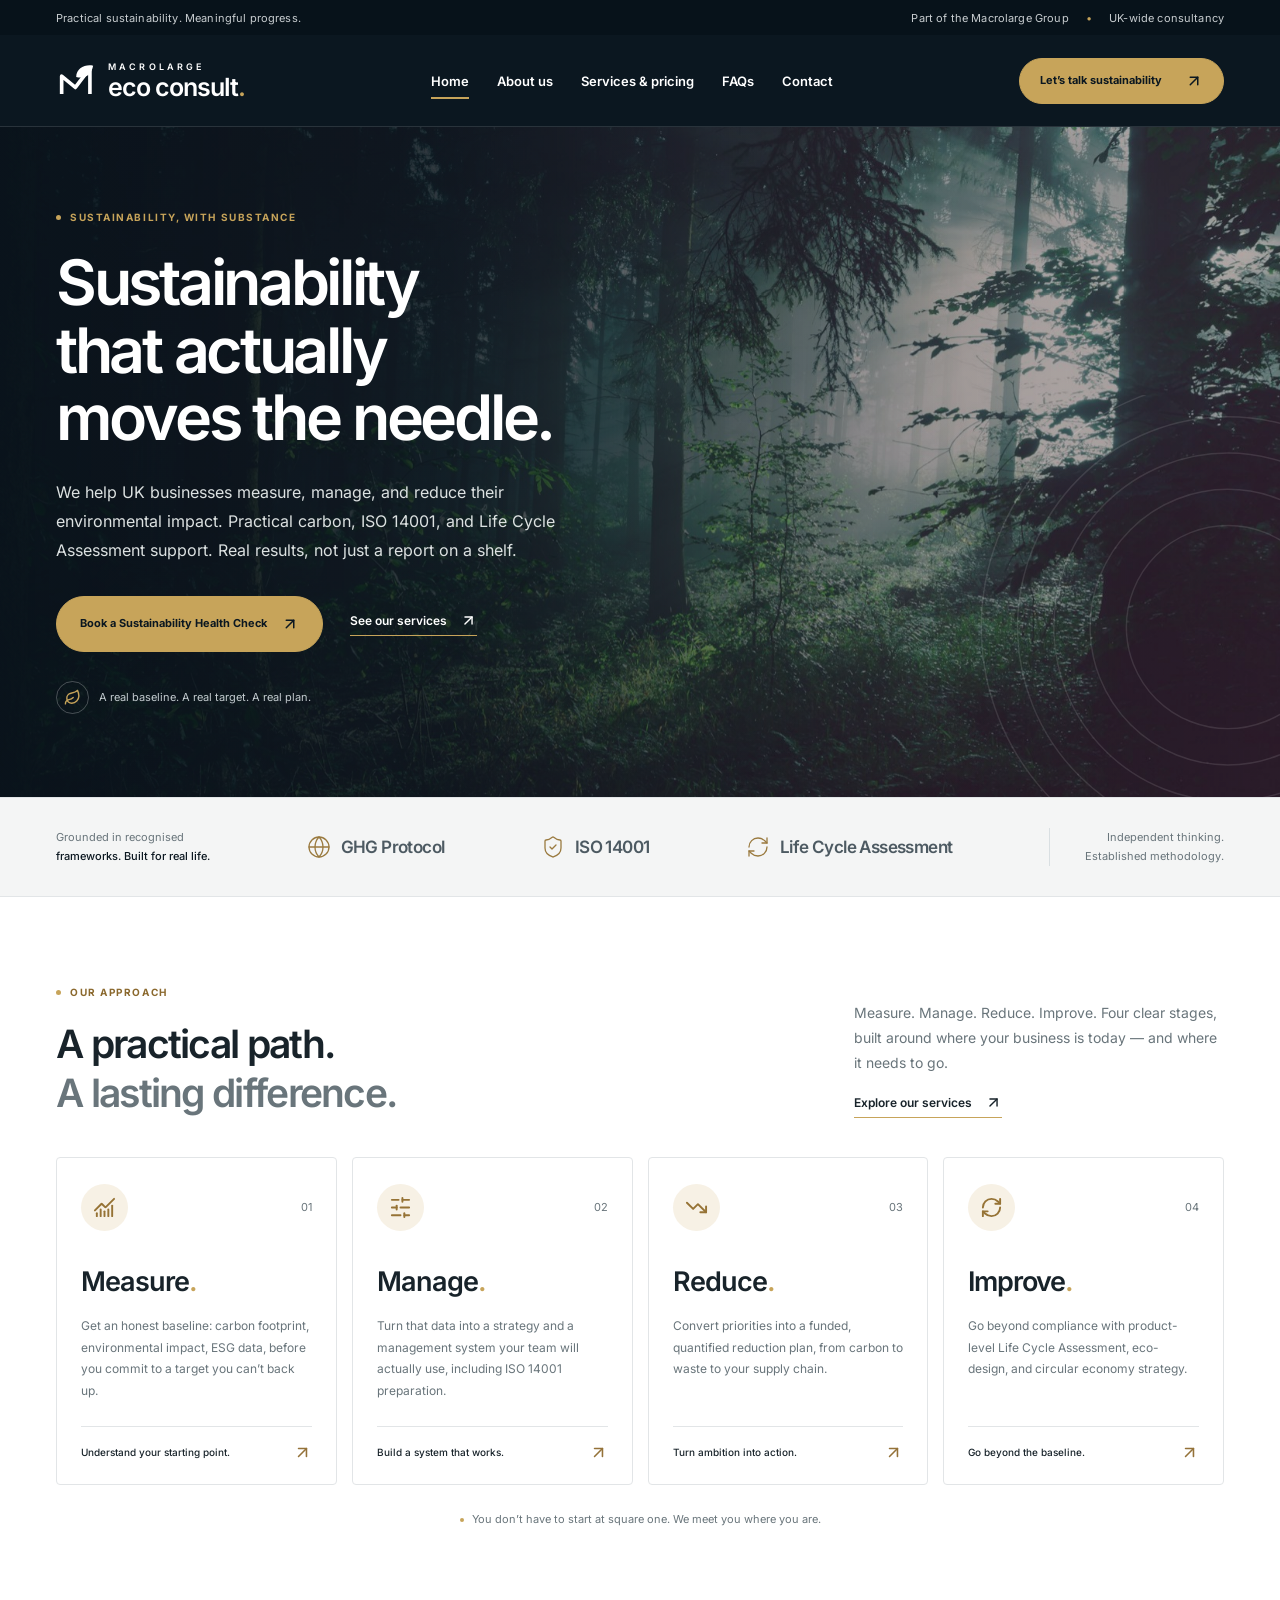
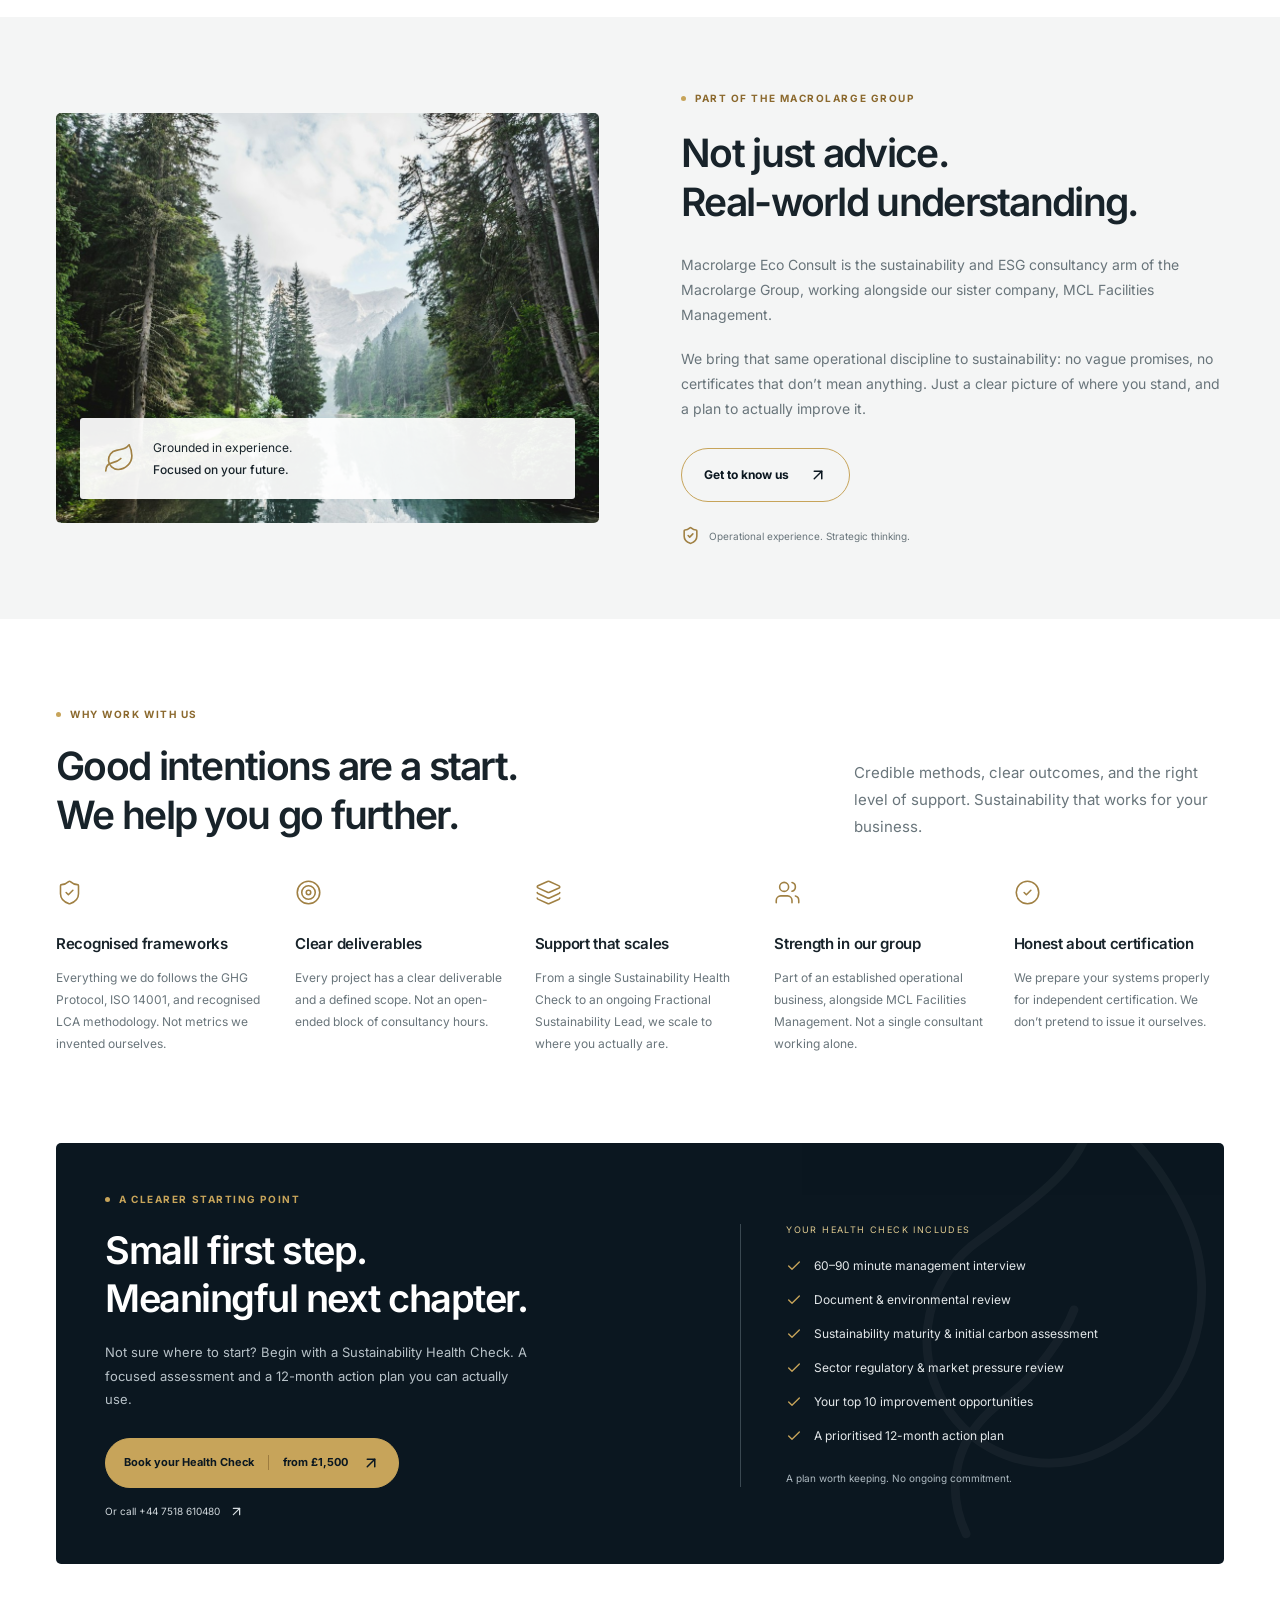
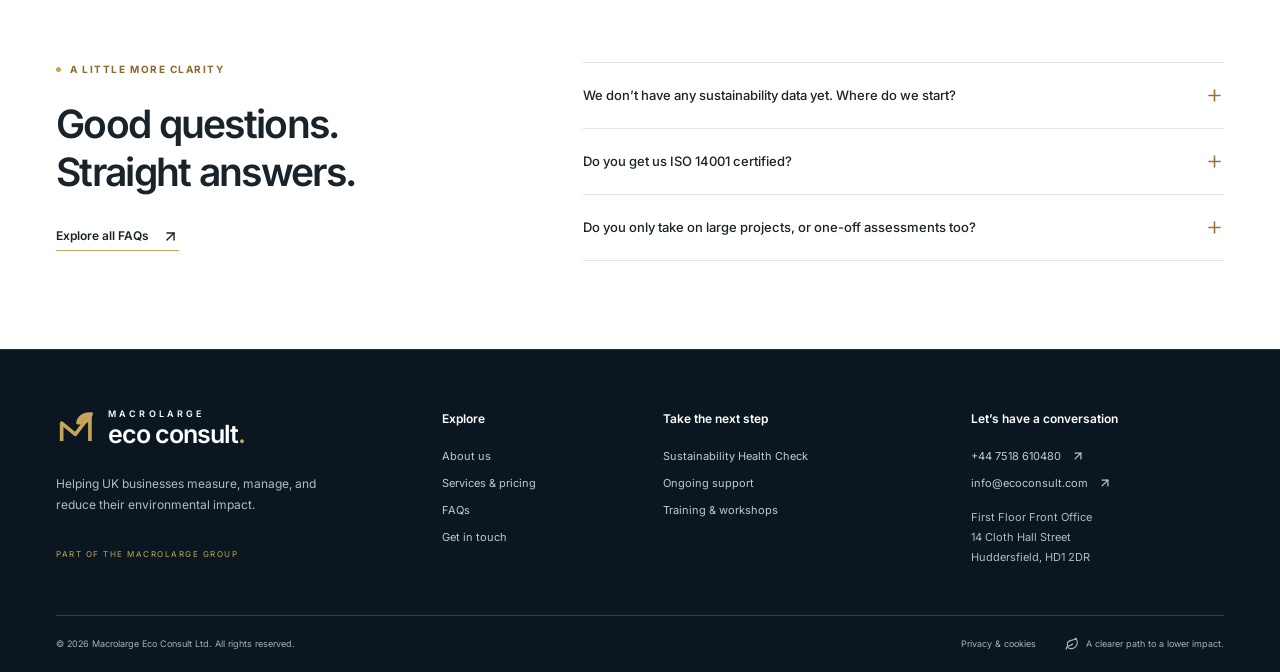
<file: index.html>
<!doctype html>

<html lang="en-GB">
  <head>
    <meta charset="utf-8" />
    <meta content="width=device-width, initial-scale=1" name="viewport" />
    <meta content="#0b1720" name="theme-color" />
    <meta
      content="Practical UK sustainability and ESG consultancy. A real baseline. A real target. A real plan."
      name="description"
    />
    <title>Practical Sustainability | Macrolarge Eco Consult</title>
    <link href="assets/favicon.svg" rel="icon" type="image/svg+xml" />
    <link href="assets/css/style.css" rel="stylesheet" />
    <script defer="" src="assets/js/main.js"></script>
  </head>
  <body>
    <a class="skip-link" href="#main">Skip to content</a>
    <div class="topbar">
      <div class="container topbar-inner">
        <span>Practical sustainability. Meaningful progress.</span
        ><span
          >Part of the Macrolarge Group <span class="top-dot">•</span> UK-wide
          consultancy</span
        >
      </div>
    </div>
    <header>
      <div class="container nav-inner">
        <a
          aria-label="Macrolarge Eco Consult home"
          class="logo"
          data-discover="true"
          href="index.html"
          ><svg aria-hidden="true" viewbox="0 0 52 52">
            <path
              d="M7 42V20l17 14L42 10v32"
              fill="none"
              stroke="currentColor"
              stroke-linejoin="round"
              stroke-width="4.5"
            ></path>
            <path
              d="M25 21C25 10 36 5 46 7c-2 11-10 17-21 14"
              fill="currentColor"
            ></path></svg
          ><span
            ><b>MACROLARGE</b
            ><strong>eco consult<span class="logo-dot">.</span></strong></span
          ></a
        >
        <nav aria-label="Main navigation" class="">
          <a
            aria-current="page"
            class="active"
            data-discover="true"
            href="index.html"
            >Home</a
          ><a class="" data-discover="true" href="about.html">About us</a
          ><a class="" data-discover="true" href="services.html"
            >Services &amp; pricing</a
          ><a class="" data-discover="true" href="faqs.html">FAQs</a
          ><a class="" data-discover="true" href="contact.html">Contact</a>
        </nav>
        <a
          class="btn nav-cta"
          data-discover="true"
          href="contact.html?service=Sustainability%20Health%20Check"
          >Let’s talk sustainability<svg
            aria-hidden="true"
            class="lucide lucide-arrow-up-right"
            fill="none"
            height="18"
            stroke="currentColor"
            stroke-linecap="round"
            stroke-linejoin="round"
            stroke-width="2"
            viewbox="0 0 24 24"
            width="18"
            xmlns="http://www.w3.org/2000/svg"
          >
            <path d="M7 7h10v10"></path>
            <path d="M7 17 17 7"></path></svg></a
        ><button
          aria-expanded="false"
          aria-label="Open menu"
          class="menu-toggle"
        >
          <svg
            aria-hidden="true"
            class="lucide lucide-menu"
            fill="none"
            height="24"
            stroke="currentColor"
            stroke-linecap="round"
            stroke-linejoin="round"
            stroke-width="2"
            viewbox="0 0 24 24"
            width="24"
            xmlns="http://www.w3.org/2000/svg"
          >
            <line x1="4" x2="20" y1="12" y2="12"></line>
            <line x1="4" x2="20" y1="6" y2="6"></line>
            <line x1="4" x2="20" y1="18" y2="18"></line>
          </svg>
        </button>
      </div>
    </header>
    <main id="main">
      <section class="hero container">
        <div class="hero-copy">
          <div class="eyebrow"><span></span>SUSTAINABILITY, WITH SUBSTANCE</div>
          <h1>
            Sustainability<br />that actually<br /><span
              >moves the needle.</span
            >
          </h1>
          <p>
            We help UK businesses measure, manage, and reduce their
            environmental impact. Practical carbon, ISO 14001, and Life Cycle
            Assessment support. Real results, not just a report on a shelf.
          </p>
          <div class="hero-actions">
            <a
              class="btn"
              data-discover="true"
              href="contact.html?service=Sustainability%20Health%20Check"
              >Book a Sustainability Health Check<svg
                aria-hidden="true"
                class="lucide lucide-arrow-up-right"
                fill="none"
                height="18"
                stroke="currentColor"
                stroke-linecap="round"
                stroke-linejoin="round"
                stroke-width="2"
                viewbox="0 0 24 24"
                width="18"
                xmlns="http://www.w3.org/2000/svg"
              >
                <path d="M7 7h10v10"></path>
                <path d="M7 17 17 7"></path></svg></a
            ><a class="text-link" data-discover="true" href="services.html"
              >See our services
              <svg
                aria-hidden="true"
                class="lucide lucide-arrow-up-right"
                fill="none"
                height="17"
                stroke="currentColor"
                stroke-linecap="round"
                stroke-linejoin="round"
                stroke-width="2"
                viewbox="0 0 24 24"
                width="17"
                xmlns="http://www.w3.org/2000/svg"
              >
                <path d="M7 7h10v10"></path>
                <path d="M7 17 17 7"></path></svg
            ></a>
          </div>
          <div class="hero-footnote">
            <span class="tiny-leaf"
              ><svg
                aria-hidden="true"
                class="lucide lucide-leaf"
                fill="none"
                height="17"
                stroke="currentColor"
                stroke-linecap="round"
                stroke-linejoin="round"
                stroke-width="2"
                viewbox="0 0 24 24"
                width="17"
                xmlns="http://www.w3.org/2000/svg"
              >
                <path
                  d="M11 20A7 7 0 0 1 9.8 6.1C15.5 5 17 4.48 19 2c1 2 2 4.18 2 8 0 5.5-4.78 10-10 10Z"
                ></path>
                <path
                  d="M2 21c0-3 1.85-5.36 5.08-6C9.5 14.52 12 13 13 12"
                ></path></svg
            ></span>
            A real baseline. A real target. A real plan.
          </div>
        </div>
        <div class="hero-image">
          <img
            alt="Sunlight filtering through a thriving green forest"
            fetchpriority="high"
            src="assets/images/forest.jpg"
          /><span class="image-label"
            ><span></span> A BETTER BUSINESS. A BETTER IMPACT.</span
          >
          <div class="hero-image-bottom">
            <div>
              <span>PROGRESS STARTS WITH CLARITY</span>
              <p>Less promise.<br />More progress.</p>
            </div>
            <a
              aria-label="Explore our approach"
              class="round-arrow"
              href="#approach"
              ><svg
                aria-hidden="true"
                class="lucide lucide-arrow-down"
                fill="none"
                height="23"
                stroke="currentColor"
                stroke-linecap="round"
                stroke-linejoin="round"
                stroke-width="2"
                viewbox="0 0 24 24"
                width="23"
                xmlns="http://www.w3.org/2000/svg"
              >
                <path d="M12 5v14"></path>
                <path d="m19 12-7 7-7-7"></path></svg
            ></a>
          </div>
          <svg
            aria-hidden="true"
            class="hero-contour"
            fill="none"
            viewbox="0 0 300 300"
          >
            <circle
              cx="255"
              cy="160"
              r="70"
              stroke="white"
              stroke-opacity=".22"
            ></circle>
            <circle
              cx="255"
              cy="160"
              r="95"
              stroke="white"
              stroke-opacity=".22"
            ></circle>
            <circle
              cx="255"
              cy="160"
              r="120"
              stroke="white"
              stroke-opacity=".22"
            ></circle>
            <circle
              cx="255"
              cy="160"
              r="145"
              stroke="white"
              stroke-opacity=".22"
            ></circle>
            <circle
              cx="255"
              cy="160"
              r="170"
              stroke="white"
              stroke-opacity=".22"
            ></circle>
          </svg>
        </div>
      </section>
      <div class="framework-strip">
        <div class="container framework-inner">
          <span
            >Grounded in recognised<br /><b
              >frameworks. Built for real life.</b
            ></span
          >
          <div>
            <svg
              aria-hidden="true"
              class="lucide lucide-globe"
              fill="none"
              height="24"
              stroke="currentColor"
              stroke-linecap="round"
              stroke-linejoin="round"
              stroke-width="2"
              viewbox="0 0 24 24"
              width="24"
              xmlns="http://www.w3.org/2000/svg"
            >
              <circle cx="12" cy="12" r="10"></circle>
              <path d="M12 2a14.5 14.5 0 0 0 0 20 14.5 14.5 0 0 0 0-20"></path>
              <path d="M2 12h20"></path>
            </svg>
            GHG Protocol
          </div>
          <div>
            <svg
              aria-hidden="true"
              class="lucide lucide-shield-check"
              fill="none"
              height="24"
              stroke="currentColor"
              stroke-linecap="round"
              stroke-linejoin="round"
              stroke-width="2"
              viewbox="0 0 24 24"
              width="24"
              xmlns="http://www.w3.org/2000/svg"
            >
              <path
                d="M20 13c0 5-3.5 7.5-7.66 8.95a1 1 0 0 1-.67-.01C7.5 20.5 4 18 4 13V6a1 1 0 0 1 1-1c2 0 4.5-1.2 6.24-2.72a1.17 1.17 0 0 1 1.52 0C14.51 3.81 17 5 19 5a1 1 0 0 1 1 1z"
              ></path>
              <path d="m9 12 2 2 4-4"></path>
            </svg>
            ISO 14001
          </div>
          <div>
            <svg
              aria-hidden="true"
              class="lucide lucide-refresh-cw"
              fill="none"
              height="24"
              stroke="currentColor"
              stroke-linecap="round"
              stroke-linejoin="round"
              stroke-width="2"
              viewbox="0 0 24 24"
              width="24"
              xmlns="http://www.w3.org/2000/svg"
            >
              <path
                d="M3 12a9 9 0 0 1 9-9 9.75 9.75 0 0 1 6.74 2.74L21 8"
              ></path>
              <path d="M21 3v5h-5"></path>
              <path
                d="M21 12a9 9 0 0 1-9 9 9.75 9.75 0 0 1-6.74-2.74L3 16"
              ></path>
              <path d="M8 16H3v5"></path>
            </svg>
            Life Cycle Assessment
          </div>
          <span class="framework-note"
            >Independent thinking.<br />Established methodology.</span
          >
        </div>
      </div>
      <section class="section container" id="approach">
        <div class="section-heading">
          <div>
            <div class="eyebrow"><span></span>OUR APPROACH</div>
            <h2>
              A practical path.<br /><span class="muted-heading"
                >A lasting difference.</span
              >
            </h2>
          </div>
          <div class="section-intro">
            <p>
              Measure. Manage. Reduce. Improve. Four clear stages, built around
              where your business is today — and where it needs to go.
            </p>
            <a class="text-link" data-discover="true" href="services.html"
              >Explore our services
              <svg
                aria-hidden="true"
                class="lucide lucide-arrow-up-right"
                fill="none"
                height="17"
                stroke="currentColor"
                stroke-linecap="round"
                stroke-linejoin="round"
                stroke-width="2"
                viewbox="0 0 24 24"
                width="17"
                xmlns="http://www.w3.org/2000/svg"
              >
                <path d="M7 7h10v10"></path>
                <path d="M7 17 17 7"></path></svg
            ></a>
          </div>
        </div>
        <div class="stage-grid">
          <a
            class="stage-card"
            data-discover="true"
            href="services.html?stage=measure"
            ><div class="stage-top">
              <span class="stage-icon"
                ><svg
                  aria-hidden="true"
                  class="lucide lucide-chart-no-axes-combined"
                  fill="none"
                  height="23"
                  stroke="currentColor"
                  stroke-linecap="round"
                  stroke-linejoin="round"
                  stroke-width="2"
                  viewbox="0 0 24 24"
                  width="23"
                  xmlns="http://www.w3.org/2000/svg"
                >
                  <path d="M12 16v5"></path>
                  <path d="M16 14v7"></path>
                  <path d="M20 10v11"></path>
                  <path
                    d="m22 3-8.646 8.646a.5.5 0 0 1-.708 0L9.354 8.354a.5.5 0 0 0-.707 0L2 15"
                  ></path>
                  <path d="M4 18v3"></path>
                  <path d="M8 14v7"></path></svg></span
              ><span class="step">01</span>
            </div>
            <h3>Measure<span>.</span></h3>
            <p>
              Get an honest baseline: carbon footprint, environmental impact,
              ESG data, before you commit to a target you can’t back up.
            </p>
            <div class="stage-bottom">
              <span>Understand your starting point.</span
              ><svg
                aria-hidden="true"
                class="lucide lucide-arrow-up-right"
                fill="none"
                height="19"
                stroke="currentColor"
                stroke-linecap="round"
                stroke-linejoin="round"
                stroke-width="2"
                viewbox="0 0 24 24"
                width="19"
                xmlns="http://www.w3.org/2000/svg"
              >
                <path d="M7 7h10v10"></path>
                <path d="M7 17 17 7"></path>
              </svg></div></a
          ><a
            class="stage-card"
            data-discover="true"
            href="services.html?stage=manage"
            ><div class="stage-top">
              <span class="stage-icon"
                ><svg
                  aria-hidden="true"
                  class="lucide lucide-sliders-horizontal"
                  fill="none"
                  height="23"
                  stroke="currentColor"
                  stroke-linecap="round"
                  stroke-linejoin="round"
                  stroke-width="2"
                  viewbox="0 0 24 24"
                  width="23"
                  xmlns="http://www.w3.org/2000/svg"
                >
                  <line x1="21" x2="14" y1="4" y2="4"></line>
                  <line x1="10" x2="3" y1="4" y2="4"></line>
                  <line x1="21" x2="12" y1="12" y2="12"></line>
                  <line x1="8" x2="3" y1="12" y2="12"></line>
                  <line x1="21" x2="16" y1="20" y2="20"></line>
                  <line x1="12" x2="3" y1="20" y2="20"></line>
                  <line x1="14" x2="14" y1="2" y2="6"></line>
                  <line x1="8" x2="8" y1="10" y2="14"></line>
                  <line x1="16" x2="16" y1="18" y2="22"></line></svg></span
              ><span class="step">02</span>
            </div>
            <h3>Manage<span>.</span></h3>
            <p>
              Turn that data into a strategy and a management system your team
              will actually use, including ISO 14001 preparation.
            </p>
            <div class="stage-bottom">
              <span>Build a system that works.</span
              ><svg
                aria-hidden="true"
                class="lucide lucide-arrow-up-right"
                fill="none"
                height="19"
                stroke="currentColor"
                stroke-linecap="round"
                stroke-linejoin="round"
                stroke-width="2"
                viewbox="0 0 24 24"
                width="19"
                xmlns="http://www.w3.org/2000/svg"
              >
                <path d="M7 7h10v10"></path>
                <path d="M7 17 17 7"></path>
              </svg></div></a
          ><a
            class="stage-card"
            data-discover="true"
            href="services.html?stage=reduce"
            ><div class="stage-top">
              <span class="stage-icon"
                ><svg
                  aria-hidden="true"
                  class="lucide lucide-trending-down"
                  fill="none"
                  height="23"
                  stroke="currentColor"
                  stroke-linecap="round"
                  stroke-linejoin="round"
                  stroke-width="2"
                  viewbox="0 0 24 24"
                  width="23"
                  xmlns="http://www.w3.org/2000/svg"
                >
                  <polyline points="22 17 13.5 8.5 8.5 13.5 2 7"></polyline>
                  <polyline points="16 17 22 17 22 11"></polyline></svg></span
              ><span class="step">03</span>
            </div>
            <h3>Reduce<span>.</span></h3>
            <p>
              Convert priorities into a funded, quantified reduction plan, from
              carbon to waste to your supply chain.
            </p>
            <div class="stage-bottom">
              <span>Turn ambition into action.</span
              ><svg
                aria-hidden="true"
                class="lucide lucide-arrow-up-right"
                fill="none"
                height="19"
                stroke="currentColor"
                stroke-linecap="round"
                stroke-linejoin="round"
                stroke-width="2"
                viewbox="0 0 24 24"
                width="19"
                xmlns="http://www.w3.org/2000/svg"
              >
                <path d="M7 7h10v10"></path>
                <path d="M7 17 17 7"></path>
              </svg></div></a
          ><a
            class="stage-card"
            data-discover="true"
            href="services.html?stage=improve"
            ><div class="stage-top">
              <span class="stage-icon"
                ><svg
                  aria-hidden="true"
                  class="lucide lucide-refresh-cw"
                  fill="none"
                  height="23"
                  stroke="currentColor"
                  stroke-linecap="round"
                  stroke-linejoin="round"
                  stroke-width="2"
                  viewbox="0 0 24 24"
                  width="23"
                  xmlns="http://www.w3.org/2000/svg"
                >
                  <path
                    d="M3 12a9 9 0 0 1 9-9 9.75 9.75 0 0 1 6.74 2.74L21 8"
                  ></path>
                  <path d="M21 3v5h-5"></path>
                  <path
                    d="M21 12a9 9 0 0 1-9 9 9.75 9.75 0 0 1-6.74-2.74L3 16"
                  ></path>
                  <path d="M8 16H3v5"></path></svg></span
              ><span class="step">04</span>
            </div>
            <h3>Improve<span>.</span></h3>
            <p>
              Go beyond compliance with product-level Life Cycle Assessment,
              eco-design, and circular economy strategy.
            </p>
            <div class="stage-bottom">
              <span>Go beyond the baseline.</span
              ><svg
                aria-hidden="true"
                class="lucide lucide-arrow-up-right"
                fill="none"
                height="19"
                stroke="currentColor"
                stroke-linecap="round"
                stroke-linejoin="round"
                stroke-width="2"
                viewbox="0 0 24 24"
                width="19"
                xmlns="http://www.w3.org/2000/svg"
              >
                <path d="M7 7h10v10"></path>
                <path d="M7 17 17 7"></path>
              </svg></div
          ></a>
        </div>
        <p class="section-note">
          <span></span> You don’t have to start at square one. We meet you where
          you are.
        </p>
      </section>
      <section class="about-teaser">
        <div class="container about-split">
          <div class="about-photo">
            <img
              alt="Lush woodland with sunlight across the forest floor"
              loading="lazy"
              src="assets/images/woodland.jpg"
            />
            <div class="photo-caption">
              <svg
                aria-hidden="true"
                class="lucide lucide-leaf"
                fill="none"
                height="24"
                stroke="currentColor"
                stroke-linecap="round"
                stroke-linejoin="round"
                stroke-width="2"
                viewbox="0 0 24 24"
                width="24"
                xmlns="http://www.w3.org/2000/svg"
              >
                <path
                  d="M11 20A7 7 0 0 1 9.8 6.1C15.5 5 17 4.48 19 2c1 2 2 4.18 2 8 0 5.5-4.78 10-10 10Z"
                ></path>
                <path
                  d="M2 21c0-3 1.85-5.36 5.08-6C9.5 14.52 12 13 13 12"
                ></path></svg
              ><span
                >Grounded in experience.<br /><b
                  >Focused on your future.</b
                ></span
              >
            </div>
          </div>
          <div class="about-copy">
            <div class="eyebrow"><span></span>PART OF THE MACROLARGE GROUP</div>
            <h2>Not just advice.<br />Real-world understanding.</h2>
            <p>
              Macrolarge Eco Consult is the sustainability and ESG consultancy
              arm of the Macrolarge Group, working alongside our sister company,
              MCL Facilities Management.
            </p>
            <p>
              We bring that same operational discipline to sustainability: no
              vague promises, no certificates that don’t mean anything. Just a
              clear picture of where you stand, and a plan to actually improve
              it.
            </p>
            <a class="btn btn-outline" data-discover="true" href="about.html"
              >Get to know us<svg
                aria-hidden="true"
                class="lucide lucide-arrow-up-right"
                fill="none"
                height="18"
                stroke="currentColor"
                stroke-linecap="round"
                stroke-linejoin="round"
                stroke-width="2"
                viewbox="0 0 24 24"
                width="18"
                xmlns="http://www.w3.org/2000/svg"
              >
                <path d="M7 7h10v10"></path>
                <path d="M7 17 17 7"></path></svg
            ></a>
            <div class="about-small">
              <svg
                aria-hidden="true"
                class="lucide lucide-shield-check"
                fill="none"
                height="19"
                stroke="currentColor"
                stroke-linecap="round"
                stroke-linejoin="round"
                stroke-width="2"
                viewbox="0 0 24 24"
                width="19"
                xmlns="http://www.w3.org/2000/svg"
              >
                <path
                  d="M20 13c0 5-3.5 7.5-7.66 8.95a1 1 0 0 1-.67-.01C7.5 20.5 4 18 4 13V6a1 1 0 0 1 1-1c2 0 4.5-1.2 6.24-2.72a1.17 1.17 0 0 1 1.52 0C14.51 3.81 17 5 19 5a1 1 0 0 1 1 1z"
                ></path>
                <path d="m9 12 2 2 4-4"></path>
              </svg>
              Operational experience. Strategic thinking.
            </div>
          </div>
        </div>
      </section>
      <section class="section container">
        <div class="section-heading">
          <div>
            <div class="eyebrow"><span></span>WHY WORK WITH US</div>
            <h2>Good intentions are a start.<br />We help you go further.</h2>
          </div>
          <p class="section-intro">
            Credible methods, clear outcomes, and the right level of support.
            Sustainability that works for your business.
          </p>
        </div>
        <div class="benefit-grid">
          <article>
            <svg
              aria-hidden="true"
              class="lucide lucide-shield-check"
              fill="none"
              height="27"
              stroke="currentColor"
              stroke-linecap="round"
              stroke-linejoin="round"
              stroke-width="2"
              viewbox="0 0 24 24"
              width="27"
              xmlns="http://www.w3.org/2000/svg"
            >
              <path
                d="M20 13c0 5-3.5 7.5-7.66 8.95a1 1 0 0 1-.67-.01C7.5 20.5 4 18 4 13V6a1 1 0 0 1 1-1c2 0 4.5-1.2 6.24-2.72a1.17 1.17 0 0 1 1.52 0C14.51 3.81 17 5 19 5a1 1 0 0 1 1 1z"
              ></path>
              <path d="m9 12 2 2 4-4"></path>
            </svg>
            <h3>Recognised frameworks</h3>
            <p>
              Everything we do follows the GHG Protocol, ISO 14001, and
              recognised LCA methodology. Not metrics we invented ourselves.
            </p>
          </article>
          <article>
            <svg
              aria-hidden="true"
              class="lucide lucide-target"
              fill="none"
              height="27"
              stroke="currentColor"
              stroke-linecap="round"
              stroke-linejoin="round"
              stroke-width="2"
              viewbox="0 0 24 24"
              width="27"
              xmlns="http://www.w3.org/2000/svg"
            >
              <circle cx="12" cy="12" r="10"></circle>
              <circle cx="12" cy="12" r="6"></circle>
              <circle cx="12" cy="12" r="2"></circle>
            </svg>
            <h3>Clear deliverables</h3>
            <p>
              Every project has a clear deliverable and a defined scope. Not an
              open-ended block of consultancy hours.
            </p>
          </article>
          <article>
            <svg
              aria-hidden="true"
              class="lucide lucide-layers"
              fill="none"
              height="27"
              stroke="currentColor"
              stroke-linecap="round"
              stroke-linejoin="round"
              stroke-width="2"
              viewbox="0 0 24 24"
              width="27"
              xmlns="http://www.w3.org/2000/svg"
            >
              <path
                d="M12.83 2.18a2 2 0 0 0-1.66 0L2.6 6.08a1 1 0 0 0 0 1.83l8.58 3.91a2 2 0 0 0 1.66 0l8.58-3.9a1 1 0 0 0 0-1.83z"
              ></path>
              <path
                d="M2 12a1 1 0 0 0 .58.91l8.6 3.91a2 2 0 0 0 1.65 0l8.58-3.9A1 1 0 0 0 22 12"
              ></path>
              <path
                d="M2 17a1 1 0 0 0 .58.91l8.6 3.91a2 2 0 0 0 1.65 0l8.58-3.9A1 1 0 0 0 22 17"
              ></path>
            </svg>
            <h3>Support that scales</h3>
            <p>
              From a single Sustainability Health Check to an ongoing Fractional
              Sustainability Lead, we scale to where you actually are.
            </p>
          </article>
          <article>
            <svg
              aria-hidden="true"
              class="lucide lucide-users"
              fill="none"
              height="27"
              stroke="currentColor"
              stroke-linecap="round"
              stroke-linejoin="round"
              stroke-width="2"
              viewbox="0 0 24 24"
              width="27"
              xmlns="http://www.w3.org/2000/svg"
            >
              <path d="M16 21v-2a4 4 0 0 0-4-4H6a4 4 0 0 0-4 4v2"></path>
              <circle cx="9" cy="7" r="4"></circle>
              <path d="M22 21v-2a4 4 0 0 0-3-3.87"></path>
              <path d="M16 3.13a4 4 0 0 1 0 7.75"></path>
            </svg>
            <h3>Strength in our group</h3>
            <p>
              Part of an established operational business, alongside MCL
              Facilities Management. Not a single consultant working alone.
            </p>
          </article>
          <article>
            <svg
              aria-hidden="true"
              class="lucide lucide-circle-check"
              fill="none"
              height="27"
              stroke="currentColor"
              stroke-linecap="round"
              stroke-linejoin="round"
              stroke-width="2"
              viewbox="0 0 24 24"
              width="27"
              xmlns="http://www.w3.org/2000/svg"
            >
              <circle cx="12" cy="12" r="10"></circle>
              <path d="m9 12 2 2 4-4"></path>
            </svg>
            <h3>Honest about certification</h3>
            <p>
              We prepare your systems properly for independent certification. We
              don’t pretend to issue it ourselves.
            </p>
          </article>
        </div>
      </section>
      <section class="health-section container">
        <div class="health-banner">
          <div aria-hidden="true" class="health-art">
            <svg
              aria-hidden="true"
              class="lucide lucide-leaf"
              fill="none"
              height="24"
              stroke="currentColor"
              stroke-linecap="round"
              stroke-linejoin="round"
              stroke-width="2"
              viewbox="0 0 24 24"
              width="24"
              xmlns="http://www.w3.org/2000/svg"
            >
              <path
                d="M11 20A7 7 0 0 1 9.8 6.1C15.5 5 17 4.48 19 2c1 2 2 4.18 2 8 0 5.5-4.78 10-10 10Z"
              ></path>
              <path d="M2 21c0-3 1.85-5.36 5.08-6C9.5 14.52 12 13 13 12"></path>
            </svg>
          </div>
          <div>
            <div class="eyebrow"><span></span>A CLEARER STARTING POINT</div>
            <h2>Small first step.<br />Meaningful next chapter.</h2>
            <p>
              Not sure where to start? Begin with a Sustainability Health Check.
              A focused assessment and a 12-month action plan you can actually
              use.
            </p>
            <div class="health-actions">
              <a
                class="btn btn-light"
                data-discover="true"
                href="contact.html?service=Sustainability%20Health%20Check"
                >Book your Health Check
                <span class="button-divider"></span> from £1,500<svg
                  aria-hidden="true"
                  class="lucide lucide-arrow-up-right"
                  fill="none"
                  height="18"
                  stroke="currentColor"
                  stroke-linecap="round"
                  stroke-linejoin="round"
                  stroke-width="2"
                  viewbox="0 0 24 24"
                  width="18"
                  xmlns="http://www.w3.org/2000/svg"
                >
                  <path d="M7 7h10v10"></path>
                  <path d="M7 17 17 7"></path></svg></a
              ><a href="tel:+447518610480"
                >Or call +44 7518 610480
                <svg
                  aria-hidden="true"
                  class="lucide lucide-arrow-up-right"
                  fill="none"
                  height="15"
                  stroke="currentColor"
                  stroke-linecap="round"
                  stroke-linejoin="round"
                  stroke-width="2"
                  viewbox="0 0 24 24"
                  width="15"
                  xmlns="http://www.w3.org/2000/svg"
                >
                  <path d="M7 7h10v10"></path>
                  <path d="M7 17 17 7"></path></svg
              ></a>
            </div>
          </div>
          <div class="health-includes">
            <span>YOUR HEALTH CHECK INCLUDES</span>
            <div>
              <svg
                aria-hidden="true"
                class="lucide lucide-check"
                fill="none"
                height="16"
                stroke="currentColor"
                stroke-linecap="round"
                stroke-linejoin="round"
                stroke-width="2"
                viewbox="0 0 24 24"
                width="16"
                xmlns="http://www.w3.org/2000/svg"
              >
                <path d="M20 6 9 17l-5-5"></path></svg
              >60–90 minute management interview
            </div>
            <div>
              <svg
                aria-hidden="true"
                class="lucide lucide-check"
                fill="none"
                height="16"
                stroke="currentColor"
                stroke-linecap="round"
                stroke-linejoin="round"
                stroke-width="2"
                viewbox="0 0 24 24"
                width="16"
                xmlns="http://www.w3.org/2000/svg"
              >
                <path d="M20 6 9 17l-5-5"></path></svg
              >Document &amp; environmental review
            </div>
            <div>
              <svg
                aria-hidden="true"
                class="lucide lucide-check"
                fill="none"
                height="16"
                stroke="currentColor"
                stroke-linecap="round"
                stroke-linejoin="round"
                stroke-width="2"
                viewbox="0 0 24 24"
                width="16"
                xmlns="http://www.w3.org/2000/svg"
              >
                <path d="M20 6 9 17l-5-5"></path></svg
              >Sustainability maturity &amp; initial carbon assessment
            </div>
            <div>
              <svg
                aria-hidden="true"
                class="lucide lucide-check"
                fill="none"
                height="16"
                stroke="currentColor"
                stroke-linecap="round"
                stroke-linejoin="round"
                stroke-width="2"
                viewbox="0 0 24 24"
                width="16"
                xmlns="http://www.w3.org/2000/svg"
              >
                <path d="M20 6 9 17l-5-5"></path></svg
              >Sector regulatory &amp; market pressure review
            </div>
            <div>
              <svg
                aria-hidden="true"
                class="lucide lucide-check"
                fill="none"
                height="16"
                stroke="currentColor"
                stroke-linecap="round"
                stroke-linejoin="round"
                stroke-width="2"
                viewbox="0 0 24 24"
                width="16"
                xmlns="http://www.w3.org/2000/svg"
              >
                <path d="M20 6 9 17l-5-5"></path></svg
              >Your top 10 improvement opportunities
            </div>
            <div>
              <svg
                aria-hidden="true"
                class="lucide lucide-check"
                fill="none"
                height="16"
                stroke="currentColor"
                stroke-linecap="round"
                stroke-linejoin="round"
                stroke-width="2"
                viewbox="0 0 24 24"
                width="16"
                xmlns="http://www.w3.org/2000/svg"
              >
                <path d="M20 6 9 17l-5-5"></path></svg
              >A prioritised 12-month action plan
            </div>
            <p>A plan worth keeping. No ongoing commitment.</p>
          </div>
        </div>
      </section>
      <section class="container home-faq section">
        <div>
          <div class="eyebrow"><span></span>A LITTLE MORE CLARITY</div>
          <h2>Good questions.<br />Straight answers.</h2>
          <a class="text-link" data-discover="true" href="faqs.html"
            >Explore all FAQs
            <svg
              aria-hidden="true"
              class="lucide lucide-arrow-up-right"
              fill="none"
              height="17"
              stroke="currentColor"
              stroke-linecap="round"
              stroke-linejoin="round"
              stroke-width="2"
              viewbox="0 0 24 24"
              width="17"
              xmlns="http://www.w3.org/2000/svg"
            >
              <path d="M7 7h10v10"></path>
              <path d="M7 17 17 7"></path></svg
          ></a>
        </div>
        <div class="faq-list">
          <details>
            <summary>
              We don’t have any sustainability data yet. Where do we start?<span
                class="faq-plus"
                ><svg
                  aria-hidden="true"
                  class="lucide lucide-plus"
                  fill="none"
                  height="19"
                  stroke="currentColor"
                  stroke-linecap="round"
                  stroke-linejoin="round"
                  stroke-width="2"
                  viewbox="0 0 24 24"
                  width="19"
                  xmlns="http://www.w3.org/2000/svg"
                >
                  <path d="M5 12h14"></path>
                  <path d="M12 5v14"></path></svg></span
              ><span class="faq-minus"
                ><svg
                  aria-hidden="true"
                  class="lucide lucide-minus"
                  fill="none"
                  height="19"
                  stroke="currentColor"
                  stroke-linecap="round"
                  stroke-linejoin="round"
                  stroke-width="2"
                  viewbox="0 0 24 24"
                  width="19"
                  xmlns="http://www.w3.org/2000/svg"
                >
                  <path d="M5 12h14"></path></svg
              ></span>
            </summary>
            <p>
              Start with a Sustainability Health Check. It’s a short, structured
              assessment that gives you a maturity score, an initial carbon
              estimate, and a prioritised 12-month action plan, so you know
              exactly where to focus before committing to anything larger.
            </p>
          </details>
          <details>
            <summary>
              Do you get us ISO 14001 certified?<span class="faq-plus"
                ><svg
                  aria-hidden="true"
                  class="lucide lucide-plus"
                  fill="none"
                  height="19"
                  stroke="currentColor"
                  stroke-linecap="round"
                  stroke-linejoin="round"
                  stroke-width="2"
                  viewbox="0 0 24 24"
                  width="19"
                  xmlns="http://www.w3.org/2000/svg"
                >
                  <path d="M5 12h14"></path>
                  <path d="M12 5v14"></path></svg></span
              ><span class="faq-minus"
                ><svg
                  aria-hidden="true"
                  class="lucide lucide-minus"
                  fill="none"
                  height="19"
                  stroke="currentColor"
                  stroke-linecap="round"
                  stroke-linejoin="round"
                  stroke-width="2"
                  viewbox="0 0 24 24"
                  width="19"
                  xmlns="http://www.w3.org/2000/svg"
                >
                  <path d="M5 12h14"></path></svg
              ></span>
            </summary>
            <p>
              No. Certification is issued independently by an accredited
              certification body, not by us. What we do is help you design,
              implement, and prepare your environmental management system so
              it’s genuinely ready for that independent certification process.
            </p>
          </details>
          <details>
            <summary>
              Do you only take on large projects, or one-off assessments
              too?<span class="faq-plus"
                ><svg
                  aria-hidden="true"
                  class="lucide lucide-plus"
                  fill="none"
                  height="19"
                  stroke="currentColor"
                  stroke-linecap="round"
                  stroke-linejoin="round"
                  stroke-width="2"
                  viewbox="0 0 24 24"
                  width="19"
                  xmlns="http://www.w3.org/2000/svg"
                >
                  <path d="M5 12h14"></path>
                  <path d="M12 5v14"></path></svg></span
              ><span class="faq-minus"
                ><svg
                  aria-hidden="true"
                  class="lucide lucide-minus"
                  fill="none"
                  height="19"
                  stroke="currentColor"
                  stroke-linecap="round"
                  stroke-linejoin="round"
                  stroke-width="2"
                  viewbox="0 0 24 24"
                  width="19"
                  xmlns="http://www.w3.org/2000/svg"
                >
                  <path d="M5 12h14"></path></svg
              ></span>
            </summary>
            <p>
              Both. Many clients start with a single assessment, like a carbon
              footprint or an ISO 14001 gap analysis, and move into ongoing
              retainer support once priorities are clear. There’s no minimum
              commitment to get started.
            </p>
          </details>
        </div>
      </section>
    </main>
    <footer>
      <div class="container">
        <div class="footer-main">
          <div class="footer-brand">
            <a
              aria-label="Macrolarge Eco Consult home"
              class="logo"
              data-discover="true"
              href="index.html"
              ><svg aria-hidden="true" viewbox="0 0 52 52">
                <path
                  d="M7 42V20l17 14L42 10v32"
                  fill="none"
                  stroke="currentColor"
                  stroke-linejoin="round"
                  stroke-width="4.5"
                ></path>
                <path
                  d="M25 21C25 10 36 5 46 7c-2 11-10 17-21 14"
                  fill="currentColor"
                ></path></svg
              ><span
                ><b>MACROLARGE</b
                ><strong
                  >eco consult<span class="logo-dot">.</span></strong
                ></span
              ></a
            >
            <p>
              Helping UK businesses measure, manage, and reduce their
              environmental impact.
            </p>
            <span class="group-label">PART OF THE MACROLARGE GROUP</span>
          </div>
          <div>
            <h3>Explore</h3>
            <a data-discover="true" href="about.html">About us</a
            ><a data-discover="true" href="services.html"
              >Services &amp; pricing</a
            ><a data-discover="true" href="faqs.html">FAQs</a
            ><a data-discover="true" href="contact.html">Get in touch</a>
          </div>
          <div>
            <h3>Take the next step</h3>
            <a
              data-discover="true"
              href="contact.html?service=Sustainability%20Health%20Check"
              >Sustainability Health Check</a
            ><a data-discover="true" href="services.html#retainers"
              >Ongoing support</a
            ><a data-discover="true" href="services.html#training"
              >Training &amp; workshops</a
            >
          </div>
          <div class="footer-contact">
            <h3>Let’s have a conversation</h3>
            <a href="tel:+447518610480"
              >+44 7518 610480
              <svg
                aria-hidden="true"
                class="lucide lucide-arrow-up-right"
                fill="none"
                height="14"
                stroke="currentColor"
                stroke-linecap="round"
                stroke-linejoin="round"
                stroke-width="2"
                viewbox="0 0 24 24"
                width="14"
                xmlns="http://www.w3.org/2000/svg"
              >
                <path d="M7 7h10v10"></path>
                <path d="M7 17 17 7"></path></svg></a
            ><a href="mailto:info@ecoconsult.com"
              >info@ecoconsult.com
              <svg
                aria-hidden="true"
                class="lucide lucide-arrow-up-right"
                fill="none"
                height="14"
                stroke="currentColor"
                stroke-linecap="round"
                stroke-linejoin="round"
                stroke-width="2"
                viewbox="0 0 24 24"
                width="14"
                xmlns="http://www.w3.org/2000/svg"
              >
                <path d="M7 7h10v10"></path>
                <path d="M7 17 17 7"></path></svg
            ></a>
            <p>
              First Floor Front Office<br />14 Cloth Hall Street<br />Huddersfield,
              HD1 2DR
            </p>
          </div>
        </div>
        <div class="footer-bottom">
          <span>© 2026 Macrolarge Eco Consult Ltd. All rights reserved.</span
          ><span
            ><a data-discover="true" href="privacy.html"
              >Privacy &amp; cookies</a
            ><span class="made-for"
              ><svg
                aria-hidden="true"
                class="lucide lucide-leaf"
                fill="none"
                height="14"
                stroke="currentColor"
                stroke-linecap="round"
                stroke-linejoin="round"
                stroke-width="2"
                viewbox="0 0 24 24"
                width="14"
                xmlns="http://www.w3.org/2000/svg"
              >
                <path
                  d="M11 20A7 7 0 0 1 9.8 6.1C15.5 5 17 4.48 19 2c1 2 2 4.18 2 8 0 5.5-4.78 10-10 10Z"
                ></path>
                <path
                  d="M2 21c0-3 1.85-5.36 5.08-6C9.5 14.52 12 13 13 12"
                ></path>
              </svg>
              A clearer path to a lower impact.</span
            ></span
          >
        </div>
      </div>
    </footer>
  </body>
</html>
</file>
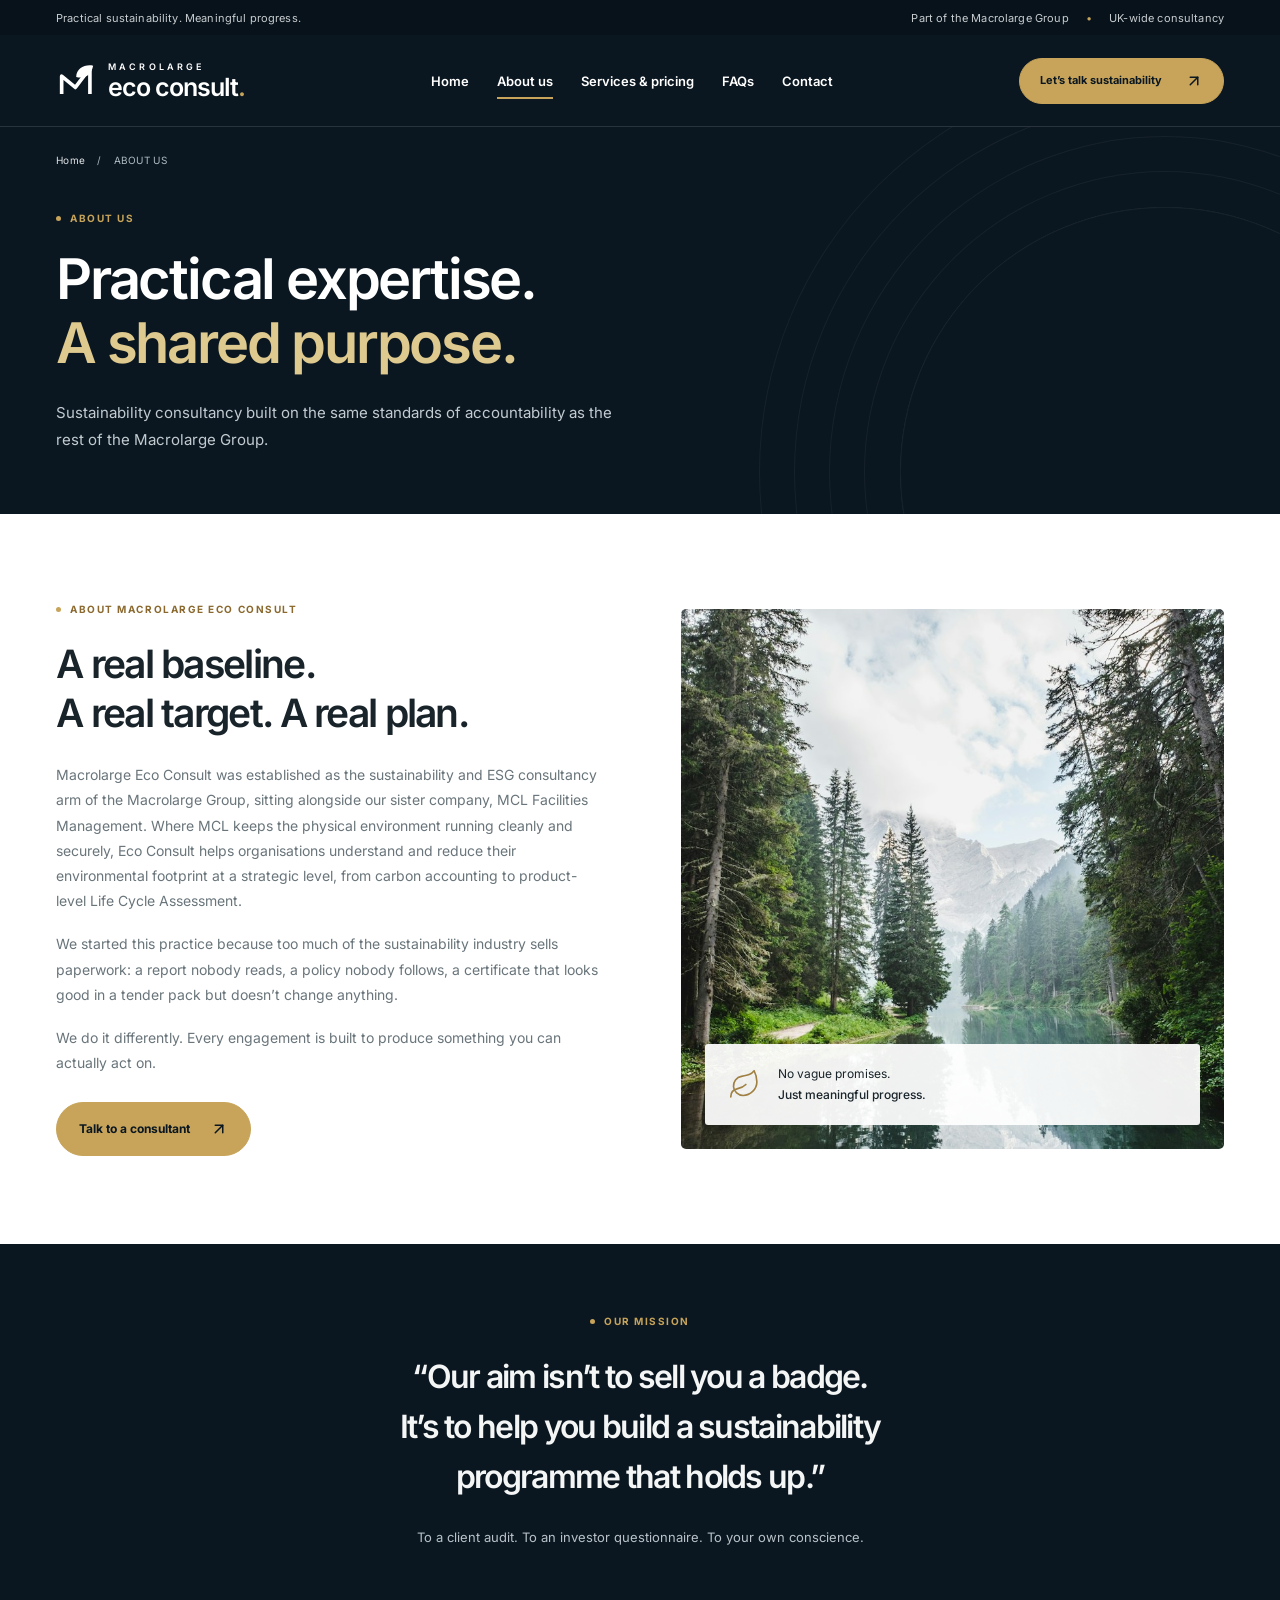
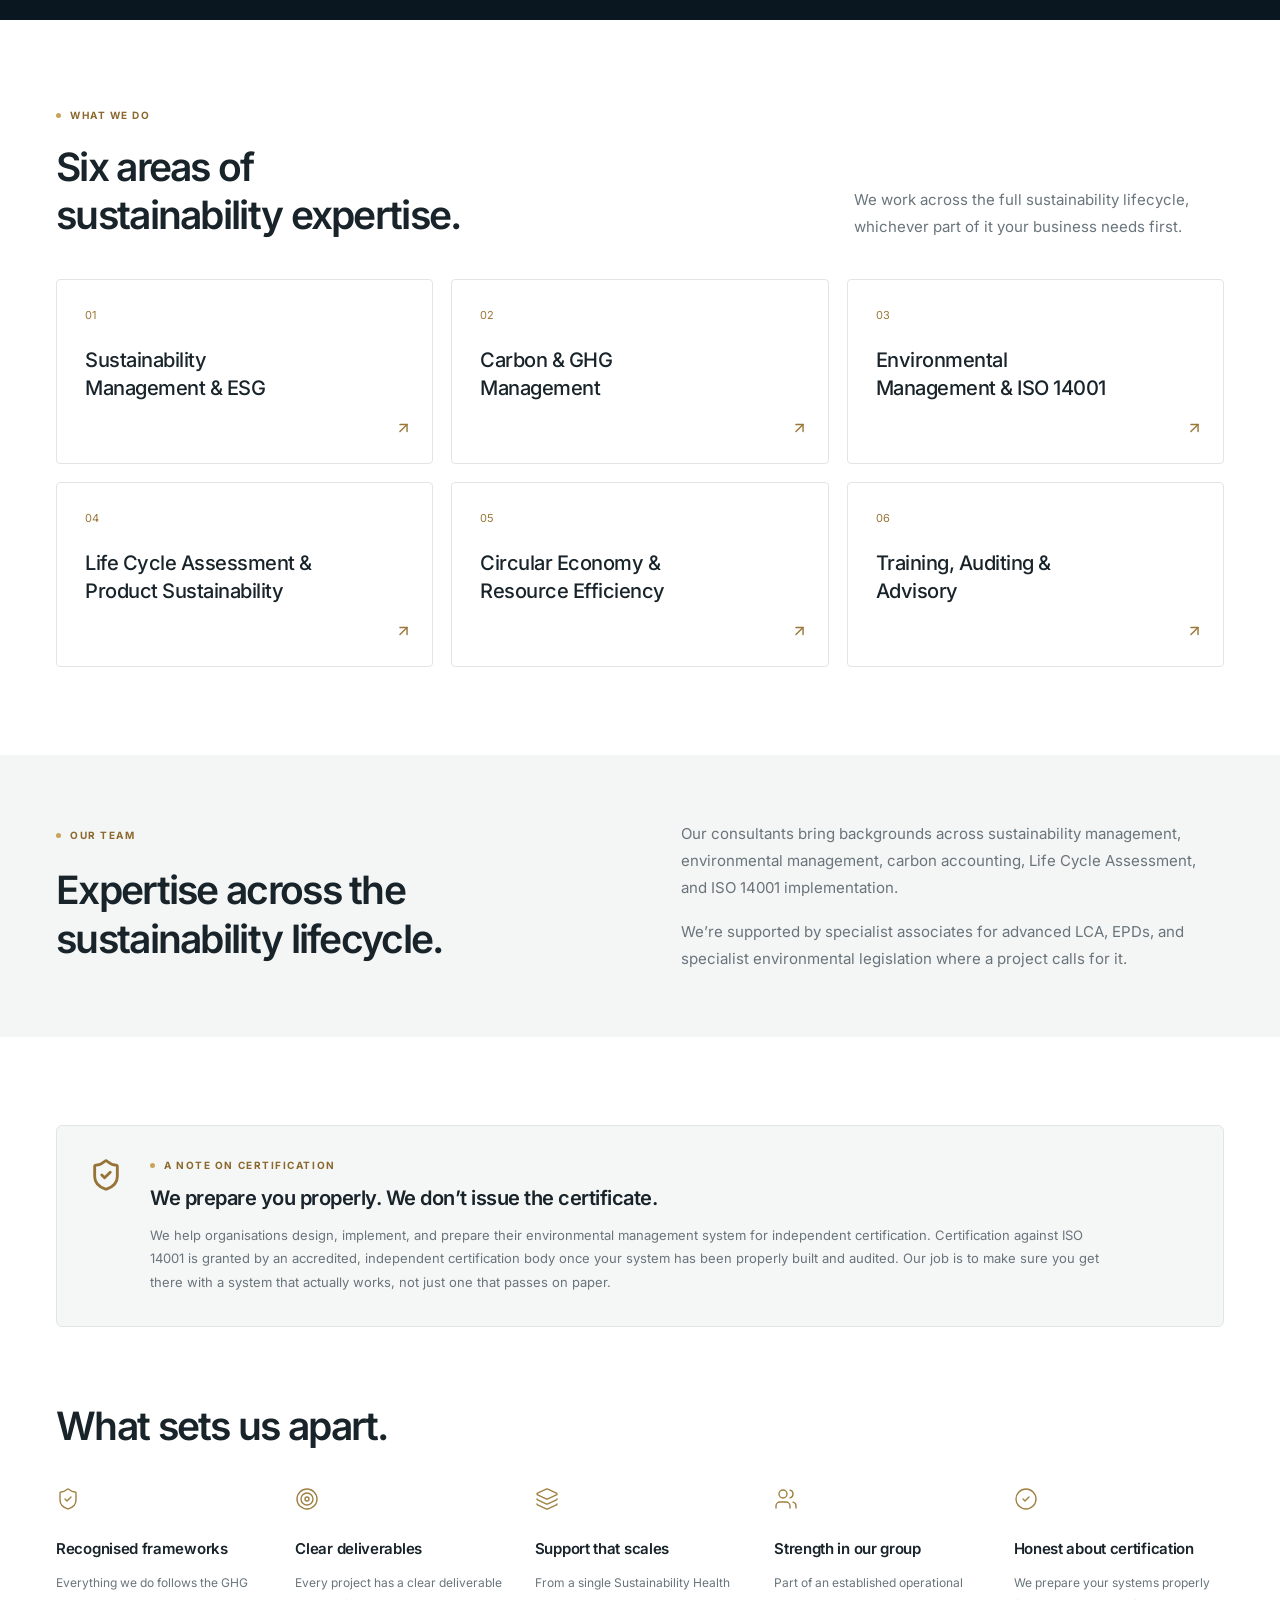
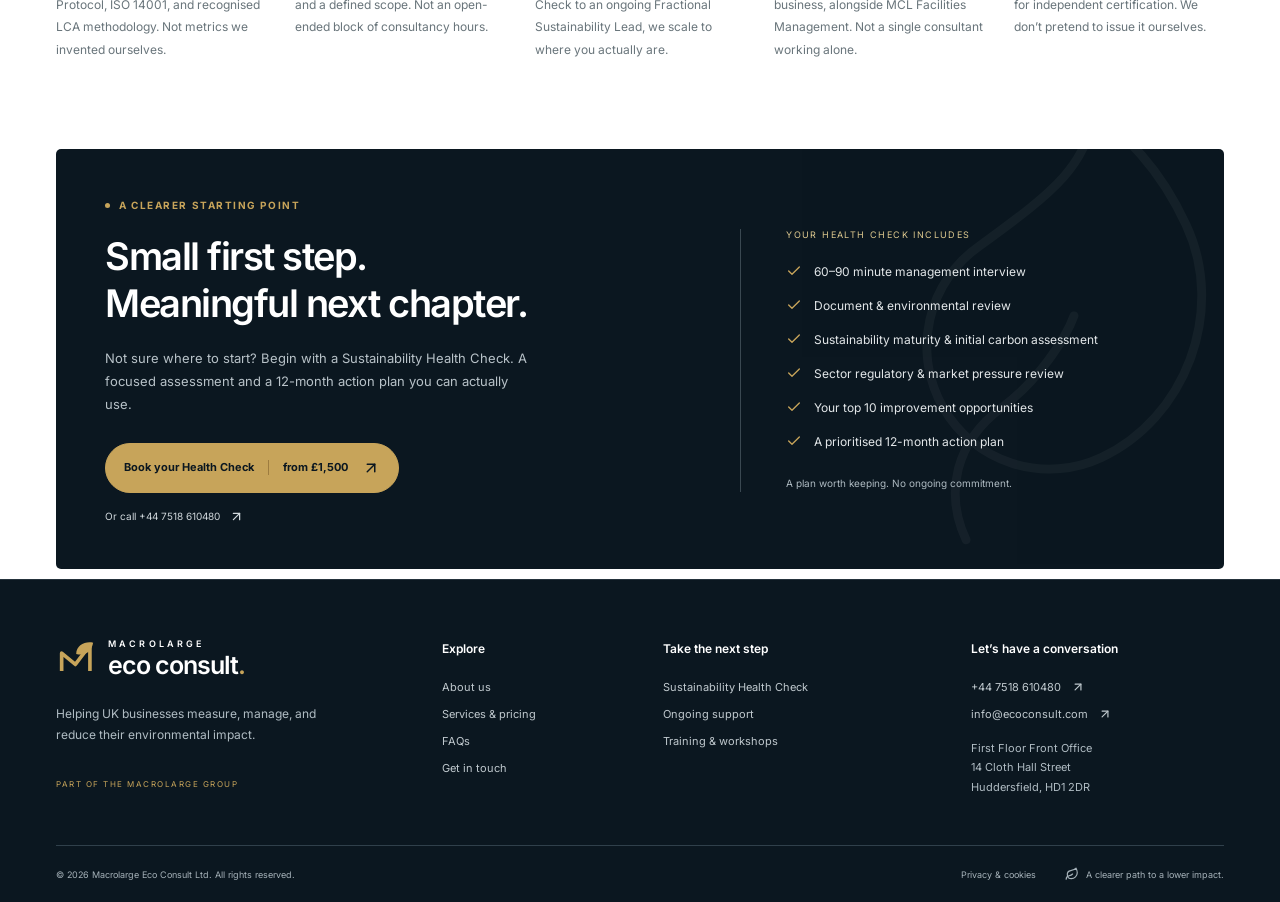
<file: about.html>
<!doctype html>

<html lang="en-GB">
  <head>
    <meta charset="utf-8" />
    <meta content="width=device-width, initial-scale=1" name="viewport" />
    <meta content="#0b1720" name="theme-color" />
    <meta
      content="Meet Macrolarge Eco Consult, the sustainability and ESG consultancy arm of the Macrolarge Group."
      name="description"
    />
    <title>About Us | Macrolarge Eco Consult</title>
    <link href="assets/favicon.svg" rel="icon" type="image/svg+xml" />
    <link href="assets/css/style.css" rel="stylesheet" />
    <script defer="" src="assets/js/main.js"></script>
  </head>
  <body>
    <a class="skip-link" href="#main">Skip to content</a>
    <div class="topbar">
      <div class="container topbar-inner">
        <span>Practical sustainability. Meaningful progress.</span
        ><span
          >Part of the Macrolarge Group <span class="top-dot">•</span> UK-wide
          consultancy</span
        >
      </div>
    </div>
    <header>
      <div class="container nav-inner">
        <a
          aria-label="Macrolarge Eco Consult home"
          class="logo"
          data-discover="true"
          href="index.html"
          ><svg aria-hidden="true" viewbox="0 0 52 52">
            <path
              d="M7 42V20l17 14L42 10v32"
              fill="none"
              stroke="currentColor"
              stroke-linejoin="round"
              stroke-width="4.5"
            ></path>
            <path
              d="M25 21C25 10 36 5 46 7c-2 11-10 17-21 14"
              fill="currentColor"
            ></path></svg
          ><span
            ><b>MACROLARGE</b
            ><strong>eco consult<span class="logo-dot">.</span></strong></span
          ></a
        >
        <nav aria-label="Main navigation" class="">
          <a class="" data-discover="true" href="index.html">Home</a
          ><a
            aria-current="page"
            class="active"
            data-discover="true"
            href="about.html"
            >About us</a
          ><a class="" data-discover="true" href="services.html"
            >Services &amp; pricing</a
          ><a class="" data-discover="true" href="faqs.html">FAQs</a
          ><a class="" data-discover="true" href="contact.html">Contact</a>
        </nav>
        <a
          class="btn nav-cta"
          data-discover="true"
          href="contact.html?service=Sustainability%20Health%20Check"
          >Let’s talk sustainability<svg
            aria-hidden="true"
            class="lucide lucide-arrow-up-right"
            fill="none"
            height="18"
            stroke="currentColor"
            stroke-linecap="round"
            stroke-linejoin="round"
            stroke-width="2"
            viewbox="0 0 24 24"
            width="18"
            xmlns="http://www.w3.org/2000/svg"
          >
            <path d="M7 7h10v10"></path>
            <path d="M7 17 17 7"></path></svg></a
        ><button
          aria-expanded="false"
          aria-label="Open menu"
          class="menu-toggle"
        >
          <svg
            aria-hidden="true"
            class="lucide lucide-menu"
            fill="none"
            height="24"
            stroke="currentColor"
            stroke-linecap="round"
            stroke-linejoin="round"
            stroke-width="2"
            viewbox="0 0 24 24"
            width="24"
            xmlns="http://www.w3.org/2000/svg"
          >
            <line x1="4" x2="20" y1="12" y2="12"></line>
            <line x1="4" x2="20" y1="6" y2="6"></line>
            <line x1="4" x2="20" y1="18" y2="18"></line>
          </svg>
        </button>
      </div>
    </header>
    <main id="main">
      <section class="page-hero">
        <div class="container">
          <div class="breadcrumb">
            <a data-discover="true" href="index.html">Home</a
            ><span>/</span>ABOUT US
          </div>
          <div class="eyebrow"><span></span>ABOUT US</div>
          <h1>Practical expertise.<br /><span>A shared purpose.</span></h1>
          <p>
            Sustainability consultancy built on the same standards of
            accountability as the rest of the Macrolarge Group.
          </p>
        </div>
        <div aria-hidden="true" class="page-hero-lines"></div>
      </section>
      <section class="section container about-split">
        <div class="about-copy">
          <div class="eyebrow"><span></span>ABOUT MACROLARGE ECO CONSULT</div>
          <h2>A real baseline.<br />A real target. A real plan.</h2>
          <p>
            Macrolarge Eco Consult was established as the sustainability and ESG
            consultancy arm of the Macrolarge Group, sitting alongside our
            sister company, MCL Facilities Management. Where MCL keeps the
            physical environment running cleanly and securely, Eco Consult helps
            organisations understand and reduce their environmental footprint at
            a strategic level, from carbon accounting to product-level Life
            Cycle Assessment.
          </p>
          <p>
            We started this practice because too much of the sustainability
            industry sells paperwork: a report nobody reads, a policy nobody
            follows, a certificate that looks good in a tender pack but doesn’t
            change anything.
          </p>
          <p>
            We do it differently. Every engagement is built to produce something
            you can actually act on.
          </p>
          <a class="btn" data-discover="true" href="contact.html"
            >Talk to a consultant<svg
              aria-hidden="true"
              class="lucide lucide-arrow-up-right"
              fill="none"
              height="18"
              stroke="currentColor"
              stroke-linecap="round"
              stroke-linejoin="round"
              stroke-width="2"
              viewbox="0 0 24 24"
              width="18"
              xmlns="http://www.w3.org/2000/svg"
            >
              <path d="M7 7h10v10"></path>
              <path d="M7 17 17 7"></path></svg
          ></a>
        </div>
        <div class="about-photo tall">
          <img
            alt="A path of sunlight through green woodland"
            src="assets/images/woodland.jpg"
          />
          <div class="photo-caption">
            <svg
              aria-hidden="true"
              class="lucide lucide-leaf"
              fill="none"
              height="24"
              stroke="currentColor"
              stroke-linecap="round"
              stroke-linejoin="round"
              stroke-width="2"
              viewbox="0 0 24 24"
              width="24"
              xmlns="http://www.w3.org/2000/svg"
            >
              <path
                d="M11 20A7 7 0 0 1 9.8 6.1C15.5 5 17 4.48 19 2c1 2 2 4.18 2 8 0 5.5-4.78 10-10 10Z"
              ></path>
              <path
                d="M2 21c0-3 1.85-5.36 5.08-6C9.5 14.52 12 13 13 12"
              ></path></svg
            ><span
              >No vague promises.<br /><b>Just meaningful progress.</b></span
            >
          </div>
        </div>
      </section>
      <section class="mission">
        <div class="container">
          <div class="eyebrow"><span></span>OUR MISSION</div>
          <h2>
            “Our aim isn’t to sell you a badge.<br />It’s to help you build a
            sustainability<br class="desktop-break" />
            programme that holds up.”
          </h2>
          <p>
            To a client audit. To an investor questionnaire. To your own
            conscience.
          </p>
        </div>
      </section>
      <section class="section container">
        <div class="section-heading">
          <div>
            <div class="eyebrow"><span></span>WHAT WE DO</div>
            <h2>Six areas of<br />sustainability expertise.</h2>
          </div>
          <p class="section-intro">
            We work across the full sustainability lifecycle, whichever part of
            it your business needs first.
          </p>
        </div>
        <div class="expertise-grid">
          <a data-discover="true" href="services.html"
            ><span>01</span>
            <h3>Sustainability Management &amp; ESG</h3>
            <svg
              aria-hidden="true"
              class="lucide lucide-arrow-up-right"
              fill="none"
              height="24"
              stroke="currentColor"
              stroke-linecap="round"
              stroke-linejoin="round"
              stroke-width="2"
              viewbox="0 0 24 24"
              width="24"
              xmlns="http://www.w3.org/2000/svg"
            >
              <path d="M7 7h10v10"></path>
              <path d="M7 17 17 7"></path></svg></a
          ><a data-discover="true" href="services.html"
            ><span>02</span>
            <h3>Carbon &amp; GHG Management</h3>
            <svg
              aria-hidden="true"
              class="lucide lucide-arrow-up-right"
              fill="none"
              height="24"
              stroke="currentColor"
              stroke-linecap="round"
              stroke-linejoin="round"
              stroke-width="2"
              viewbox="0 0 24 24"
              width="24"
              xmlns="http://www.w3.org/2000/svg"
            >
              <path d="M7 7h10v10"></path>
              <path d="M7 17 17 7"></path></svg></a
          ><a data-discover="true" href="services.html"
            ><span>03</span>
            <h3>Environmental Management &amp; ISO 14001</h3>
            <svg
              aria-hidden="true"
              class="lucide lucide-arrow-up-right"
              fill="none"
              height="24"
              stroke="currentColor"
              stroke-linecap="round"
              stroke-linejoin="round"
              stroke-width="2"
              viewbox="0 0 24 24"
              width="24"
              xmlns="http://www.w3.org/2000/svg"
            >
              <path d="M7 7h10v10"></path>
              <path d="M7 17 17 7"></path></svg></a
          ><a data-discover="true" href="services.html"
            ><span>04</span>
            <h3>Life Cycle Assessment &amp; Product Sustainability</h3>
            <svg
              aria-hidden="true"
              class="lucide lucide-arrow-up-right"
              fill="none"
              height="24"
              stroke="currentColor"
              stroke-linecap="round"
              stroke-linejoin="round"
              stroke-width="2"
              viewbox="0 0 24 24"
              width="24"
              xmlns="http://www.w3.org/2000/svg"
            >
              <path d="M7 7h10v10"></path>
              <path d="M7 17 17 7"></path></svg></a
          ><a data-discover="true" href="services.html"
            ><span>05</span>
            <h3>Circular Economy &amp; Resource Efficiency</h3>
            <svg
              aria-hidden="true"
              class="lucide lucide-arrow-up-right"
              fill="none"
              height="24"
              stroke="currentColor"
              stroke-linecap="round"
              stroke-linejoin="round"
              stroke-width="2"
              viewbox="0 0 24 24"
              width="24"
              xmlns="http://www.w3.org/2000/svg"
            >
              <path d="M7 7h10v10"></path>
              <path d="M7 17 17 7"></path></svg></a
          ><a data-discover="true" href="services.html"
            ><span>06</span>
            <h3>Training, Auditing &amp; Advisory</h3>
            <svg
              aria-hidden="true"
              class="lucide lucide-arrow-up-right"
              fill="none"
              height="24"
              stroke="currentColor"
              stroke-linecap="round"
              stroke-linejoin="round"
              stroke-width="2"
              viewbox="0 0 24 24"
              width="24"
              xmlns="http://www.w3.org/2000/svg"
            >
              <path d="M7 7h10v10"></path>
              <path d="M7 17 17 7"></path></svg
          ></a>
        </div>
      </section>
      <section class="team-section">
        <div class="container about-split">
          <div>
            <div class="eyebrow"><span></span>OUR TEAM</div>
            <h2>Expertise across the<br />sustainability lifecycle.</h2>
          </div>
          <div>
            <p>
              Our consultants bring backgrounds across sustainability
              management, environmental management, carbon accounting, Life
              Cycle Assessment, and ISO 14001 implementation.
            </p>
            <p>
              We’re supported by specialist associates for advanced LCA, EPDs,
              and specialist environmental legislation where a project calls for
              it.
            </p>
          </div>
        </div>
      </section>
      <section class="section container">
        <div class="certification-note">
          <svg
            aria-hidden="true"
            class="lucide lucide-shield-check"
            fill="none"
            height="34"
            stroke="currentColor"
            stroke-linecap="round"
            stroke-linejoin="round"
            stroke-width="2"
            viewbox="0 0 24 24"
            width="34"
            xmlns="http://www.w3.org/2000/svg"
          >
            <path
              d="M20 13c0 5-3.5 7.5-7.66 8.95a1 1 0 0 1-.67-.01C7.5 20.5 4 18 4 13V6a1 1 0 0 1 1-1c2 0 4.5-1.2 6.24-2.72a1.17 1.17 0 0 1 1.52 0C14.51 3.81 17 5 19 5a1 1 0 0 1 1 1z"
            ></path>
            <path d="m9 12 2 2 4-4"></path>
          </svg>
          <div>
            <div class="eyebrow"><span></span>A NOTE ON CERTIFICATION</div>
            <h3>We prepare you properly. We don’t issue the certificate.</h3>
            <p>
              We help organisations design, implement, and prepare their
              environmental management system for independent certification.
              Certification against ISO 14001 is granted by an accredited,
              independent certification body once your system has been properly
              built and audited. Our job is to make sure you get there with a
              system that actually works, not just one that passes on paper.
            </p>
          </div>
        </div>
        <div class="section-heading compact"><h2>What sets us apart.</h2></div>
        <div class="benefit-grid">
          <article>
            <svg
              aria-hidden="true"
              class="lucide lucide-shield-check"
              fill="none"
              height="24"
              stroke="currentColor"
              stroke-linecap="round"
              stroke-linejoin="round"
              stroke-width="2"
              viewbox="0 0 24 24"
              width="24"
              xmlns="http://www.w3.org/2000/svg"
            >
              <path
                d="M20 13c0 5-3.5 7.5-7.66 8.95a1 1 0 0 1-.67-.01C7.5 20.5 4 18 4 13V6a1 1 0 0 1 1-1c2 0 4.5-1.2 6.24-2.72a1.17 1.17 0 0 1 1.52 0C14.51 3.81 17 5 19 5a1 1 0 0 1 1 1z"
              ></path>
              <path d="m9 12 2 2 4-4"></path>
            </svg>
            <h3>Recognised frameworks</h3>
            <p>
              Everything we do follows the GHG Protocol, ISO 14001, and
              recognised LCA methodology. Not metrics we invented ourselves.
            </p>
          </article>
          <article>
            <svg
              aria-hidden="true"
              class="lucide lucide-target"
              fill="none"
              height="24"
              stroke="currentColor"
              stroke-linecap="round"
              stroke-linejoin="round"
              stroke-width="2"
              viewbox="0 0 24 24"
              width="24"
              xmlns="http://www.w3.org/2000/svg"
            >
              <circle cx="12" cy="12" r="10"></circle>
              <circle cx="12" cy="12" r="6"></circle>
              <circle cx="12" cy="12" r="2"></circle>
            </svg>
            <h3>Clear deliverables</h3>
            <p>
              Every project has a clear deliverable and a defined scope. Not an
              open-ended block of consultancy hours.
            </p>
          </article>
          <article>
            <svg
              aria-hidden="true"
              class="lucide lucide-layers"
              fill="none"
              height="24"
              stroke="currentColor"
              stroke-linecap="round"
              stroke-linejoin="round"
              stroke-width="2"
              viewbox="0 0 24 24"
              width="24"
              xmlns="http://www.w3.org/2000/svg"
            >
              <path
                d="M12.83 2.18a2 2 0 0 0-1.66 0L2.6 6.08a1 1 0 0 0 0 1.83l8.58 3.91a2 2 0 0 0 1.66 0l8.58-3.9a1 1 0 0 0 0-1.83z"
              ></path>
              <path
                d="M2 12a1 1 0 0 0 .58.91l8.6 3.91a2 2 0 0 0 1.65 0l8.58-3.9A1 1 0 0 0 22 12"
              ></path>
              <path
                d="M2 17a1 1 0 0 0 .58.91l8.6 3.91a2 2 0 0 0 1.65 0l8.58-3.9A1 1 0 0 0 22 17"
              ></path>
            </svg>
            <h3>Support that scales</h3>
            <p>
              From a single Sustainability Health Check to an ongoing Fractional
              Sustainability Lead, we scale to where you actually are.
            </p>
          </article>
          <article>
            <svg
              aria-hidden="true"
              class="lucide lucide-users"
              fill="none"
              height="24"
              stroke="currentColor"
              stroke-linecap="round"
              stroke-linejoin="round"
              stroke-width="2"
              viewbox="0 0 24 24"
              width="24"
              xmlns="http://www.w3.org/2000/svg"
            >
              <path d="M16 21v-2a4 4 0 0 0-4-4H6a4 4 0 0 0-4 4v2"></path>
              <circle cx="9" cy="7" r="4"></circle>
              <path d="M22 21v-2a4 4 0 0 0-3-3.87"></path>
              <path d="M16 3.13a4 4 0 0 1 0 7.75"></path>
            </svg>
            <h3>Strength in our group</h3>
            <p>
              Part of an established operational business, alongside MCL
              Facilities Management. Not a single consultant working alone.
            </p>
          </article>
          <article>
            <svg
              aria-hidden="true"
              class="lucide lucide-circle-check"
              fill="none"
              height="24"
              stroke="currentColor"
              stroke-linecap="round"
              stroke-linejoin="round"
              stroke-width="2"
              viewbox="0 0 24 24"
              width="24"
              xmlns="http://www.w3.org/2000/svg"
            >
              <circle cx="12" cy="12" r="10"></circle>
              <path d="m9 12 2 2 4-4"></path>
            </svg>
            <h3>Honest about certification</h3>
            <p>
              We prepare your systems properly for independent certification. We
              don’t pretend to issue it ourselves.
            </p>
          </article>
        </div>
      </section>
      <section class="health-section container">
        <div class="health-banner">
          <div aria-hidden="true" class="health-art">
            <svg
              aria-hidden="true"
              class="lucide lucide-leaf"
              fill="none"
              height="24"
              stroke="currentColor"
              stroke-linecap="round"
              stroke-linejoin="round"
              stroke-width="2"
              viewbox="0 0 24 24"
              width="24"
              xmlns="http://www.w3.org/2000/svg"
            >
              <path
                d="M11 20A7 7 0 0 1 9.8 6.1C15.5 5 17 4.48 19 2c1 2 2 4.18 2 8 0 5.5-4.78 10-10 10Z"
              ></path>
              <path d="M2 21c0-3 1.85-5.36 5.08-6C9.5 14.52 12 13 13 12"></path>
            </svg>
          </div>
          <div>
            <div class="eyebrow"><span></span>A CLEARER STARTING POINT</div>
            <h2>Small first step.<br />Meaningful next chapter.</h2>
            <p>
              Not sure where to start? Begin with a Sustainability Health Check.
              A focused assessment and a 12-month action plan you can actually
              use.
            </p>
            <div class="health-actions">
              <a
                class="btn btn-light"
                data-discover="true"
                href="contact.html?service=Sustainability%20Health%20Check"
                >Book your Health Check
                <span class="button-divider"></span> from £1,500<svg
                  aria-hidden="true"
                  class="lucide lucide-arrow-up-right"
                  fill="none"
                  height="18"
                  stroke="currentColor"
                  stroke-linecap="round"
                  stroke-linejoin="round"
                  stroke-width="2"
                  viewbox="0 0 24 24"
                  width="18"
                  xmlns="http://www.w3.org/2000/svg"
                >
                  <path d="M7 7h10v10"></path>
                  <path d="M7 17 17 7"></path></svg></a
              ><a href="tel:+447518610480"
                >Or call +44 7518 610480
                <svg
                  aria-hidden="true"
                  class="lucide lucide-arrow-up-right"
                  fill="none"
                  height="15"
                  stroke="currentColor"
                  stroke-linecap="round"
                  stroke-linejoin="round"
                  stroke-width="2"
                  viewbox="0 0 24 24"
                  width="15"
                  xmlns="http://www.w3.org/2000/svg"
                >
                  <path d="M7 7h10v10"></path>
                  <path d="M7 17 17 7"></path></svg
              ></a>
            </div>
          </div>
          <div class="health-includes">
            <span>YOUR HEALTH CHECK INCLUDES</span>
            <div>
              <svg
                aria-hidden="true"
                class="lucide lucide-check"
                fill="none"
                height="16"
                stroke="currentColor"
                stroke-linecap="round"
                stroke-linejoin="round"
                stroke-width="2"
                viewbox="0 0 24 24"
                width="16"
                xmlns="http://www.w3.org/2000/svg"
              >
                <path d="M20 6 9 17l-5-5"></path></svg
              >60–90 minute management interview
            </div>
            <div>
              <svg
                aria-hidden="true"
                class="lucide lucide-check"
                fill="none"
                height="16"
                stroke="currentColor"
                stroke-linecap="round"
                stroke-linejoin="round"
                stroke-width="2"
                viewbox="0 0 24 24"
                width="16"
                xmlns="http://www.w3.org/2000/svg"
              >
                <path d="M20 6 9 17l-5-5"></path></svg
              >Document &amp; environmental review
            </div>
            <div>
              <svg
                aria-hidden="true"
                class="lucide lucide-check"
                fill="none"
                height="16"
                stroke="currentColor"
                stroke-linecap="round"
                stroke-linejoin="round"
                stroke-width="2"
                viewbox="0 0 24 24"
                width="16"
                xmlns="http://www.w3.org/2000/svg"
              >
                <path d="M20 6 9 17l-5-5"></path></svg
              >Sustainability maturity &amp; initial carbon assessment
            </div>
            <div>
              <svg
                aria-hidden="true"
                class="lucide lucide-check"
                fill="none"
                height="16"
                stroke="currentColor"
                stroke-linecap="round"
                stroke-linejoin="round"
                stroke-width="2"
                viewbox="0 0 24 24"
                width="16"
                xmlns="http://www.w3.org/2000/svg"
              >
                <path d="M20 6 9 17l-5-5"></path></svg
              >Sector regulatory &amp; market pressure review
            </div>
            <div>
              <svg
                aria-hidden="true"
                class="lucide lucide-check"
                fill="none"
                height="16"
                stroke="currentColor"
                stroke-linecap="round"
                stroke-linejoin="round"
                stroke-width="2"
                viewbox="0 0 24 24"
                width="16"
                xmlns="http://www.w3.org/2000/svg"
              >
                <path d="M20 6 9 17l-5-5"></path></svg
              >Your top 10 improvement opportunities
            </div>
            <div>
              <svg
                aria-hidden="true"
                class="lucide lucide-check"
                fill="none"
                height="16"
                stroke="currentColor"
                stroke-linecap="round"
                stroke-linejoin="round"
                stroke-width="2"
                viewbox="0 0 24 24"
                width="16"
                xmlns="http://www.w3.org/2000/svg"
              >
                <path d="M20 6 9 17l-5-5"></path></svg
              >A prioritised 12-month action plan
            </div>
            <p>A plan worth keeping. No ongoing commitment.</p>
          </div>
        </div>
      </section>
    </main>
    <footer>
      <div class="container">
        <div class="footer-main">
          <div class="footer-brand">
            <a
              aria-label="Macrolarge Eco Consult home"
              class="logo"
              data-discover="true"
              href="index.html"
              ><svg aria-hidden="true" viewbox="0 0 52 52">
                <path
                  d="M7 42V20l17 14L42 10v32"
                  fill="none"
                  stroke="currentColor"
                  stroke-linejoin="round"
                  stroke-width="4.5"
                ></path>
                <path
                  d="M25 21C25 10 36 5 46 7c-2 11-10 17-21 14"
                  fill="currentColor"
                ></path></svg
              ><span
                ><b>MACROLARGE</b
                ><strong
                  >eco consult<span class="logo-dot">.</span></strong
                ></span
              ></a
            >
            <p>
              Helping UK businesses measure, manage, and reduce their
              environmental impact.
            </p>
            <span class="group-label">PART OF THE MACROLARGE GROUP</span>
          </div>
          <div>
            <h3>Explore</h3>
            <a data-discover="true" href="about.html">About us</a
            ><a data-discover="true" href="services.html"
              >Services &amp; pricing</a
            ><a data-discover="true" href="faqs.html">FAQs</a
            ><a data-discover="true" href="contact.html">Get in touch</a>
          </div>
          <div>
            <h3>Take the next step</h3>
            <a
              data-discover="true"
              href="contact.html?service=Sustainability%20Health%20Check"
              >Sustainability Health Check</a
            ><a data-discover="true" href="services.html#retainers"
              >Ongoing support</a
            ><a data-discover="true" href="services.html#training"
              >Training &amp; workshops</a
            >
          </div>
          <div class="footer-contact">
            <h3>Let’s have a conversation</h3>
            <a href="tel:+447518610480"
              >+44 7518 610480
              <svg
                aria-hidden="true"
                class="lucide lucide-arrow-up-right"
                fill="none"
                height="14"
                stroke="currentColor"
                stroke-linecap="round"
                stroke-linejoin="round"
                stroke-width="2"
                viewbox="0 0 24 24"
                width="14"
                xmlns="http://www.w3.org/2000/svg"
              >
                <path d="M7 7h10v10"></path>
                <path d="M7 17 17 7"></path></svg></a
            ><a href="mailto:info@ecoconsult.com"
              >info@ecoconsult.com
              <svg
                aria-hidden="true"
                class="lucide lucide-arrow-up-right"
                fill="none"
                height="14"
                stroke="currentColor"
                stroke-linecap="round"
                stroke-linejoin="round"
                stroke-width="2"
                viewbox="0 0 24 24"
                width="14"
                xmlns="http://www.w3.org/2000/svg"
              >
                <path d="M7 7h10v10"></path>
                <path d="M7 17 17 7"></path></svg
            ></a>
            <p>
              First Floor Front Office<br />14 Cloth Hall Street<br />Huddersfield,
              HD1 2DR
            </p>
          </div>
        </div>
        <div class="footer-bottom">
          <span>© 2026 Macrolarge Eco Consult Ltd. All rights reserved.</span
          ><span
            ><a data-discover="true" href="privacy.html"
              >Privacy &amp; cookies</a
            ><span class="made-for"
              ><svg
                aria-hidden="true"
                class="lucide lucide-leaf"
                fill="none"
                height="14"
                stroke="currentColor"
                stroke-linecap="round"
                stroke-linejoin="round"
                stroke-width="2"
                viewbox="0 0 24 24"
                width="14"
                xmlns="http://www.w3.org/2000/svg"
              >
                <path
                  d="M11 20A7 7 0 0 1 9.8 6.1C15.5 5 17 4.48 19 2c1 2 2 4.18 2 8 0 5.5-4.78 10-10 10Z"
                ></path>
                <path
                  d="M2 21c0-3 1.85-5.36 5.08-6C9.5 14.52 12 13 13 12"
                ></path>
              </svg>
              A clearer path to a lower impact.</span
            ></span
          >
        </div>
      </div>
    </footer>
  </body>
</html>
</file>
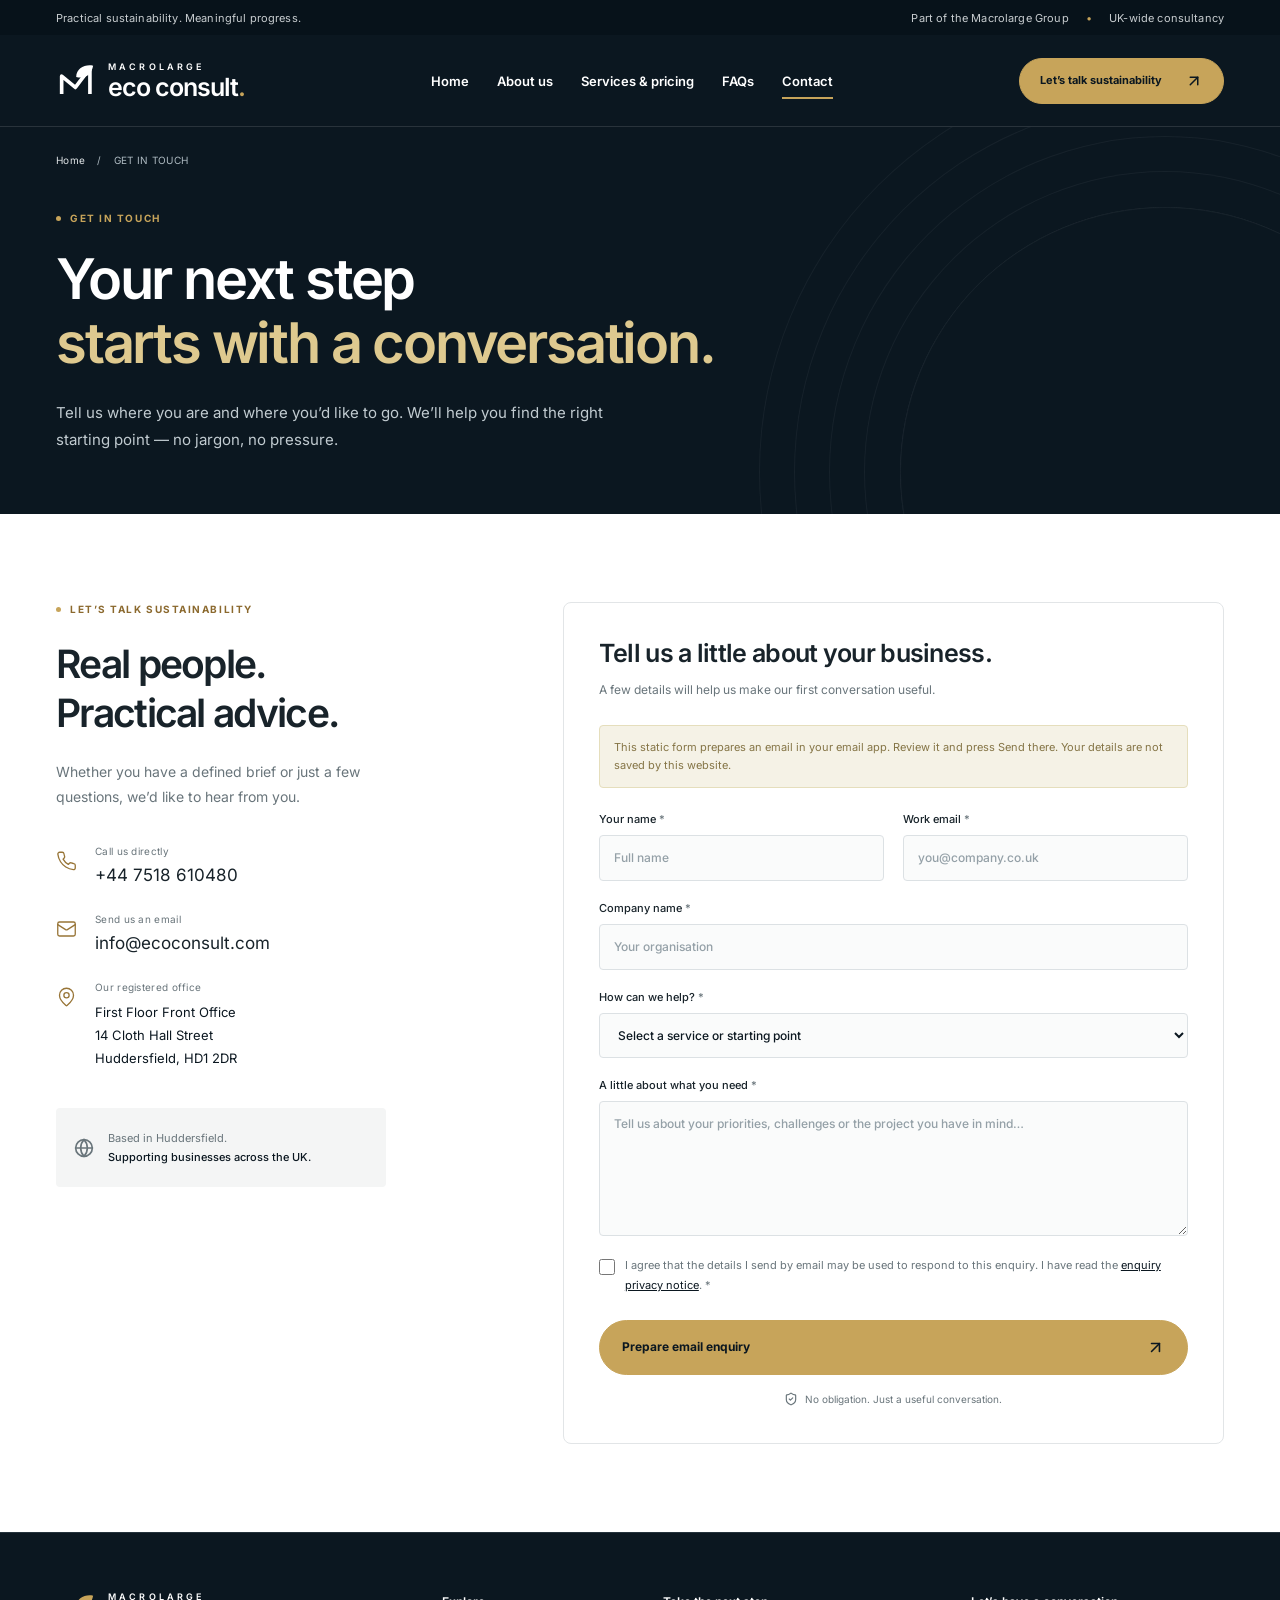
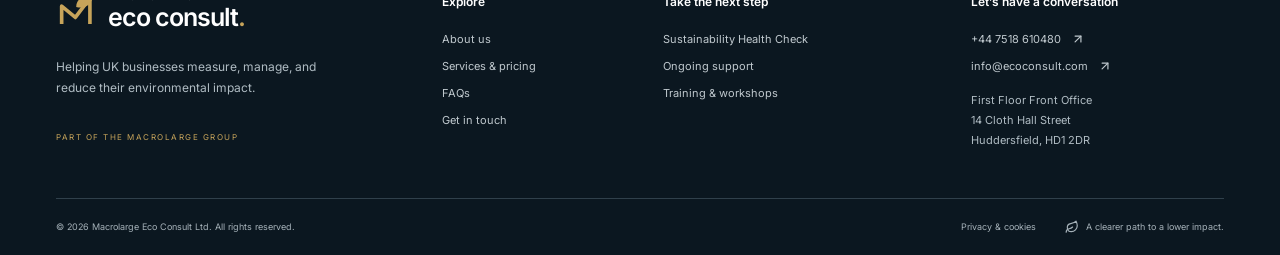
<file: contact.html>
<!doctype html>

<html lang="en-GB">
  <head>
    <meta charset="utf-8" />
    <meta content="width=device-width, initial-scale=1" name="viewport" />
    <meta content="#0b1720" name="theme-color" />
    <meta
      content="Talk to Macrolarge Eco Consult about your sustainability priorities. Book a Sustainability Health Check or request a tailored quote."
      name="description"
    />
    <title>Get in Touch | Macrolarge Eco Consult</title>
    <link href="assets/favicon.svg" rel="icon" type="image/svg+xml" />
    <link href="assets/css/style.css" rel="stylesheet" />
    <script defer="" src="assets/js/main.js"></script>
  </head>
  <body>
    <a class="skip-link" href="#main">Skip to content</a>
    <div class="topbar">
      <div class="container topbar-inner">
        <span>Practical sustainability. Meaningful progress.</span
        ><span
          >Part of the Macrolarge Group <span class="top-dot">•</span> UK-wide
          consultancy</span
        >
      </div>
    </div>
    <header>
      <div class="container nav-inner">
        <a
          aria-label="Macrolarge Eco Consult home"
          class="logo"
          data-discover="true"
          href="index.html"
          ><svg aria-hidden="true" viewbox="0 0 52 52">
            <path
              d="M7 42V20l17 14L42 10v32"
              fill="none"
              stroke="currentColor"
              stroke-linejoin="round"
              stroke-width="4.5"
            ></path>
            <path
              d="M25 21C25 10 36 5 46 7c-2 11-10 17-21 14"
              fill="currentColor"
            ></path></svg
          ><span
            ><b>MACROLARGE</b
            ><strong>eco consult<span class="logo-dot">.</span></strong></span
          ></a
        >
        <nav aria-label="Main navigation" class="">
          <a class="" data-discover="true" href="index.html">Home</a
          ><a class="" data-discover="true" href="about.html">About us</a
          ><a class="" data-discover="true" href="services.html"
            >Services &amp; pricing</a
          ><a class="" data-discover="true" href="faqs.html">FAQs</a
          ><a
            aria-current="page"
            class="active"
            data-discover="true"
            href="contact.html"
            >Contact</a
          >
        </nav>
        <a
          class="btn nav-cta"
          data-discover="true"
          href="contact.html?service=Sustainability%20Health%20Check"
          >Let’s talk sustainability<svg
            aria-hidden="true"
            class="lucide lucide-arrow-up-right"
            fill="none"
            height="18"
            stroke="currentColor"
            stroke-linecap="round"
            stroke-linejoin="round"
            stroke-width="2"
            viewbox="0 0 24 24"
            width="18"
            xmlns="http://www.w3.org/2000/svg"
          >
            <path d="M7 7h10v10"></path>
            <path d="M7 17 17 7"></path></svg></a
        ><button
          aria-expanded="false"
          aria-label="Open menu"
          class="menu-toggle"
        >
          <svg
            aria-hidden="true"
            class="lucide lucide-menu"
            fill="none"
            height="24"
            stroke="currentColor"
            stroke-linecap="round"
            stroke-linejoin="round"
            stroke-width="2"
            viewbox="0 0 24 24"
            width="24"
            xmlns="http://www.w3.org/2000/svg"
          >
            <line x1="4" x2="20" y1="12" y2="12"></line>
            <line x1="4" x2="20" y1="6" y2="6"></line>
            <line x1="4" x2="20" y1="18" y2="18"></line>
          </svg>
        </button>
      </div>
    </header>
    <main id="main">
      <section class="page-hero">
        <div class="container">
          <div class="breadcrumb">
            <a data-discover="true" href="index.html">Home</a><span>/</span>GET
            IN TOUCH
          </div>
          <div class="eyebrow"><span></span>GET IN TOUCH</div>
          <h1>Your next step<br /><span>starts with a conversation.</span></h1>
          <p>
            Tell us where you are and where you’d like to go. We’ll help you
            find the right starting point — no jargon, no pressure.
          </p>
        </div>
        <div aria-hidden="true" class="page-hero-lines"></div>
      </section>
      <section class="section container contact-layout">
        <aside>
          <div class="eyebrow"><span></span>LET’S TALK SUSTAINABILITY</div>
          <h2>Real people.<br />Practical advice.</h2>
          <p>
            Whether you have a defined brief or just a few questions, we’d like
            to hear from you.
          </p>
          <div class="contact-method">
            <svg
              aria-hidden="true"
              class="lucide lucide-phone"
              fill="none"
              height="24"
              stroke="currentColor"
              stroke-linecap="round"
              stroke-linejoin="round"
              stroke-width="2"
              viewbox="0 0 24 24"
              width="24"
              xmlns="http://www.w3.org/2000/svg"
            >
              <path
                d="M22 16.92v3a2 2 0 0 1-2.18 2 19.79 19.79 0 0 1-8.63-3.07 19.5 19.5 0 0 1-6-6 19.79 19.79 0 0 1-3.07-8.67A2 2 0 0 1 4.11 2h3a2 2 0 0 1 2 1.72 12.84 12.84 0 0 0 .7 2.81 2 2 0 0 1-.45 2.11L8.09 9.91a16 16 0 0 0 6 6l1.27-1.27a2 2 0 0 1 2.11-.45 12.84 12.84 0 0 0 2.81.7A2 2 0 0 1 22 16.92z"
              ></path>
            </svg>
            <div>
              <span>Call us directly</span
              ><a href="tel:+447518610480">+44 7518 610480</a>
            </div>
          </div>
          <div class="contact-method">
            <svg
              aria-hidden="true"
              class="lucide lucide-mail"
              fill="none"
              height="24"
              stroke="currentColor"
              stroke-linecap="round"
              stroke-linejoin="round"
              stroke-width="2"
              viewbox="0 0 24 24"
              width="24"
              xmlns="http://www.w3.org/2000/svg"
            >
              <rect height="16" rx="2" width="20" x="2" y="4"></rect>
              <path d="m22 7-8.97 5.7a1.94 1.94 0 0 1-2.06 0L2 7"></path>
            </svg>
            <div>
              <span>Send us an email</span
              ><a href="mailto:info@ecoconsult.com">info@ecoconsult.com</a>
            </div>
          </div>
          <div class="contact-method">
            <svg
              aria-hidden="true"
              class="lucide lucide-map-pin"
              fill="none"
              height="24"
              stroke="currentColor"
              stroke-linecap="round"
              stroke-linejoin="round"
              stroke-width="2"
              viewbox="0 0 24 24"
              width="24"
              xmlns="http://www.w3.org/2000/svg"
            >
              <path
                d="M20 10c0 4.993-5.539 10.193-7.399 11.799a1 1 0 0 1-1.202 0C9.539 20.193 4 14.993 4 10a8 8 0 0 1 16 0"
              ></path>
              <circle cx="12" cy="10" r="3"></circle>
            </svg>
            <div>
              <span>Our registered office</span>
              <p>
                First Floor Front Office<br />14 Cloth Hall Street<br />Huddersfield,
                HD1 2DR
              </p>
            </div>
          </div>
          <div class="contact-note">
            <svg
              aria-hidden="true"
              class="lucide lucide-globe"
              fill="none"
              height="20"
              stroke="currentColor"
              stroke-linecap="round"
              stroke-linejoin="round"
              stroke-width="2"
              viewbox="0 0 24 24"
              width="20"
              xmlns="http://www.w3.org/2000/svg"
            >
              <circle cx="12" cy="12" r="10"></circle>
              <path d="M12 2a14.5 14.5 0 0 0 0 20 14.5 14.5 0 0 0 0-20"></path>
              <path d="M2 12h20"></path></svg
            ><span
              >Based in Huddersfield.<br /><b
                >Supporting businesses across the UK.</b
              ></span
            >
          </div>
        </aside>
        <div class="contact-form-wrap">
          <form action="mailto:info@ecoconsult.com" method="post" enctype="text/plain">
            <noscript
              >JavaScript is required to prepare an email from this form.
              Alternatively, email info@ecoconsult.com or call +44 7518
              610480.</noscript
            >
            <h2>Tell us a little about your business.</h2>
            <p class="form-intro">
              A few details will help us make our first conversation useful.
            </p>
            <div class="preview-note">
              This static form prepares an email in your email app. Review it
              and press Send there. Your details are not saved by this website.
            </div>
            <div class="form-grid">
              <label
                >Your name <span>*</span
                ><input
                  autocomplete="name"
                  maxlength="150"
                  name="name"
                  placeholder="Full name"
                  required="" /></label
              ><label
                >Work email <span>*</span
                ><input
                  autocomplete="email"
                  maxlength="254"
                  name="email"
                  placeholder="you@company.co.uk"
                  required=""
                  type="email"
              /></label>
            </div>
            <label
              >Company name <span>*</span
              ><input
                autocomplete="organization"
                maxlength="200"
                name="company"
                placeholder="Your organisation"
                required="" /></label
            ><label
              >How can we help? <span>*</span
              ><select name="service" required="">
                <option disabled="" selected="" value="">
                  Select a service or starting point
                </option>
                <option>Sustainability Health Check</option>
                <option>Measure services</option>
                <option>Manage services</option>
                <option>Reduce services</option>
                <option>Improve services</option>
                <option>Sustainability Gap Assessment</option>
                <option>Sustainability Baseline</option>
                <option>Corporate Carbon Footprint (Scope 1 &amp; 2)</option>
                <option>Scope 1–3 Screening</option>
                <option>Full Scope 1–3 Inventory</option>
                <option>Scope 3 Assessment</option>
                <option>Materiality Assessment</option>
                <option>ESG KPI Framework</option>
                <option>LCA Screening</option>
                <option>Sustainability Strategy &amp; Roadmap</option>
                <option>Sustainability Policy</option>
                <option>Environmental Management Plan</option>
                <option>Environmental Aspects &amp; Impacts Register</option>
                <option>Environmental Legal Compliance Review</option>
                <option>ISO 14001 Gap Assessment</option>
                <option>EMS Documentation</option>
                <option>EMS Implementation Support</option>
                <option>Carbon Data System</option>
                <option>Carbon Reduction Plan</option>
                <option>Net Zero Roadmap</option>
                <option>Waste Assessment</option>
                <option>Waste Reduction Assessment</option>
                <option>Resource Efficiency Review</option>
                <option>Sustainable Procurement Assessment</option>
                <option>Supplier Sustainability Programme</option>
                <option>Cradle-to-Gate / Cradle-to-Grave LCA</option>
                <option>Comparative LCA</option>
                <option>Product Carbon Footprint</option>
                <option>Multi-impact LCA</option>
                <option>Circularity Assessment</option>
                <option>Circular Economy Strategy</option>
                <option>Eco-design Assessment / Programme</option>
                <option>Sustainability Advisor</option>
                <option>Sustainability Manager-as-a-Service</option>
                <option>Fractional Sustainability Lead</option>
                <option>Sustainability Fundamentals training</option>
                <option>Environmental Awareness training</option>
                <option>ISO 14001 Awareness training</option>
                <option>Environmental Aspects &amp; Impacts training</option>
                <option>Carbon Accounting Fundamentals training</option>
                <option>GHG Protocol Training training</option>
                <option>Scope 3 Fundamentals training</option>
                <option>LCA Fundamentals training</option>
                <option>Sustainable Procurement training</option>
                <option>Circular Economy training</option>
                <option>Bespoke Corporate Programme training</option>
                <option>Something else / I’m not sure</option>
              </select></label
            ><label
              >A little about what you need <span>*</span
              ><textarea
                maxlength="5000"
                name="message"
                placeholder="Tell us about your priorities, challenges or the project you have in mind…"
                required=""
                rows="5"
              ></textarea>
            </label>
            <div aria-hidden="true" class="honeypot">
              <label
                >Leave blank<input
                  autocomplete="off"
                  name="website"
                  tabindex="-1"
              /></label>
            </div>
            <label class="checkbox-label"
              ><input name="consent" required="" type="checkbox" /><span
                >I agree that the details I send by email may be used to respond
                to this enquiry. I have read the
                <a href="privacy.html">enquiry privacy notice</a>. *</span
              ></label
            ><button class="btn submit-btn" type="submit">
              Prepare email enquiry
              <svg
                aria-hidden="true"
                class="lucide lucide-arrow-up-right"
                fill="none"
                height="19"
                stroke="currentColor"
                stroke-linecap="round"
                stroke-linejoin="round"
                stroke-width="2"
                viewbox="0 0 24 24"
                width="19"
                xmlns="http://www.w3.org/2000/svg"
              >
                <path d="M7 7h10v10"></path>
                <path d="M7 17 17 7"></path>
              </svg>
            </button>
            <p class="form-footnote">
              <svg
                aria-hidden="true"
                class="lucide lucide-shield-check"
                fill="none"
                height="14"
                stroke="currentColor"
                stroke-linecap="round"
                stroke-linejoin="round"
                stroke-width="2"
                viewbox="0 0 24 24"
                width="14"
                xmlns="http://www.w3.org/2000/svg"
              >
                <path
                  d="M20 13c0 5-3.5 7.5-7.66 8.95a1 1 0 0 1-.67-.01C7.5 20.5 4 18 4 13V6a1 1 0 0 1 1-1c2 0 4.5-1.2 6.24-2.72a1.17 1.17 0 0 1 1.52 0C14.51 3.81 17 5 19 5a1 1 0 0 1 1 1z"
                ></path>
                <path d="m9 12 2 2 4-4"></path>
              </svg>
              No obligation. Just a useful conversation.
            </p>
          </form>
        </div>
      </section>
    </main>
    <footer>
      <div class="container">
        <div class="footer-main">
          <div class="footer-brand">
            <a
              aria-label="Macrolarge Eco Consult home"
              class="logo"
              data-discover="true"
              href="index.html"
              ><svg aria-hidden="true" viewbox="0 0 52 52">
                <path
                  d="M7 42V20l17 14L42 10v32"
                  fill="none"
                  stroke="currentColor"
                  stroke-linejoin="round"
                  stroke-width="4.5"
                ></path>
                <path
                  d="M25 21C25 10 36 5 46 7c-2 11-10 17-21 14"
                  fill="currentColor"
                ></path></svg
              ><span
                ><b>MACROLARGE</b
                ><strong
                  >eco consult<span class="logo-dot">.</span></strong
                ></span
              ></a
            >
            <p>
              Helping UK businesses measure, manage, and reduce their
              environmental impact.
            </p>
            <span class="group-label">PART OF THE MACROLARGE GROUP</span>
          </div>
          <div>
            <h3>Explore</h3>
            <a data-discover="true" href="about.html">About us</a
            ><a data-discover="true" href="services.html"
              >Services &amp; pricing</a
            ><a data-discover="true" href="faqs.html">FAQs</a
            ><a data-discover="true" href="contact.html">Get in touch</a>
          </div>
          <div>
            <h3>Take the next step</h3>
            <a
              data-discover="true"
              href="contact.html?service=Sustainability%20Health%20Check"
              >Sustainability Health Check</a
            ><a data-discover="true" href="services.html#retainers"
              >Ongoing support</a
            ><a data-discover="true" href="services.html#training"
              >Training &amp; workshops</a
            >
          </div>
          <div class="footer-contact">
            <h3>Let’s have a conversation</h3>
            <a href="tel:+447518610480"
              >+44 7518 610480
              <svg
                aria-hidden="true"
                class="lucide lucide-arrow-up-right"
                fill="none"
                height="14"
                stroke="currentColor"
                stroke-linecap="round"
                stroke-linejoin="round"
                stroke-width="2"
                viewbox="0 0 24 24"
                width="14"
                xmlns="http://www.w3.org/2000/svg"
              >
                <path d="M7 7h10v10"></path>
                <path d="M7 17 17 7"></path></svg></a
            ><a href="mailto:info@ecoconsult.com"
              >info@ecoconsult.com
              <svg
                aria-hidden="true"
                class="lucide lucide-arrow-up-right"
                fill="none"
                height="14"
                stroke="currentColor"
                stroke-linecap="round"
                stroke-linejoin="round"
                stroke-width="2"
                viewbox="0 0 24 24"
                width="14"
                xmlns="http://www.w3.org/2000/svg"
              >
                <path d="M7 7h10v10"></path>
                <path d="M7 17 17 7"></path></svg
            ></a>
            <p>
              First Floor Front Office<br />14 Cloth Hall Street<br />Huddersfield,
              HD1 2DR
            </p>
          </div>
        </div>
        <div class="footer-bottom">
          <span>© 2026 Macrolarge Eco Consult Ltd. All rights reserved.</span
          ><span
            ><a data-discover="true" href="privacy.html"
              >Privacy &amp; cookies</a
            ><span class="made-for"
              ><svg
                aria-hidden="true"
                class="lucide lucide-leaf"
                fill="none"
                height="14"
                stroke="currentColor"
                stroke-linecap="round"
                stroke-linejoin="round"
                stroke-width="2"
                viewbox="0 0 24 24"
                width="14"
                xmlns="http://www.w3.org/2000/svg"
              >
                <path
                  d="M11 20A7 7 0 0 1 9.8 6.1C15.5 5 17 4.48 19 2c1 2 2 4.18 2 8 0 5.5-4.78 10-10 10Z"
                ></path>
                <path
                  d="M2 21c0-3 1.85-5.36 5.08-6C9.5 14.52 12 13 13 12"
                ></path>
              </svg>
              A clearer path to a lower impact.</span
            ></span
          >
        </div>
      </div>
    </footer>
  </body>
</html>
</file>
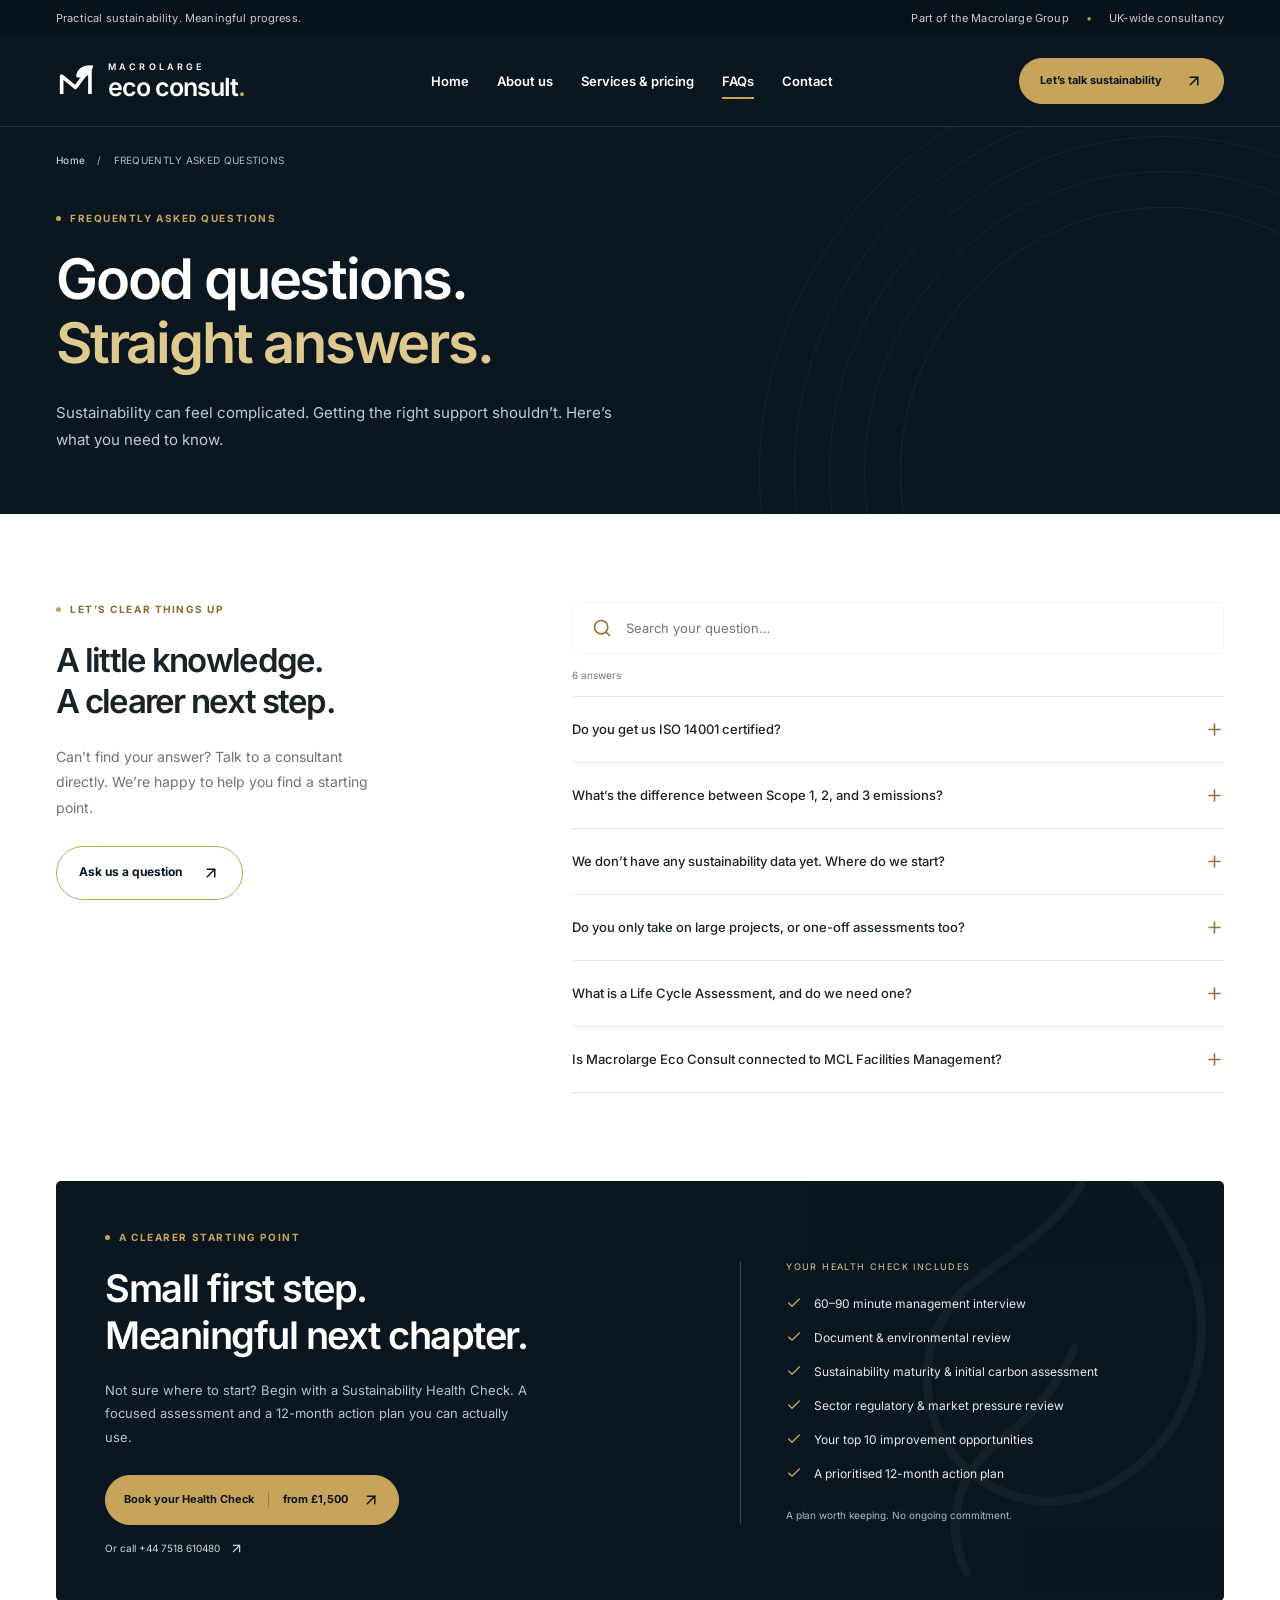
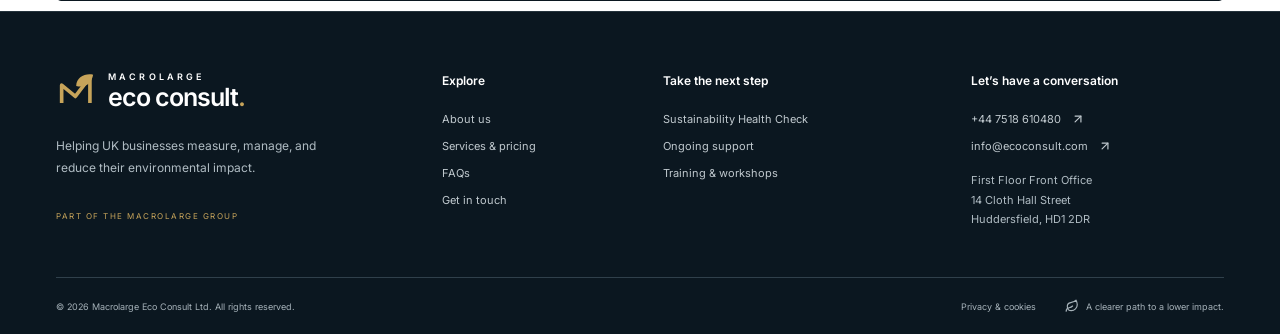
<file: faqs.html>
<!doctype html>

<html lang="en-GB">
  <head>
    <meta charset="utf-8" />
    <meta content="width=device-width, initial-scale=1" name="viewport" />
    <meta content="#0b1720" name="theme-color" />
    <meta
      content="Straight answers to your sustainability, carbon accounting, ISO 14001 and Life Cycle Assessment questions."
      name="description"
    />
    <title>Frequently Asked Questions | Macrolarge Eco Consult</title>
    <link href="assets/favicon.svg" rel="icon" type="image/svg+xml" />
    <link href="assets/css/style.css" rel="stylesheet" />
    <script defer="" src="assets/js/main.js"></script>
  </head>
  <body>
    <a class="skip-link" href="#main">Skip to content</a>
    <div class="topbar">
      <div class="container topbar-inner">
        <span>Practical sustainability. Meaningful progress.</span
        ><span
          >Part of the Macrolarge Group <span class="top-dot">•</span> UK-wide
          consultancy</span
        >
      </div>
    </div>
    <header>
      <div class="container nav-inner">
        <a
          aria-label="Macrolarge Eco Consult home"
          class="logo"
          data-discover="true"
          href="index.html"
          ><svg aria-hidden="true" viewbox="0 0 52 52">
            <path
              d="M7 42V20l17 14L42 10v32"
              fill="none"
              stroke="currentColor"
              stroke-linejoin="round"
              stroke-width="4.5"
            ></path>
            <path
              d="M25 21C25 10 36 5 46 7c-2 11-10 17-21 14"
              fill="currentColor"
            ></path></svg
          ><span
            ><b>MACROLARGE</b
            ><strong>eco consult<span class="logo-dot">.</span></strong></span
          ></a
        >
        <nav aria-label="Main navigation" class="">
          <a class="" data-discover="true" href="index.html">Home</a
          ><a class="" data-discover="true" href="about.html">About us</a
          ><a class="" data-discover="true" href="services.html"
            >Services &amp; pricing</a
          ><a
            aria-current="page"
            class="active"
            data-discover="true"
            href="faqs.html"
            >FAQs</a
          ><a class="" data-discover="true" href="contact.html">Contact</a>
        </nav>
        <a
          class="btn nav-cta"
          data-discover="true"
          href="contact.html?service=Sustainability%20Health%20Check"
          >Let’s talk sustainability<svg
            aria-hidden="true"
            class="lucide lucide-arrow-up-right"
            fill="none"
            height="18"
            stroke="currentColor"
            stroke-linecap="round"
            stroke-linejoin="round"
            stroke-width="2"
            viewbox="0 0 24 24"
            width="18"
            xmlns="http://www.w3.org/2000/svg"
          >
            <path d="M7 7h10v10"></path>
            <path d="M7 17 17 7"></path></svg></a
        ><button
          aria-expanded="false"
          aria-label="Open menu"
          class="menu-toggle"
        >
          <svg
            aria-hidden="true"
            class="lucide lucide-menu"
            fill="none"
            height="24"
            stroke="currentColor"
            stroke-linecap="round"
            stroke-linejoin="round"
            stroke-width="2"
            viewbox="0 0 24 24"
            width="24"
            xmlns="http://www.w3.org/2000/svg"
          >
            <line x1="4" x2="20" y1="12" y2="12"></line>
            <line x1="4" x2="20" y1="6" y2="6"></line>
            <line x1="4" x2="20" y1="18" y2="18"></line>
          </svg>
        </button>
      </div>
    </header>
    <main id="main">
      <section class="page-hero">
        <div class="container">
          <div class="breadcrumb">
            <a data-discover="true" href="index.html">Home</a
            ><span>/</span>FREQUENTLY ASKED QUESTIONS
          </div>
          <div class="eyebrow"><span></span>FREQUENTLY ASKED QUESTIONS</div>
          <h1>Good questions.<br /><span>Straight answers.</span></h1>
          <p>
            Sustainability can feel complicated. Getting the right support
            shouldn’t. Here’s what you need to know.
          </p>
        </div>
        <div aria-hidden="true" class="page-hero-lines"></div>
      </section>
      <section class="section container faq-page">
        <aside>
          <div class="eyebrow"><span></span>LET’S CLEAR THINGS UP</div>
          <h2>A little knowledge.<br />A clearer next step.</h2>
          <p>
            Can’t find your answer? Talk to a consultant directly. We’re happy
            to help you find a starting point.
          </p>
          <a class="btn btn-outline" data-discover="true" href="contact.html"
            >Ask us a question<svg
              aria-hidden="true"
              class="lucide lucide-arrow-up-right"
              fill="none"
              height="18"
              stroke="currentColor"
              stroke-linecap="round"
              stroke-linejoin="round"
              stroke-width="2"
              viewbox="0 0 24 24"
              width="18"
              xmlns="http://www.w3.org/2000/svg"
            >
              <path d="M7 7h10v10"></path>
              <path d="M7 17 17 7"></path></svg
          ></a>
        </aside>
        <div>
          <label class="search-field"
            ><svg
              aria-hidden="true"
              class="lucide lucide-search"
              fill="none"
              height="20"
              stroke="currentColor"
              stroke-linecap="round"
              stroke-linejoin="round"
              stroke-width="2"
              viewbox="0 0 24 24"
              width="20"
              xmlns="http://www.w3.org/2000/svg"
            >
              <circle cx="11" cy="11" r="8"></circle>
              <path d="m21 21-4.3-4.3"></path></svg
            ><input
              aria-label="Search frequently asked questions"
              placeholder="Search your question…" /></label
          ><span aria-live="polite" class="search-count">6 answers</span>
          <div class="faq-list">
            <details>
              <summary>
                Do you get us ISO 14001 certified?<span class="faq-plus"
                  ><svg
                    aria-hidden="true"
                    class="lucide lucide-plus"
                    fill="none"
                    height="19"
                    stroke="currentColor"
                    stroke-linecap="round"
                    stroke-linejoin="round"
                    stroke-width="2"
                    viewbox="0 0 24 24"
                    width="19"
                    xmlns="http://www.w3.org/2000/svg"
                  >
                    <path d="M5 12h14"></path>
                    <path d="M12 5v14"></path></svg></span
                ><span class="faq-minus"
                  ><svg
                    aria-hidden="true"
                    class="lucide lucide-minus"
                    fill="none"
                    height="19"
                    stroke="currentColor"
                    stroke-linecap="round"
                    stroke-linejoin="round"
                    stroke-width="2"
                    viewbox="0 0 24 24"
                    width="19"
                    xmlns="http://www.w3.org/2000/svg"
                  >
                    <path d="M5 12h14"></path></svg
                ></span>
              </summary>
              <p>
                No. Certification is issued independently by an accredited
                certification body, not by us. What we do is help you design,
                implement, and prepare your environmental management system so
                it’s genuinely ready for that independent certification process.
              </p>
            </details>
            <details>
              <summary>
                What’s the difference between Scope 1, 2, and 3 emissions?<span
                  class="faq-plus"
                  ><svg
                    aria-hidden="true"
                    class="lucide lucide-plus"
                    fill="none"
                    height="19"
                    stroke="currentColor"
                    stroke-linecap="round"
                    stroke-linejoin="round"
                    stroke-width="2"
                    viewbox="0 0 24 24"
                    width="19"
                    xmlns="http://www.w3.org/2000/svg"
                  >
                    <path d="M5 12h14"></path>
                    <path d="M12 5v14"></path></svg></span
                ><span class="faq-minus"
                  ><svg
                    aria-hidden="true"
                    class="lucide lucide-minus"
                    fill="none"
                    height="19"
                    stroke="currentColor"
                    stroke-linecap="round"
                    stroke-linejoin="round"
                    stroke-width="2"
                    viewbox="0 0 24 24"
                    width="19"
                    xmlns="http://www.w3.org/2000/svg"
                  >
                    <path d="M5 12h14"></path></svg
                ></span>
              </summary>
              <p>
                Scope 1 covers direct emissions from sources your business owns
                or controls. Scope 2 covers emissions from the energy you
                purchase, like electricity. Scope 3 covers everything else in
                your value chain, from suppliers through to how customers use
                and dispose of your product.
              </p>
            </details>
            <details>
              <summary>
                We don’t have any sustainability data yet. Where do we
                start?<span class="faq-plus"
                  ><svg
                    aria-hidden="true"
                    class="lucide lucide-plus"
                    fill="none"
                    height="19"
                    stroke="currentColor"
                    stroke-linecap="round"
                    stroke-linejoin="round"
                    stroke-width="2"
                    viewbox="0 0 24 24"
                    width="19"
                    xmlns="http://www.w3.org/2000/svg"
                  >
                    <path d="M5 12h14"></path>
                    <path d="M12 5v14"></path></svg></span
                ><span class="faq-minus"
                  ><svg
                    aria-hidden="true"
                    class="lucide lucide-minus"
                    fill="none"
                    height="19"
                    stroke="currentColor"
                    stroke-linecap="round"
                    stroke-linejoin="round"
                    stroke-width="2"
                    viewbox="0 0 24 24"
                    width="19"
                    xmlns="http://www.w3.org/2000/svg"
                  >
                    <path d="M5 12h14"></path></svg
                ></span>
              </summary>
              <p>
                Start with a Sustainability Health Check. It’s a short,
                structured assessment that gives you a maturity score, an
                initial carbon estimate, and a prioritised 12-month action plan,
                so you know exactly where to focus before committing to anything
                larger.
              </p>
            </details>
            <details>
              <summary>
                Do you only take on large projects, or one-off assessments
                too?<span class="faq-plus"
                  ><svg
                    aria-hidden="true"
                    class="lucide lucide-plus"
                    fill="none"
                    height="19"
                    stroke="currentColor"
                    stroke-linecap="round"
                    stroke-linejoin="round"
                    stroke-width="2"
                    viewbox="0 0 24 24"
                    width="19"
                    xmlns="http://www.w3.org/2000/svg"
                  >
                    <path d="M5 12h14"></path>
                    <path d="M12 5v14"></path></svg></span
                ><span class="faq-minus"
                  ><svg
                    aria-hidden="true"
                    class="lucide lucide-minus"
                    fill="none"
                    height="19"
                    stroke="currentColor"
                    stroke-linecap="round"
                    stroke-linejoin="round"
                    stroke-width="2"
                    viewbox="0 0 24 24"
                    width="19"
                    xmlns="http://www.w3.org/2000/svg"
                  >
                    <path d="M5 12h14"></path></svg
                ></span>
              </summary>
              <p>
                Both. Many clients start with a single assessment, like a carbon
                footprint or an ISO 14001 gap analysis, and move into ongoing
                retainer support once priorities are clear. There’s no minimum
                commitment to get started.
              </p>
            </details>
            <details>
              <summary>
                What is a Life Cycle Assessment, and do we need one?<span
                  class="faq-plus"
                  ><svg
                    aria-hidden="true"
                    class="lucide lucide-plus"
                    fill="none"
                    height="19"
                    stroke="currentColor"
                    stroke-linecap="round"
                    stroke-linejoin="round"
                    stroke-width="2"
                    viewbox="0 0 24 24"
                    width="19"
                    xmlns="http://www.w3.org/2000/svg"
                  >
                    <path d="M5 12h14"></path>
                    <path d="M12 5v14"></path></svg></span
                ><span class="faq-minus"
                  ><svg
                    aria-hidden="true"
                    class="lucide lucide-minus"
                    fill="none"
                    height="19"
                    stroke="currentColor"
                    stroke-linecap="round"
                    stroke-linejoin="round"
                    stroke-width="2"
                    viewbox="0 0 24 24"
                    width="19"
                    xmlns="http://www.w3.org/2000/svg"
                  >
                    <path d="M5 12h14"></path></svg
                ></span>
              </summary>
              <p>
                A Life Cycle Assessment measures the environmental impact of a
                specific product, from raw materials through manufacturing, use,
                and disposal. It’s most relevant if you manufacture physical
                products and need to back up sustainability claims, compare
                material choices, or respond to customer or retailer
                requirements.
              </p>
            </details>
            <details>
              <summary>
                Is Macrolarge Eco Consult connected to MCL Facilities
                Management?<span class="faq-plus"
                  ><svg
                    aria-hidden="true"
                    class="lucide lucide-plus"
                    fill="none"
                    height="19"
                    stroke="currentColor"
                    stroke-linecap="round"
                    stroke-linejoin="round"
                    stroke-width="2"
                    viewbox="0 0 24 24"
                    width="19"
                    xmlns="http://www.w3.org/2000/svg"
                  >
                    <path d="M5 12h14"></path>
                    <path d="M12 5v14"></path></svg></span
                ><span class="faq-minus"
                  ><svg
                    aria-hidden="true"
                    class="lucide lucide-minus"
                    fill="none"
                    height="19"
                    stroke="currentColor"
                    stroke-linecap="round"
                    stroke-linejoin="round"
                    stroke-width="2"
                    viewbox="0 0 24 24"
                    width="19"
                    xmlns="http://www.w3.org/2000/svg"
                  >
                    <path d="M5 12h14"></path></svg
                ></span>
              </summary>
              <p>
                Yes. Both are part of the Macrolarge Group. MCL manages the
                physical, day-to-day environment, cleaning, and security, while
                Eco Consult focuses on the strategic side of environmental
                performance.
              </p>
            </details>
          </div>
        </div>
      </section>
      <section class="health-section container">
        <div class="health-banner">
          <div aria-hidden="true" class="health-art">
            <svg
              aria-hidden="true"
              class="lucide lucide-leaf"
              fill="none"
              height="24"
              stroke="currentColor"
              stroke-linecap="round"
              stroke-linejoin="round"
              stroke-width="2"
              viewbox="0 0 24 24"
              width="24"
              xmlns="http://www.w3.org/2000/svg"
            >
              <path
                d="M11 20A7 7 0 0 1 9.8 6.1C15.5 5 17 4.48 19 2c1 2 2 4.18 2 8 0 5.5-4.78 10-10 10Z"
              ></path>
              <path d="M2 21c0-3 1.85-5.36 5.08-6C9.5 14.52 12 13 13 12"></path>
            </svg>
          </div>
          <div>
            <div class="eyebrow"><span></span>A CLEARER STARTING POINT</div>
            <h2>Small first step.<br />Meaningful next chapter.</h2>
            <p>
              Not sure where to start? Begin with a Sustainability Health Check.
              A focused assessment and a 12-month action plan you can actually
              use.
            </p>
            <div class="health-actions">
              <a
                class="btn btn-light"
                data-discover="true"
                href="contact.html?service=Sustainability%20Health%20Check"
                >Book your Health Check
                <span class="button-divider"></span> from £1,500<svg
                  aria-hidden="true"
                  class="lucide lucide-arrow-up-right"
                  fill="none"
                  height="18"
                  stroke="currentColor"
                  stroke-linecap="round"
                  stroke-linejoin="round"
                  stroke-width="2"
                  viewbox="0 0 24 24"
                  width="18"
                  xmlns="http://www.w3.org/2000/svg"
                >
                  <path d="M7 7h10v10"></path>
                  <path d="M7 17 17 7"></path></svg></a
              ><a href="tel:+447518610480"
                >Or call +44 7518 610480
                <svg
                  aria-hidden="true"
                  class="lucide lucide-arrow-up-right"
                  fill="none"
                  height="15"
                  stroke="currentColor"
                  stroke-linecap="round"
                  stroke-linejoin="round"
                  stroke-width="2"
                  viewbox="0 0 24 24"
                  width="15"
                  xmlns="http://www.w3.org/2000/svg"
                >
                  <path d="M7 7h10v10"></path>
                  <path d="M7 17 17 7"></path></svg
              ></a>
            </div>
          </div>
          <div class="health-includes">
            <span>YOUR HEALTH CHECK INCLUDES</span>
            <div>
              <svg
                aria-hidden="true"
                class="lucide lucide-check"
                fill="none"
                height="16"
                stroke="currentColor"
                stroke-linecap="round"
                stroke-linejoin="round"
                stroke-width="2"
                viewbox="0 0 24 24"
                width="16"
                xmlns="http://www.w3.org/2000/svg"
              >
                <path d="M20 6 9 17l-5-5"></path></svg
              >60–90 minute management interview
            </div>
            <div>
              <svg
                aria-hidden="true"
                class="lucide lucide-check"
                fill="none"
                height="16"
                stroke="currentColor"
                stroke-linecap="round"
                stroke-linejoin="round"
                stroke-width="2"
                viewbox="0 0 24 24"
                width="16"
                xmlns="http://www.w3.org/2000/svg"
              >
                <path d="M20 6 9 17l-5-5"></path></svg
              >Document &amp; environmental review
            </div>
            <div>
              <svg
                aria-hidden="true"
                class="lucide lucide-check"
                fill="none"
                height="16"
                stroke="currentColor"
                stroke-linecap="round"
                stroke-linejoin="round"
                stroke-width="2"
                viewbox="0 0 24 24"
                width="16"
                xmlns="http://www.w3.org/2000/svg"
              >
                <path d="M20 6 9 17l-5-5"></path></svg
              >Sustainability maturity &amp; initial carbon assessment
            </div>
            <div>
              <svg
                aria-hidden="true"
                class="lucide lucide-check"
                fill="none"
                height="16"
                stroke="currentColor"
                stroke-linecap="round"
                stroke-linejoin="round"
                stroke-width="2"
                viewbox="0 0 24 24"
                width="16"
                xmlns="http://www.w3.org/2000/svg"
              >
                <path d="M20 6 9 17l-5-5"></path></svg
              >Sector regulatory &amp; market pressure review
            </div>
            <div>
              <svg
                aria-hidden="true"
                class="lucide lucide-check"
                fill="none"
                height="16"
                stroke="currentColor"
                stroke-linecap="round"
                stroke-linejoin="round"
                stroke-width="2"
                viewbox="0 0 24 24"
                width="16"
                xmlns="http://www.w3.org/2000/svg"
              >
                <path d="M20 6 9 17l-5-5"></path></svg
              >Your top 10 improvement opportunities
            </div>
            <div>
              <svg
                aria-hidden="true"
                class="lucide lucide-check"
                fill="none"
                height="16"
                stroke="currentColor"
                stroke-linecap="round"
                stroke-linejoin="round"
                stroke-width="2"
                viewbox="0 0 24 24"
                width="16"
                xmlns="http://www.w3.org/2000/svg"
              >
                <path d="M20 6 9 17l-5-5"></path></svg
              >A prioritised 12-month action plan
            </div>
            <p>A plan worth keeping. No ongoing commitment.</p>
          </div>
        </div>
      </section>
    </main>
    <footer>
      <div class="container">
        <div class="footer-main">
          <div class="footer-brand">
            <a
              aria-label="Macrolarge Eco Consult home"
              class="logo"
              data-discover="true"
              href="index.html"
              ><svg aria-hidden="true" viewbox="0 0 52 52">
                <path
                  d="M7 42V20l17 14L42 10v32"
                  fill="none"
                  stroke="currentColor"
                  stroke-linejoin="round"
                  stroke-width="4.5"
                ></path>
                <path
                  d="M25 21C25 10 36 5 46 7c-2 11-10 17-21 14"
                  fill="currentColor"
                ></path></svg
              ><span
                ><b>MACROLARGE</b
                ><strong
                  >eco consult<span class="logo-dot">.</span></strong
                ></span
              ></a
            >
            <p>
              Helping UK businesses measure, manage, and reduce their
              environmental impact.
            </p>
            <span class="group-label">PART OF THE MACROLARGE GROUP</span>
          </div>
          <div>
            <h3>Explore</h3>
            <a data-discover="true" href="about.html">About us</a
            ><a data-discover="true" href="services.html"
              >Services &amp; pricing</a
            ><a data-discover="true" href="faqs.html">FAQs</a
            ><a data-discover="true" href="contact.html">Get in touch</a>
          </div>
          <div>
            <h3>Take the next step</h3>
            <a
              data-discover="true"
              href="contact.html?service=Sustainability%20Health%20Check"
              >Sustainability Health Check</a
            ><a data-discover="true" href="services.html#retainers"
              >Ongoing support</a
            ><a data-discover="true" href="services.html#training"
              >Training &amp; workshops</a
            >
          </div>
          <div class="footer-contact">
            <h3>Let’s have a conversation</h3>
            <a href="tel:+447518610480"
              >+44 7518 610480
              <svg
                aria-hidden="true"
                class="lucide lucide-arrow-up-right"
                fill="none"
                height="14"
                stroke="currentColor"
                stroke-linecap="round"
                stroke-linejoin="round"
                stroke-width="2"
                viewbox="0 0 24 24"
                width="14"
                xmlns="http://www.w3.org/2000/svg"
              >
                <path d="M7 7h10v10"></path>
                <path d="M7 17 17 7"></path></svg></a
            ><a href="mailto:info@ecoconsult.com"
              >info@ecoconsult.com
              <svg
                aria-hidden="true"
                class="lucide lucide-arrow-up-right"
                fill="none"
                height="14"
                stroke="currentColor"
                stroke-linecap="round"
                stroke-linejoin="round"
                stroke-width="2"
                viewbox="0 0 24 24"
                width="14"
                xmlns="http://www.w3.org/2000/svg"
              >
                <path d="M7 7h10v10"></path>
                <path d="M7 17 17 7"></path></svg
            ></a>
            <p>
              First Floor Front Office<br />14 Cloth Hall Street<br />Huddersfield,
              HD1 2DR
            </p>
          </div>
        </div>
        <div class="footer-bottom">
          <span>© 2026 Macrolarge Eco Consult Ltd. All rights reserved.</span
          ><span
            ><a data-discover="true" href="privacy.html"
              >Privacy &amp; cookies</a
            ><span class="made-for"
              ><svg
                aria-hidden="true"
                class="lucide lucide-leaf"
                fill="none"
                height="14"
                stroke="currentColor"
                stroke-linecap="round"
                stroke-linejoin="round"
                stroke-width="2"
                viewbox="0 0 24 24"
                width="14"
                xmlns="http://www.w3.org/2000/svg"
              >
                <path
                  d="M11 20A7 7 0 0 1 9.8 6.1C15.5 5 17 4.48 19 2c1 2 2 4.18 2 8 0 5.5-4.78 10-10 10Z"
                ></path>
                <path
                  d="M2 21c0-3 1.85-5.36 5.08-6C9.5 14.52 12 13 13 12"
                ></path>
              </svg>
              A clearer path to a lower impact.</span
            ></span
          >
        </div>
      </div>
    </footer>
  </body>
</html>
</file>
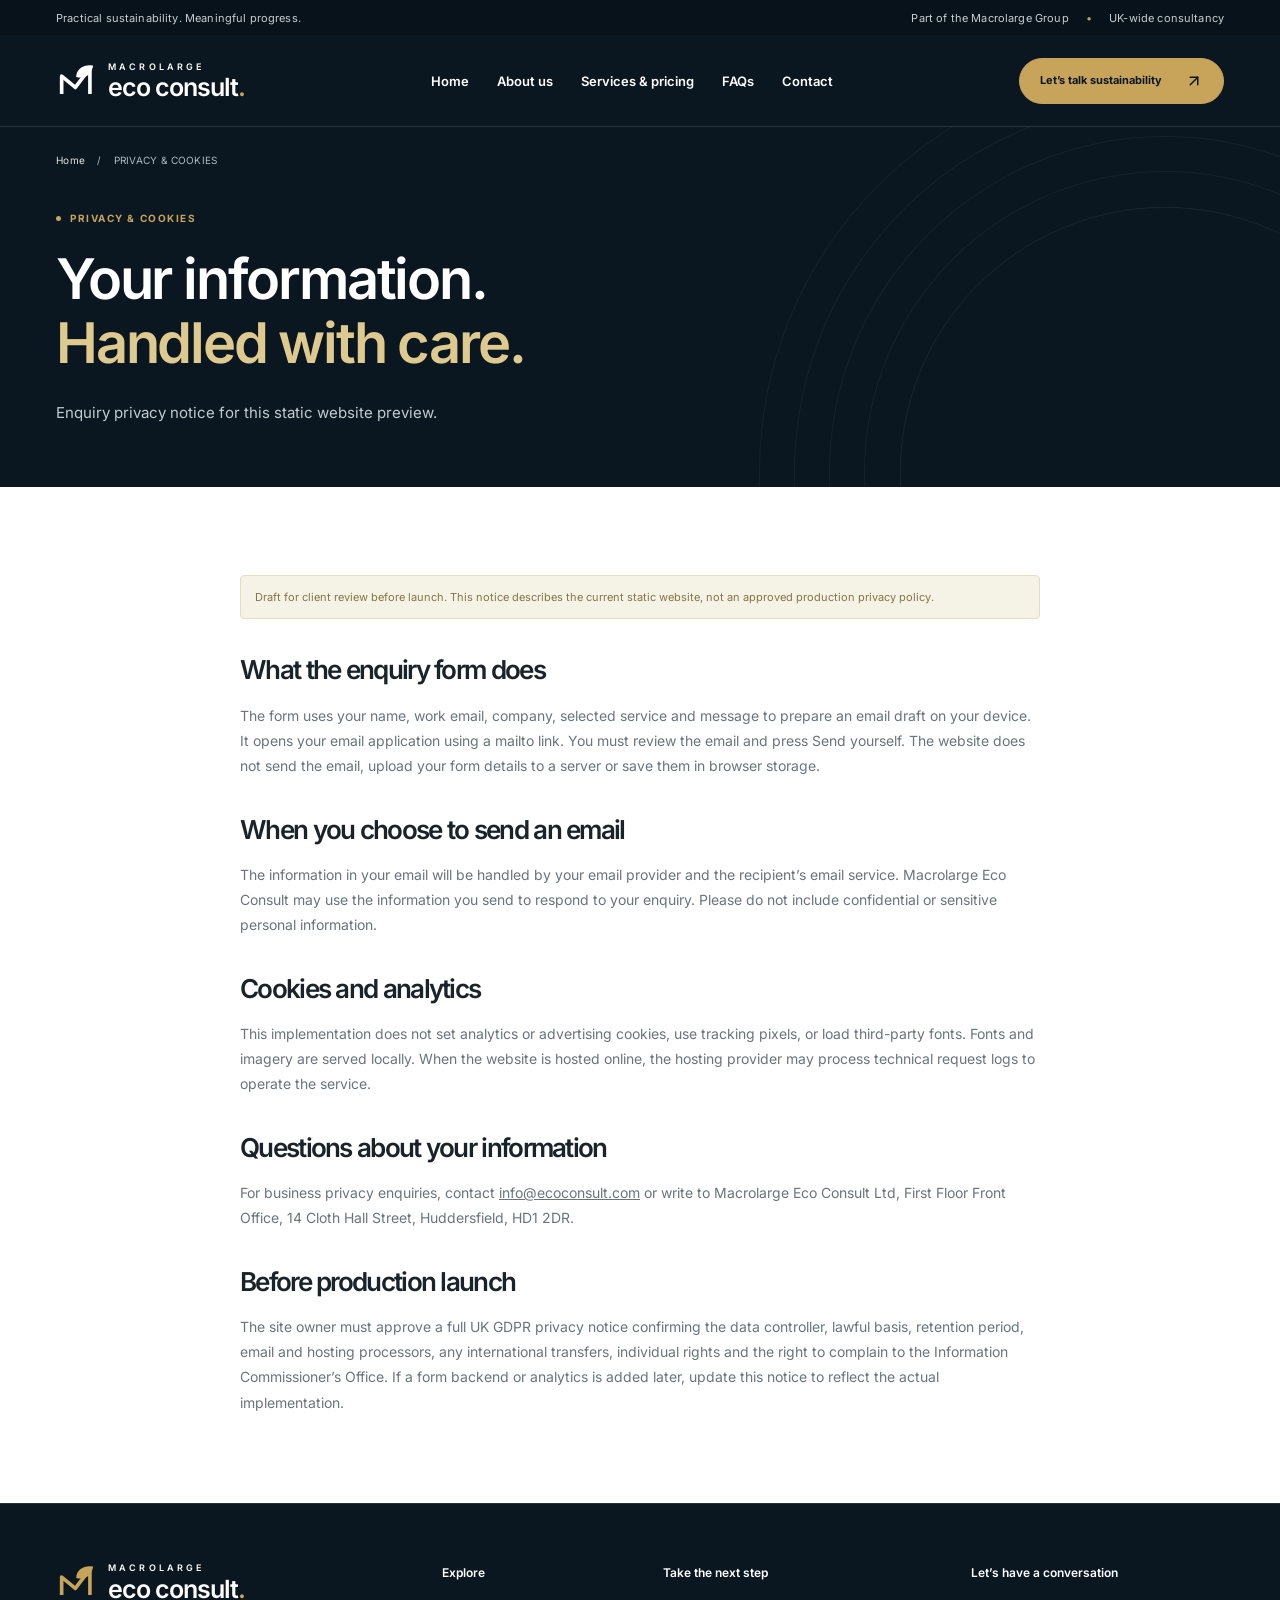
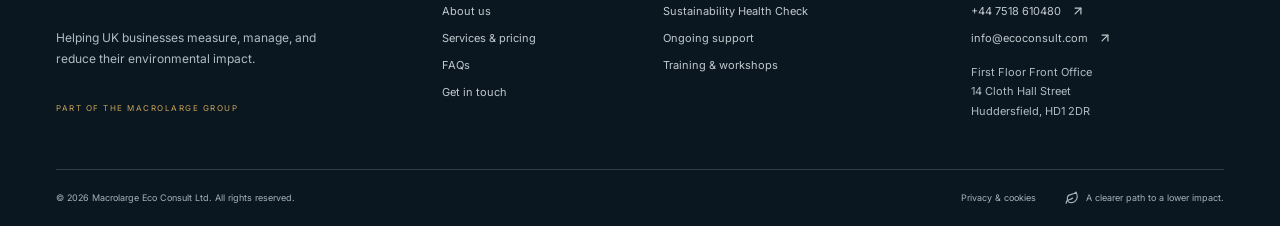
<file: privacy.html>
<!doctype html>

<html lang="en-GB">
  <head>
    <meta charset="utf-8" />
    <meta content="width=device-width, initial-scale=1" name="viewport" />
    <meta content="#0b1720" name="theme-color" />
    <meta
      content="Practical UK sustainability and ESG consultancy. A real baseline. A real target. A real plan."
      name="description"
    />
    <title>Privacy &amp; Cookies | Macrolarge Eco Consult</title>
    <link href="assets/favicon.svg" rel="icon" type="image/svg+xml" />
    <link href="assets/css/style.css" rel="stylesheet" />
    <script defer="" src="assets/js/main.js"></script>
  </head>
  <body>
    <a class="skip-link" href="#main">Skip to content</a>
    <div class="topbar">
      <div class="container topbar-inner">
        <span>Practical sustainability. Meaningful progress.</span
        ><span
          >Part of the Macrolarge Group <span class="top-dot">•</span> UK-wide
          consultancy</span
        >
      </div>
    </div>
    <header>
      <div class="container nav-inner">
        <a
          aria-label="Macrolarge Eco Consult home"
          class="logo"
          data-discover="true"
          href="index.html"
          ><svg aria-hidden="true" viewbox="0 0 52 52">
            <path
              d="M7 42V20l17 14L42 10v32"
              fill="none"
              stroke="currentColor"
              stroke-linejoin="round"
              stroke-width="4.5"
            ></path>
            <path
              d="M25 21C25 10 36 5 46 7c-2 11-10 17-21 14"
              fill="currentColor"
            ></path></svg
          ><span
            ><b>MACROLARGE</b
            ><strong>eco consult<span class="logo-dot">.</span></strong></span
          ></a
        >
        <nav aria-label="Main navigation" class="">
          <a class="" data-discover="true" href="index.html">Home</a
          ><a class="" data-discover="true" href="about.html">About us</a
          ><a class="" data-discover="true" href="services.html"
            >Services &amp; pricing</a
          ><a class="" data-discover="true" href="faqs.html">FAQs</a
          ><a class="" data-discover="true" href="contact.html">Contact</a>
        </nav>
        <a
          class="btn nav-cta"
          data-discover="true"
          href="contact.html?service=Sustainability%20Health%20Check"
          >Let’s talk sustainability<svg
            aria-hidden="true"
            class="lucide lucide-arrow-up-right"
            fill="none"
            height="18"
            stroke="currentColor"
            stroke-linecap="round"
            stroke-linejoin="round"
            stroke-width="2"
            viewbox="0 0 24 24"
            width="18"
            xmlns="http://www.w3.org/2000/svg"
          >
            <path d="M7 7h10v10"></path>
            <path d="M7 17 17 7"></path></svg></a
        ><button
          aria-expanded="false"
          aria-label="Open menu"
          class="menu-toggle"
        >
          <svg
            aria-hidden="true"
            class="lucide lucide-menu"
            fill="none"
            height="24"
            stroke="currentColor"
            stroke-linecap="round"
            stroke-linejoin="round"
            stroke-width="2"
            viewbox="0 0 24 24"
            width="24"
            xmlns="http://www.w3.org/2000/svg"
          >
            <line x1="4" x2="20" y1="12" y2="12"></line>
            <line x1="4" x2="20" y1="6" y2="6"></line>
            <line x1="4" x2="20" y1="18" y2="18"></line>
          </svg>
        </button>
      </div>
    </header>
    <main id="main">
      <section class="page-hero">
        <div class="container">
          <div class="breadcrumb">
            <a data-discover="true" href="index.html">Home</a
            ><span>/</span>PRIVACY &amp; COOKIES
          </div>
          <div class="eyebrow"><span></span>PRIVACY &amp; COOKIES</div>
          <h1>Your information.<br /><span>Handled with care.</span></h1>
          <p>Enquiry privacy notice for this static website preview.</p>
        </div>
        <div aria-hidden="true" class="page-hero-lines"></div>
      </section>
      <article class="container legal section">
        <div class="preview-note">
          Draft for client review before launch. This notice describes the
          current static website, not an approved production privacy policy.
        </div>
        <h2>What the enquiry form does</h2>
        <p>
          The form uses your name, work email, company, selected service and
          message to prepare an email draft on your device. It opens your email
          application using a mailto link. You must review the email and press
          Send yourself. The website does not send the email, upload your form
          details to a server or save them in browser storage.
        </p>
        <h2>When you choose to send an email</h2>
        <p>
          The information in your email will be handled by your email provider
          and the recipient’s email service. Macrolarge Eco Consult may use the
          information you send to respond to your enquiry. Please do not include
          confidential or sensitive personal information.
        </p>
        <h2>Cookies and analytics</h2>
        <p>
          This implementation does not set analytics or advertising cookies, use
          tracking pixels, or load third-party fonts. Fonts and imagery are
          served locally. When the website is hosted online, the hosting
          provider may process technical request logs to operate the service.
        </p>
        <h2>Questions about your information</h2>
        <p>
          For business privacy enquiries, contact
          <a href="mailto:info@ecoconsult.com">info@ecoconsult.com</a> or write
          to Macrolarge Eco Consult Ltd, First Floor Front Office, 14 Cloth Hall
          Street, Huddersfield, HD1 2DR.
        </p>
        <h2>Before production launch</h2>
        <p>
          The site owner must approve a full UK GDPR privacy notice confirming
          the data controller, lawful basis, retention period, email and hosting
          processors, any international transfers, individual rights and the
          right to complain to the Information Commissioner’s Office. If a form
          backend or analytics is added later, update this notice to reflect the
          actual implementation.
        </p>
      </article>
    </main>
    <footer>
      <div class="container">
        <div class="footer-main">
          <div class="footer-brand">
            <a
              aria-label="Macrolarge Eco Consult home"
              class="logo"
              data-discover="true"
              href="index.html"
              ><svg aria-hidden="true" viewbox="0 0 52 52">
                <path
                  d="M7 42V20l17 14L42 10v32"
                  fill="none"
                  stroke="currentColor"
                  stroke-linejoin="round"
                  stroke-width="4.5"
                ></path>
                <path
                  d="M25 21C25 10 36 5 46 7c-2 11-10 17-21 14"
                  fill="currentColor"
                ></path></svg
              ><span
                ><b>MACROLARGE</b
                ><strong
                  >eco consult<span class="logo-dot">.</span></strong
                ></span
              ></a
            >
            <p>
              Helping UK businesses measure, manage, and reduce their
              environmental impact.
            </p>
            <span class="group-label">PART OF THE MACROLARGE GROUP</span>
          </div>
          <div>
            <h3>Explore</h3>
            <a data-discover="true" href="about.html">About us</a
            ><a data-discover="true" href="services.html"
              >Services &amp; pricing</a
            ><a data-discover="true" href="faqs.html">FAQs</a
            ><a data-discover="true" href="contact.html">Get in touch</a>
          </div>
          <div>
            <h3>Take the next step</h3>
            <a
              data-discover="true"
              href="contact.html?service=Sustainability%20Health%20Check"
              >Sustainability Health Check</a
            ><a data-discover="true" href="services.html#retainers"
              >Ongoing support</a
            ><a data-discover="true" href="services.html#training"
              >Training &amp; workshops</a
            >
          </div>
          <div class="footer-contact">
            <h3>Let’s have a conversation</h3>
            <a href="tel:+447518610480"
              >+44 7518 610480
              <svg
                aria-hidden="true"
                class="lucide lucide-arrow-up-right"
                fill="none"
                height="14"
                stroke="currentColor"
                stroke-linecap="round"
                stroke-linejoin="round"
                stroke-width="2"
                viewbox="0 0 24 24"
                width="14"
                xmlns="http://www.w3.org/2000/svg"
              >
                <path d="M7 7h10v10"></path>
                <path d="M7 17 17 7"></path></svg></a
            ><a href="mailto:info@ecoconsult.com"
              >info@ecoconsult.com
              <svg
                aria-hidden="true"
                class="lucide lucide-arrow-up-right"
                fill="none"
                height="14"
                stroke="currentColor"
                stroke-linecap="round"
                stroke-linejoin="round"
                stroke-width="2"
                viewbox="0 0 24 24"
                width="14"
                xmlns="http://www.w3.org/2000/svg"
              >
                <path d="M7 7h10v10"></path>
                <path d="M7 17 17 7"></path></svg
            ></a>
            <p>
              First Floor Front Office<br />14 Cloth Hall Street<br />Huddersfield,
              HD1 2DR
            </p>
          </div>
        </div>
        <div class="footer-bottom">
          <span>© 2026 Macrolarge Eco Consult Ltd. All rights reserved.</span
          ><span
            ><a data-discover="true" href="privacy.html"
              >Privacy &amp; cookies</a
            ><span class="made-for"
              ><svg
                aria-hidden="true"
                class="lucide lucide-leaf"
                fill="none"
                height="14"
                stroke="currentColor"
                stroke-linecap="round"
                stroke-linejoin="round"
                stroke-width="2"
                viewbox="0 0 24 24"
                width="14"
                xmlns="http://www.w3.org/2000/svg"
              >
                <path
                  d="M11 20A7 7 0 0 1 9.8 6.1C15.5 5 17 4.48 19 2c1 2 2 4.18 2 8 0 5.5-4.78 10-10 10Z"
                ></path>
                <path
                  d="M2 21c0-3 1.85-5.36 5.08-6C9.5 14.52 12 13 13 12"
                ></path>
              </svg>
              A clearer path to a lower impact.</span
            ></span
          >
        </div>
      </div>
    </footer>
  </body>
</html>
</file>
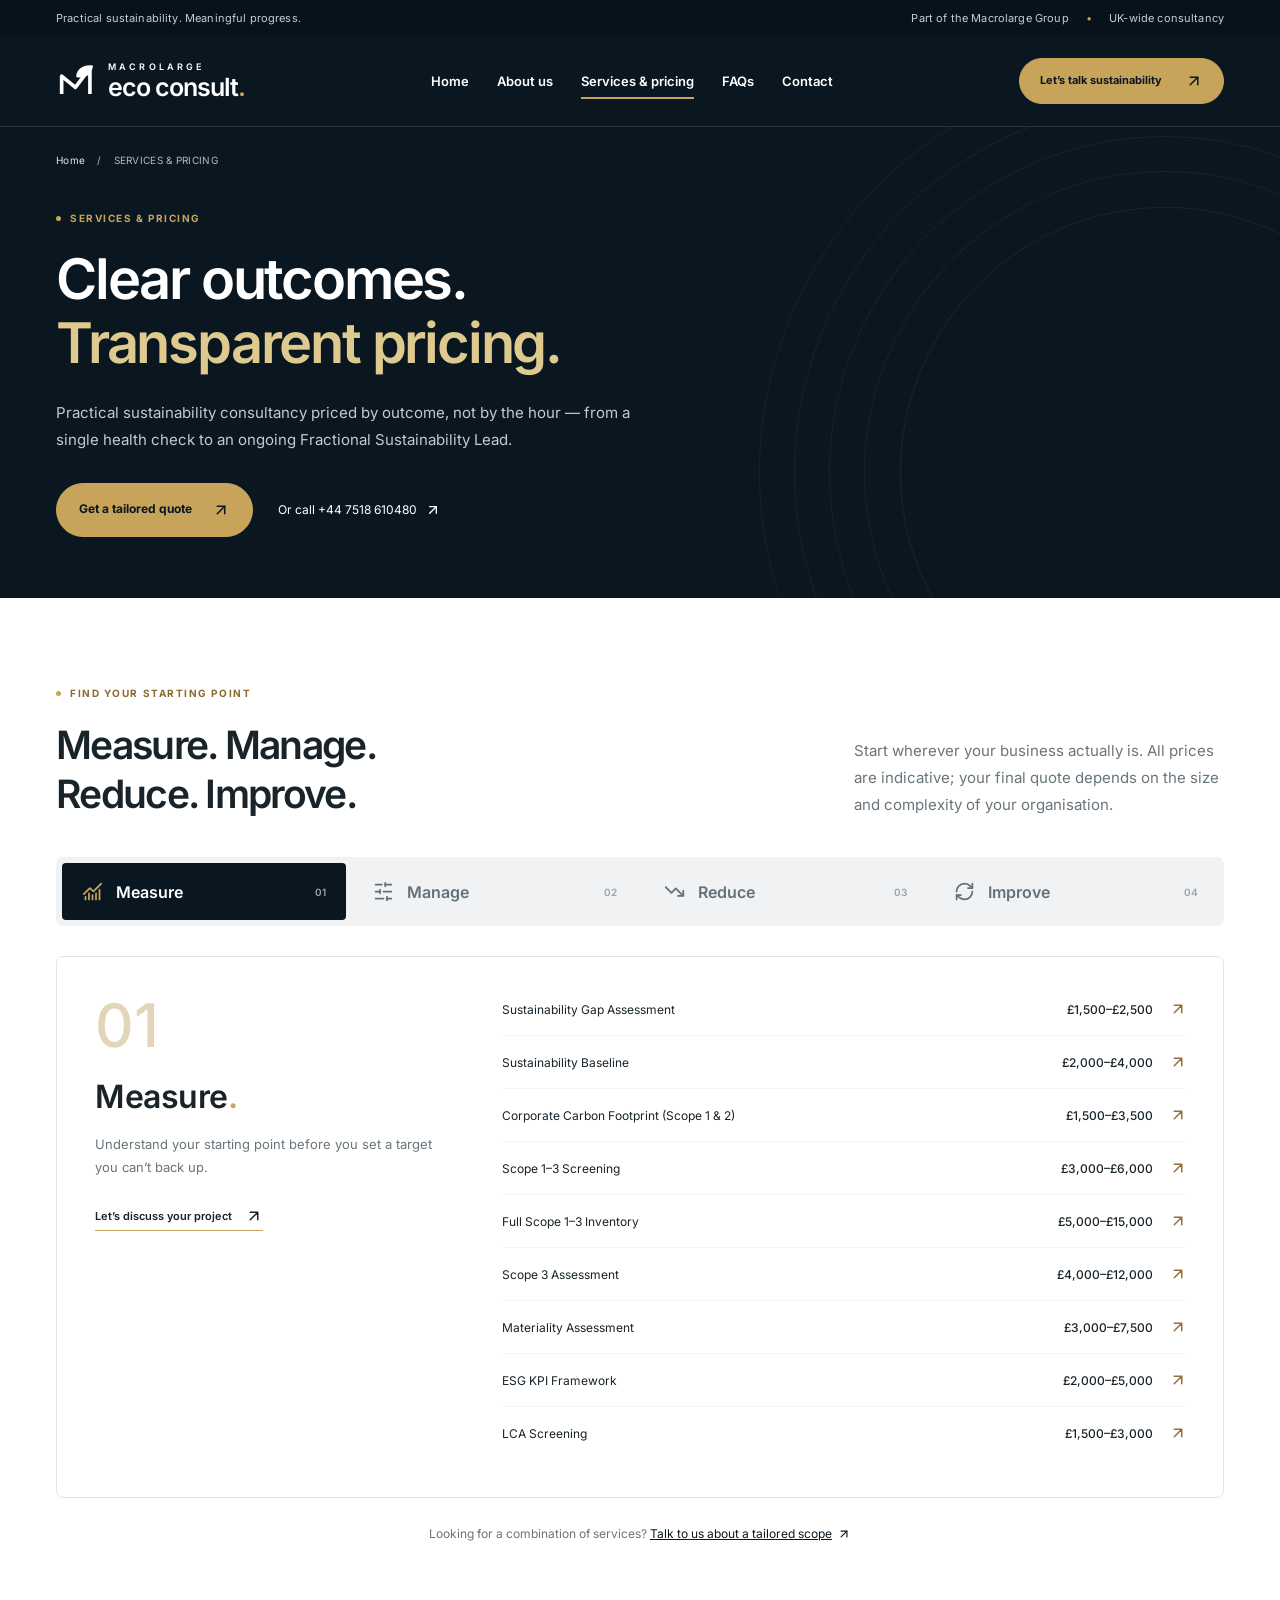
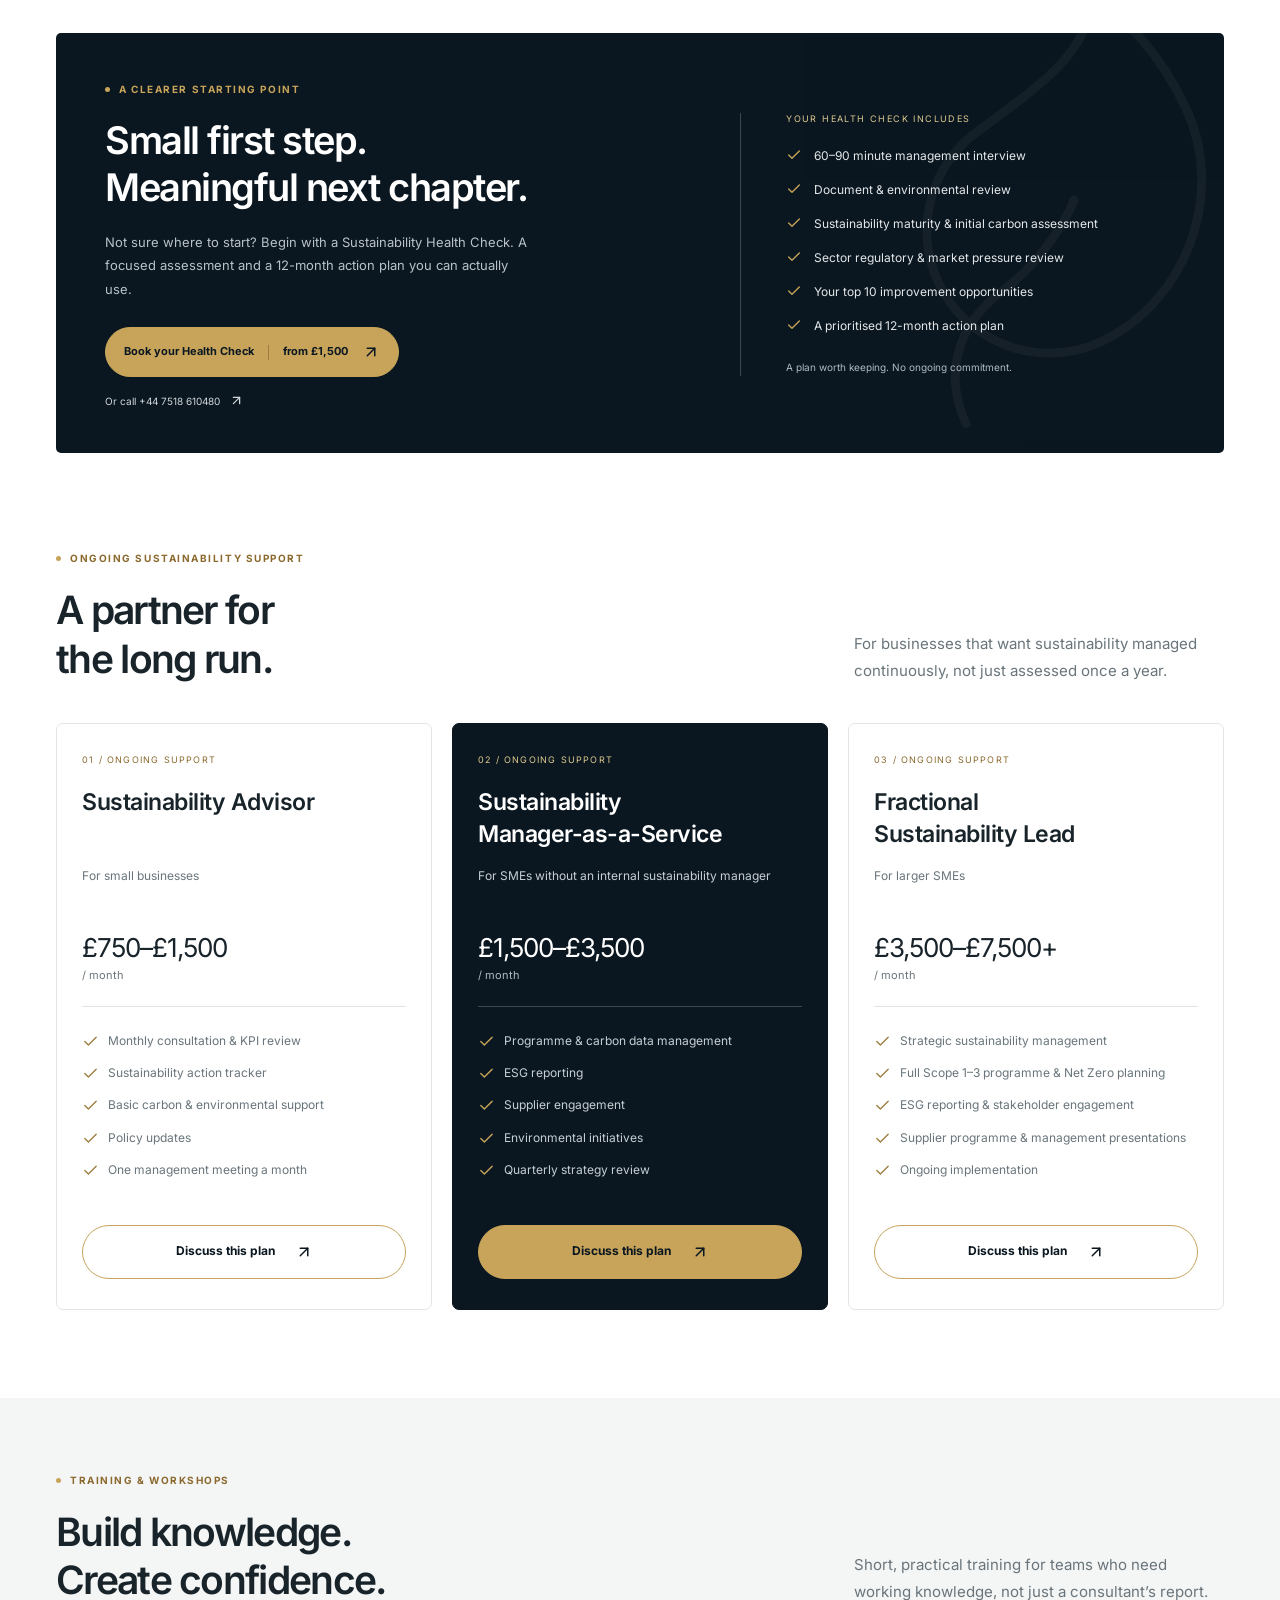
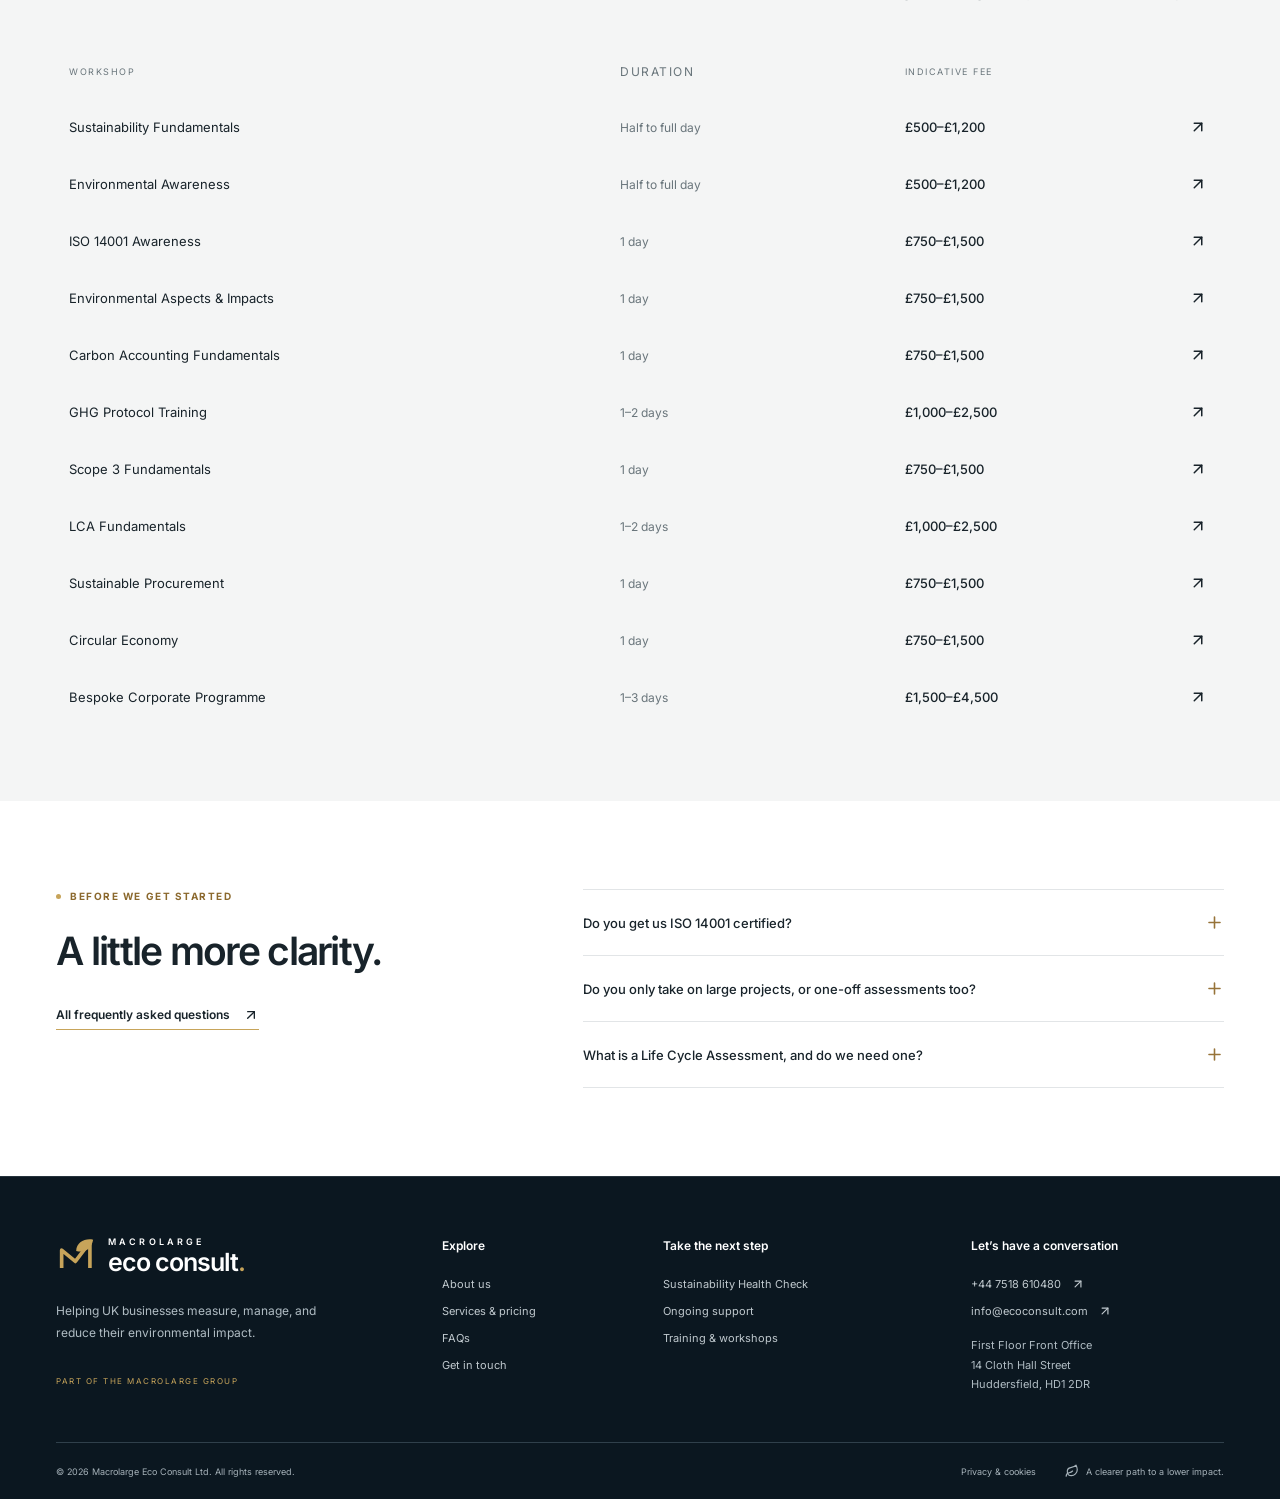
<file: services.html>
<!doctype html>

<html lang="en-GB">
  <head>
    <meta charset="utf-8" />
    <meta content="width=device-width, initial-scale=1" name="viewport" />
    <meta content="#0b1720" name="theme-color" />
    <meta
      content="Explore sustainability services and indicative pricing for carbon accounting, ISO 14001 preparation, Life Cycle Assessment, training and ongoing support."
      name="description"
    />
    <title>Services &amp; Pricing | Macrolarge Eco Consult</title>
    <link href="assets/favicon.svg" rel="icon" type="image/svg+xml" />
    <link href="assets/css/style.css" rel="stylesheet" />
    <script defer="" src="assets/js/main.js"></script>
  </head>
  <body>
    <a class="skip-link" href="#main">Skip to content</a>
    <div class="topbar">
      <div class="container topbar-inner">
        <span>Practical sustainability. Meaningful progress.</span
        ><span
          >Part of the Macrolarge Group <span class="top-dot">•</span> UK-wide
          consultancy</span
        >
      </div>
    </div>
    <header>
      <div class="container nav-inner">
        <a
          aria-label="Macrolarge Eco Consult home"
          class="logo"
          data-discover="true"
          href="index.html"
          ><svg aria-hidden="true" viewbox="0 0 52 52">
            <path
              d="M7 42V20l17 14L42 10v32"
              fill="none"
              stroke="currentColor"
              stroke-linejoin="round"
              stroke-width="4.5"
            ></path>
            <path
              d="M25 21C25 10 36 5 46 7c-2 11-10 17-21 14"
              fill="currentColor"
            ></path></svg
          ><span
            ><b>MACROLARGE</b
            ><strong>eco consult<span class="logo-dot">.</span></strong></span
          ></a
        >
        <nav aria-label="Main navigation" class="">
          <a class="" data-discover="true" href="index.html">Home</a
          ><a class="" data-discover="true" href="about.html">About us</a
          ><a
            aria-current="page"
            class="active"
            data-discover="true"
            href="services.html"
            >Services &amp; pricing</a
          ><a class="" data-discover="true" href="faqs.html">FAQs</a
          ><a class="" data-discover="true" href="contact.html">Contact</a>
        </nav>
        <a
          class="btn nav-cta"
          data-discover="true"
          href="contact.html?service=Sustainability%20Health%20Check"
          >Let’s talk sustainability<svg
            aria-hidden="true"
            class="lucide lucide-arrow-up-right"
            fill="none"
            height="18"
            stroke="currentColor"
            stroke-linecap="round"
            stroke-linejoin="round"
            stroke-width="2"
            viewbox="0 0 24 24"
            width="18"
            xmlns="http://www.w3.org/2000/svg"
          >
            <path d="M7 7h10v10"></path>
            <path d="M7 17 17 7"></path></svg></a
        ><button
          aria-expanded="false"
          aria-label="Open menu"
          class="menu-toggle"
        >
          <svg
            aria-hidden="true"
            class="lucide lucide-menu"
            fill="none"
            height="24"
            stroke="currentColor"
            stroke-linecap="round"
            stroke-linejoin="round"
            stroke-width="2"
            viewbox="0 0 24 24"
            width="24"
            xmlns="http://www.w3.org/2000/svg"
          >
            <line x1="4" x2="20" y1="12" y2="12"></line>
            <line x1="4" x2="20" y1="6" y2="6"></line>
            <line x1="4" x2="20" y1="18" y2="18"></line>
          </svg>
        </button>
      </div>
    </header>
    <main id="main">
      <section class="page-hero">
        <div class="container">
          <div class="breadcrumb">
            <a data-discover="true" href="index.html">Home</a
            ><span>/</span>SERVICES &amp; PRICING
          </div>
          <div class="eyebrow"><span></span>SERVICES &amp; PRICING</div>
          <h1>Clear outcomes.<br /><span>Transparent pricing.</span></h1>
          <p>
            Practical sustainability consultancy priced by outcome, not by the
            hour — from a single health check to an ongoing Fractional
            Sustainability Lead.
          </p>
          <div class="page-hero-actions">
            <a class="btn" data-discover="true" href="contact.html"
              >Get a tailored quote<svg
                aria-hidden="true"
                class="lucide lucide-arrow-up-right"
                fill="none"
                height="18"
                stroke="currentColor"
                stroke-linecap="round"
                stroke-linejoin="round"
                stroke-width="2"
                viewbox="0 0 24 24"
                width="18"
                xmlns="http://www.w3.org/2000/svg"
              >
                <path d="M7 7h10v10"></path>
                <path d="M7 17 17 7"></path></svg></a
            ><a href="tel:+447518610480"
              >Or call +44 7518 610480
              <svg
                aria-hidden="true"
                class="lucide lucide-arrow-up-right"
                fill="none"
                height="16"
                stroke="currentColor"
                stroke-linecap="round"
                stroke-linejoin="round"
                stroke-width="2"
                viewbox="0 0 24 24"
                width="16"
                xmlns="http://www.w3.org/2000/svg"
              >
                <path d="M7 7h10v10"></path>
                <path d="M7 17 17 7"></path></svg
            ></a>
          </div>
        </div>
        <div aria-hidden="true" class="page-hero-lines"></div>
      </section>
      <section class="section container" id="services">
        <div class="section-heading">
          <div>
            <div class="eyebrow"><span></span>FIND YOUR STARTING POINT</div>
            <h2>Measure. Manage.<br />Reduce. Improve.</h2>
          </div>
          <p class="section-intro">
            Start wherever your business actually is. All prices are indicative;
            your final quote depends on the size and complexity of your
            organisation.
          </p>
        </div>
        <div aria-label="Service stages" class="service-tabs" role="tablist">
          <button
            aria-controls="service-panel"
            aria-selected="true"
            class="active"
            id="tab-0"
            role="tab"
          >
            <svg
              aria-hidden="true"
              class="lucide lucide-chart-no-axes-combined"
              fill="none"
              height="21"
              stroke="currentColor"
              stroke-linecap="round"
              stroke-linejoin="round"
              stroke-width="2"
              viewbox="0 0 24 24"
              width="21"
              xmlns="http://www.w3.org/2000/svg"
            >
              <path d="M12 16v5"></path>
              <path d="M16 14v7"></path>
              <path d="M20 10v11"></path>
              <path
                d="m22 3-8.646 8.646a.5.5 0 0 1-.708 0L9.354 8.354a.5.5 0 0 0-.707 0L2 15"
              ></path>
              <path d="M4 18v3"></path>
              <path d="M8 14v7"></path></svg
            ><span>Measure</span><span class="tab-number">01</span></button
          ><button
            aria-controls="service-panel"
            aria-selected="false"
            class=""
            id="tab-1"
            role="tab"
          >
            <svg
              aria-hidden="true"
              class="lucide lucide-sliders-horizontal"
              fill="none"
              height="21"
              stroke="currentColor"
              stroke-linecap="round"
              stroke-linejoin="round"
              stroke-width="2"
              viewbox="0 0 24 24"
              width="21"
              xmlns="http://www.w3.org/2000/svg"
            >
              <line x1="21" x2="14" y1="4" y2="4"></line>
              <line x1="10" x2="3" y1="4" y2="4"></line>
              <line x1="21" x2="12" y1="12" y2="12"></line>
              <line x1="8" x2="3" y1="12" y2="12"></line>
              <line x1="21" x2="16" y1="20" y2="20"></line>
              <line x1="12" x2="3" y1="20" y2="20"></line>
              <line x1="14" x2="14" y1="2" y2="6"></line>
              <line x1="8" x2="8" y1="10" y2="14"></line>
              <line x1="16" x2="16" y1="18" y2="22"></line></svg
            ><span>Manage</span><span class="tab-number">02</span></button
          ><button
            aria-controls="service-panel"
            aria-selected="false"
            class=""
            id="tab-2"
            role="tab"
          >
            <svg
              aria-hidden="true"
              class="lucide lucide-trending-down"
              fill="none"
              height="21"
              stroke="currentColor"
              stroke-linecap="round"
              stroke-linejoin="round"
              stroke-width="2"
              viewbox="0 0 24 24"
              width="21"
              xmlns="http://www.w3.org/2000/svg"
            >
              <polyline points="22 17 13.5 8.5 8.5 13.5 2 7"></polyline>
              <polyline points="16 17 22 17 22 11"></polyline></svg
            ><span>Reduce</span><span class="tab-number">03</span></button
          ><button
            aria-controls="service-panel"
            aria-selected="false"
            class=""
            id="tab-3"
            role="tab"
          >
            <svg
              aria-hidden="true"
              class="lucide lucide-refresh-cw"
              fill="none"
              height="21"
              stroke="currentColor"
              stroke-linecap="round"
              stroke-linejoin="round"
              stroke-width="2"
              viewbox="0 0 24 24"
              width="21"
              xmlns="http://www.w3.org/2000/svg"
            >
              <path
                d="M3 12a9 9 0 0 1 9-9 9.75 9.75 0 0 1 6.74 2.74L21 8"
              ></path>
              <path d="M21 3v5h-5"></path>
              <path
                d="M21 12a9 9 0 0 1-9 9 9.75 9.75 0 0 1-6.74-2.74L3 16"
              ></path>
              <path d="M8 16H3v5"></path></svg
            ><span>Improve</span><span class="tab-number">04</span>
          </button>
        </div>
        <div
          aria-labelledby="tab-0"
          class="service-panel"
          id="service-panel"
          role="tabpanel"
        >
          <div class="service-panel-intro">
            <span class="large-step">01</span>
            <h3>Measure<span>.</span></h3>
            <p>
              Understand your starting point before you set a target you can’t
              back up.
            </p>
            <a
              class="text-link"
              data-discover="true"
              href="contact.html?service=Measure%20services"
              >Let’s discuss your project
              <svg
                aria-hidden="true"
                class="lucide lucide-arrow-up-right"
                fill="none"
                height="17"
                stroke="currentColor"
                stroke-linecap="round"
                stroke-linejoin="round"
                stroke-width="2"
                viewbox="0 0 24 24"
                width="17"
                xmlns="http://www.w3.org/2000/svg"
              >
                <path d="M7 7h10v10"></path>
                <path d="M7 17 17 7"></path></svg
            ></a>
          </div>
          <div class="price-list">
            <a
              data-discover="true"
              href="contact.html?service=Sustainability%20Gap%20Assessment"
              title="Enquire about Sustainability Gap Assessment"
              ><span>Sustainability Gap Assessment</span
              ><strong>£1,500–£2,500</strong
              ><svg
                aria-hidden="true"
                class="lucide lucide-arrow-up-right"
                fill="none"
                height="16"
                stroke="currentColor"
                stroke-linecap="round"
                stroke-linejoin="round"
                stroke-width="2"
                viewbox="0 0 24 24"
                width="16"
                xmlns="http://www.w3.org/2000/svg"
              >
                <path d="M7 7h10v10"></path>
                <path d="M7 17 17 7"></path></svg></a
            ><a
              data-discover="true"
              href="contact.html?service=Sustainability%20Baseline"
              title="Enquire about Sustainability Baseline"
              ><span>Sustainability Baseline</span><strong>£2,000–£4,000</strong
              ><svg
                aria-hidden="true"
                class="lucide lucide-arrow-up-right"
                fill="none"
                height="16"
                stroke="currentColor"
                stroke-linecap="round"
                stroke-linejoin="round"
                stroke-width="2"
                viewbox="0 0 24 24"
                width="16"
                xmlns="http://www.w3.org/2000/svg"
              >
                <path d="M7 7h10v10"></path>
                <path d="M7 17 17 7"></path></svg></a
            ><a
              data-discover="true"
              href="contact.html?service=Corporate%20Carbon%20Footprint%20(Scope%201%20%26%202)"
              title="Enquire about Corporate Carbon Footprint (Scope 1 &amp; 2)"
              ><span>Corporate Carbon Footprint (Scope 1 &amp; 2)</span
              ><strong>£1,500–£3,500</strong
              ><svg
                aria-hidden="true"
                class="lucide lucide-arrow-up-right"
                fill="none"
                height="16"
                stroke="currentColor"
                stroke-linecap="round"
                stroke-linejoin="round"
                stroke-width="2"
                viewbox="0 0 24 24"
                width="16"
                xmlns="http://www.w3.org/2000/svg"
              >
                <path d="M7 7h10v10"></path>
                <path d="M7 17 17 7"></path></svg></a
            ><a
              data-discover="true"
              href="contact.html?service=Scope%201%E2%80%933%20Screening"
              title="Enquire about Scope 1–3 Screening"
              ><span>Scope 1–3 Screening</span><strong>£3,000–£6,000</strong
              ><svg
                aria-hidden="true"
                class="lucide lucide-arrow-up-right"
                fill="none"
                height="16"
                stroke="currentColor"
                stroke-linecap="round"
                stroke-linejoin="round"
                stroke-width="2"
                viewbox="0 0 24 24"
                width="16"
                xmlns="http://www.w3.org/2000/svg"
              >
                <path d="M7 7h10v10"></path>
                <path d="M7 17 17 7"></path></svg></a
            ><a
              data-discover="true"
              href="contact.html?service=Full%20Scope%201%E2%80%933%20Inventory"
              title="Enquire about Full Scope 1–3 Inventory"
              ><span>Full Scope 1–3 Inventory</span
              ><strong>£5,000–£15,000</strong
              ><svg
                aria-hidden="true"
                class="lucide lucide-arrow-up-right"
                fill="none"
                height="16"
                stroke="currentColor"
                stroke-linecap="round"
                stroke-linejoin="round"
                stroke-width="2"
                viewbox="0 0 24 24"
                width="16"
                xmlns="http://www.w3.org/2000/svg"
              >
                <path d="M7 7h10v10"></path>
                <path d="M7 17 17 7"></path></svg></a
            ><a
              data-discover="true"
              href="contact.html?service=Scope%203%20Assessment"
              title="Enquire about Scope 3 Assessment"
              ><span>Scope 3 Assessment</span><strong>£4,000–£12,000</strong
              ><svg
                aria-hidden="true"
                class="lucide lucide-arrow-up-right"
                fill="none"
                height="16"
                stroke="currentColor"
                stroke-linecap="round"
                stroke-linejoin="round"
                stroke-width="2"
                viewbox="0 0 24 24"
                width="16"
                xmlns="http://www.w3.org/2000/svg"
              >
                <path d="M7 7h10v10"></path>
                <path d="M7 17 17 7"></path></svg></a
            ><a
              data-discover="true"
              href="contact.html?service=Materiality%20Assessment"
              title="Enquire about Materiality Assessment"
              ><span>Materiality Assessment</span><strong>£3,000–£7,500</strong
              ><svg
                aria-hidden="true"
                class="lucide lucide-arrow-up-right"
                fill="none"
                height="16"
                stroke="currentColor"
                stroke-linecap="round"
                stroke-linejoin="round"
                stroke-width="2"
                viewbox="0 0 24 24"
                width="16"
                xmlns="http://www.w3.org/2000/svg"
              >
                <path d="M7 7h10v10"></path>
                <path d="M7 17 17 7"></path></svg></a
            ><a
              data-discover="true"
              href="contact.html?service=ESG%20KPI%20Framework"
              title="Enquire about ESG KPI Framework"
              ><span>ESG KPI Framework</span><strong>£2,000–£5,000</strong
              ><svg
                aria-hidden="true"
                class="lucide lucide-arrow-up-right"
                fill="none"
                height="16"
                stroke="currentColor"
                stroke-linecap="round"
                stroke-linejoin="round"
                stroke-width="2"
                viewbox="0 0 24 24"
                width="16"
                xmlns="http://www.w3.org/2000/svg"
              >
                <path d="M7 7h10v10"></path>
                <path d="M7 17 17 7"></path></svg></a
            ><a
              data-discover="true"
              href="contact.html?service=LCA%20Screening"
              title="Enquire about LCA Screening"
              ><span>LCA Screening</span><strong>£1,500–£3,000</strong
              ><svg
                aria-hidden="true"
                class="lucide lucide-arrow-up-right"
                fill="none"
                height="16"
                stroke="currentColor"
                stroke-linecap="round"
                stroke-linejoin="round"
                stroke-width="2"
                viewbox="0 0 24 24"
                width="16"
                xmlns="http://www.w3.org/2000/svg"
              >
                <path d="M7 7h10v10"></path>
                <path d="M7 17 17 7"></path></svg
            ></a>
          </div>
        </div>
        <p class="pricing-note">
          Looking for a combination of services?
          <a data-discover="true" href="contact.html"
            >Talk to us about a tailored scope
            <svg
              aria-hidden="true"
              class="lucide lucide-arrow-up-right"
              fill="none"
              height="14"
              stroke="currentColor"
              stroke-linecap="round"
              stroke-linejoin="round"
              stroke-width="2"
              viewbox="0 0 24 24"
              width="14"
              xmlns="http://www.w3.org/2000/svg"
            >
              <path d="M7 7h10v10"></path>
              <path d="M7 17 17 7"></path></svg
          ></a>
        </p>
      </section>
      <section class="health-section container">
        <div class="health-banner">
          <div aria-hidden="true" class="health-art">
            <svg
              aria-hidden="true"
              class="lucide lucide-leaf"
              fill="none"
              height="24"
              stroke="currentColor"
              stroke-linecap="round"
              stroke-linejoin="round"
              stroke-width="2"
              viewbox="0 0 24 24"
              width="24"
              xmlns="http://www.w3.org/2000/svg"
            >
              <path
                d="M11 20A7 7 0 0 1 9.8 6.1C15.5 5 17 4.48 19 2c1 2 2 4.18 2 8 0 5.5-4.78 10-10 10Z"
              ></path>
              <path d="M2 21c0-3 1.85-5.36 5.08-6C9.5 14.52 12 13 13 12"></path>
            </svg>
          </div>
          <div>
            <div class="eyebrow"><span></span>A CLEARER STARTING POINT</div>
            <h2>Small first step.<br />Meaningful next chapter.</h2>
            <p>
              Not sure where to start? Begin with a Sustainability Health Check.
              A focused assessment and a 12-month action plan you can actually
              use.
            </p>
            <div class="health-actions">
              <a
                class="btn btn-light"
                data-discover="true"
                href="contact.html?service=Sustainability%20Health%20Check"
                >Book your Health Check
                <span class="button-divider"></span> from £1,500<svg
                  aria-hidden="true"
                  class="lucide lucide-arrow-up-right"
                  fill="none"
                  height="18"
                  stroke="currentColor"
                  stroke-linecap="round"
                  stroke-linejoin="round"
                  stroke-width="2"
                  viewbox="0 0 24 24"
                  width="18"
                  xmlns="http://www.w3.org/2000/svg"
                >
                  <path d="M7 7h10v10"></path>
                  <path d="M7 17 17 7"></path></svg></a
              ><a href="tel:+447518610480"
                >Or call +44 7518 610480
                <svg
                  aria-hidden="true"
                  class="lucide lucide-arrow-up-right"
                  fill="none"
                  height="15"
                  stroke="currentColor"
                  stroke-linecap="round"
                  stroke-linejoin="round"
                  stroke-width="2"
                  viewbox="0 0 24 24"
                  width="15"
                  xmlns="http://www.w3.org/2000/svg"
                >
                  <path d="M7 7h10v10"></path>
                  <path d="M7 17 17 7"></path></svg
              ></a>
            </div>
          </div>
          <div class="health-includes">
            <span>YOUR HEALTH CHECK INCLUDES</span>
            <div>
              <svg
                aria-hidden="true"
                class="lucide lucide-check"
                fill="none"
                height="16"
                stroke="currentColor"
                stroke-linecap="round"
                stroke-linejoin="round"
                stroke-width="2"
                viewbox="0 0 24 24"
                width="16"
                xmlns="http://www.w3.org/2000/svg"
              >
                <path d="M20 6 9 17l-5-5"></path></svg
              >60–90 minute management interview
            </div>
            <div>
              <svg
                aria-hidden="true"
                class="lucide lucide-check"
                fill="none"
                height="16"
                stroke="currentColor"
                stroke-linecap="round"
                stroke-linejoin="round"
                stroke-width="2"
                viewbox="0 0 24 24"
                width="16"
                xmlns="http://www.w3.org/2000/svg"
              >
                <path d="M20 6 9 17l-5-5"></path></svg
              >Document &amp; environmental review
            </div>
            <div>
              <svg
                aria-hidden="true"
                class="lucide lucide-check"
                fill="none"
                height="16"
                stroke="currentColor"
                stroke-linecap="round"
                stroke-linejoin="round"
                stroke-width="2"
                viewbox="0 0 24 24"
                width="16"
                xmlns="http://www.w3.org/2000/svg"
              >
                <path d="M20 6 9 17l-5-5"></path></svg
              >Sustainability maturity &amp; initial carbon assessment
            </div>
            <div>
              <svg
                aria-hidden="true"
                class="lucide lucide-check"
                fill="none"
                height="16"
                stroke="currentColor"
                stroke-linecap="round"
                stroke-linejoin="round"
                stroke-width="2"
                viewbox="0 0 24 24"
                width="16"
                xmlns="http://www.w3.org/2000/svg"
              >
                <path d="M20 6 9 17l-5-5"></path></svg
              >Sector regulatory &amp; market pressure review
            </div>
            <div>
              <svg
                aria-hidden="true"
                class="lucide lucide-check"
                fill="none"
                height="16"
                stroke="currentColor"
                stroke-linecap="round"
                stroke-linejoin="round"
                stroke-width="2"
                viewbox="0 0 24 24"
                width="16"
                xmlns="http://www.w3.org/2000/svg"
              >
                <path d="M20 6 9 17l-5-5"></path></svg
              >Your top 10 improvement opportunities
            </div>
            <div>
              <svg
                aria-hidden="true"
                class="lucide lucide-check"
                fill="none"
                height="16"
                stroke="currentColor"
                stroke-linecap="round"
                stroke-linejoin="round"
                stroke-width="2"
                viewbox="0 0 24 24"
                width="16"
                xmlns="http://www.w3.org/2000/svg"
              >
                <path d="M20 6 9 17l-5-5"></path></svg
              >A prioritised 12-month action plan
            </div>
            <p>A plan worth keeping. No ongoing commitment.</p>
          </div>
        </div>
      </section>
      <section class="section container" id="retainers">
        <div class="section-heading">
          <div>
            <div class="eyebrow">
              <span></span>ONGOING SUSTAINABILITY SUPPORT
            </div>
            <h2>A partner for<br />the long run.</h2>
          </div>
          <p class="section-intro">
            For businesses that want sustainability managed continuously, not
            just assessed once a year.
          </p>
        </div>
        <div class="retainer-grid">
          <article class="retainer-card">
            <span class="plan-label">01 / ONGOING SUPPORT</span>
            <h3>Sustainability Advisor</h3>
            <p class="retainer-audience">For small businesses</p>
            <div class="retainer-price">£750–£1,500<small>/ month</small></div>
            <ul>
              <li>
                <svg
                  aria-hidden="true"
                  class="lucide lucide-check"
                  fill="none"
                  height="17"
                  stroke="currentColor"
                  stroke-linecap="round"
                  stroke-linejoin="round"
                  stroke-width="2"
                  viewbox="0 0 24 24"
                  width="17"
                  xmlns="http://www.w3.org/2000/svg"
                >
                  <path d="M20 6 9 17l-5-5"></path></svg
                >Monthly consultation &amp; KPI review
              </li>
              <li>
                <svg
                  aria-hidden="true"
                  class="lucide lucide-check"
                  fill="none"
                  height="17"
                  stroke="currentColor"
                  stroke-linecap="round"
                  stroke-linejoin="round"
                  stroke-width="2"
                  viewbox="0 0 24 24"
                  width="17"
                  xmlns="http://www.w3.org/2000/svg"
                >
                  <path d="M20 6 9 17l-5-5"></path></svg
                >Sustainability action tracker
              </li>
              <li>
                <svg
                  aria-hidden="true"
                  class="lucide lucide-check"
                  fill="none"
                  height="17"
                  stroke="currentColor"
                  stroke-linecap="round"
                  stroke-linejoin="round"
                  stroke-width="2"
                  viewbox="0 0 24 24"
                  width="17"
                  xmlns="http://www.w3.org/2000/svg"
                >
                  <path d="M20 6 9 17l-5-5"></path></svg
                >Basic carbon &amp; environmental support
              </li>
              <li>
                <svg
                  aria-hidden="true"
                  class="lucide lucide-check"
                  fill="none"
                  height="17"
                  stroke="currentColor"
                  stroke-linecap="round"
                  stroke-linejoin="round"
                  stroke-width="2"
                  viewbox="0 0 24 24"
                  width="17"
                  xmlns="http://www.w3.org/2000/svg"
                >
                  <path d="M20 6 9 17l-5-5"></path></svg
                >Policy updates
              </li>
              <li>
                <svg
                  aria-hidden="true"
                  class="lucide lucide-check"
                  fill="none"
                  height="17"
                  stroke="currentColor"
                  stroke-linecap="round"
                  stroke-linejoin="round"
                  stroke-width="2"
                  viewbox="0 0 24 24"
                  width="17"
                  xmlns="http://www.w3.org/2000/svg"
                >
                  <path d="M20 6 9 17l-5-5"></path></svg
                >One management meeting a month
              </li>
            </ul>
            <a
              class="btn btn-outline"
              data-discover="true"
              href="contact.html?service=Sustainability%20Advisor"
              >Discuss this plan<svg
                aria-hidden="true"
                class="lucide lucide-arrow-up-right"
                fill="none"
                height="18"
                stroke="currentColor"
                stroke-linecap="round"
                stroke-linejoin="round"
                stroke-width="2"
                viewbox="0 0 24 24"
                width="18"
                xmlns="http://www.w3.org/2000/svg"
              >
                <path d="M7 7h10v10"></path>
                <path d="M7 17 17 7"></path></svg
            ></a>
          </article>
          <article class="retainer-card featured">
            <span class="plan-label">02 / ONGOING SUPPORT</span>
            <h3>Sustainability Manager-as-a-Service</h3>
            <p class="retainer-audience">
              For SMEs without an internal sustainability manager
            </p>
            <div class="retainer-price">
              £1,500–£3,500<small>/ month</small>
            </div>
            <ul>
              <li>
                <svg
                  aria-hidden="true"
                  class="lucide lucide-check"
                  fill="none"
                  height="17"
                  stroke="currentColor"
                  stroke-linecap="round"
                  stroke-linejoin="round"
                  stroke-width="2"
                  viewbox="0 0 24 24"
                  width="17"
                  xmlns="http://www.w3.org/2000/svg"
                >
                  <path d="M20 6 9 17l-5-5"></path></svg
                >Programme &amp; carbon data management
              </li>
              <li>
                <svg
                  aria-hidden="true"
                  class="lucide lucide-check"
                  fill="none"
                  height="17"
                  stroke="currentColor"
                  stroke-linecap="round"
                  stroke-linejoin="round"
                  stroke-width="2"
                  viewbox="0 0 24 24"
                  width="17"
                  xmlns="http://www.w3.org/2000/svg"
                >
                  <path d="M20 6 9 17l-5-5"></path></svg
                >ESG reporting
              </li>
              <li>
                <svg
                  aria-hidden="true"
                  class="lucide lucide-check"
                  fill="none"
                  height="17"
                  stroke="currentColor"
                  stroke-linecap="round"
                  stroke-linejoin="round"
                  stroke-width="2"
                  viewbox="0 0 24 24"
                  width="17"
                  xmlns="http://www.w3.org/2000/svg"
                >
                  <path d="M20 6 9 17l-5-5"></path></svg
                >Supplier engagement
              </li>
              <li>
                <svg
                  aria-hidden="true"
                  class="lucide lucide-check"
                  fill="none"
                  height="17"
                  stroke="currentColor"
                  stroke-linecap="round"
                  stroke-linejoin="round"
                  stroke-width="2"
                  viewbox="0 0 24 24"
                  width="17"
                  xmlns="http://www.w3.org/2000/svg"
                >
                  <path d="M20 6 9 17l-5-5"></path></svg
                >Environmental initiatives
              </li>
              <li>
                <svg
                  aria-hidden="true"
                  class="lucide lucide-check"
                  fill="none"
                  height="17"
                  stroke="currentColor"
                  stroke-linecap="round"
                  stroke-linejoin="round"
                  stroke-width="2"
                  viewbox="0 0 24 24"
                  width="17"
                  xmlns="http://www.w3.org/2000/svg"
                >
                  <path d="M20 6 9 17l-5-5"></path></svg
                >Quarterly strategy review
              </li>
            </ul>
            <a
              class="btn btn-light"
              data-discover="true"
              href="contact.html?service=Sustainability%20Manager-as-a-Service"
              >Discuss this plan<svg
                aria-hidden="true"
                class="lucide lucide-arrow-up-right"
                fill="none"
                height="18"
                stroke="currentColor"
                stroke-linecap="round"
                stroke-linejoin="round"
                stroke-width="2"
                viewbox="0 0 24 24"
                width="18"
                xmlns="http://www.w3.org/2000/svg"
              >
                <path d="M7 7h10v10"></path>
                <path d="M7 17 17 7"></path></svg
            ></a>
          </article>
          <article class="retainer-card">
            <span class="plan-label">03 / ONGOING SUPPORT</span>
            <h3>Fractional Sustainability Lead</h3>
            <p class="retainer-audience">For larger SMEs</p>
            <div class="retainer-price">
              £3,500–£7,500+<small>/ month</small>
            </div>
            <ul>
              <li>
                <svg
                  aria-hidden="true"
                  class="lucide lucide-check"
                  fill="none"
                  height="17"
                  stroke="currentColor"
                  stroke-linecap="round"
                  stroke-linejoin="round"
                  stroke-width="2"
                  viewbox="0 0 24 24"
                  width="17"
                  xmlns="http://www.w3.org/2000/svg"
                >
                  <path d="M20 6 9 17l-5-5"></path></svg
                >Strategic sustainability management
              </li>
              <li>
                <svg
                  aria-hidden="true"
                  class="lucide lucide-check"
                  fill="none"
                  height="17"
                  stroke="currentColor"
                  stroke-linecap="round"
                  stroke-linejoin="round"
                  stroke-width="2"
                  viewbox="0 0 24 24"
                  width="17"
                  xmlns="http://www.w3.org/2000/svg"
                >
                  <path d="M20 6 9 17l-5-5"></path></svg
                >Full Scope 1–3 programme &amp; Net Zero planning
              </li>
              <li>
                <svg
                  aria-hidden="true"
                  class="lucide lucide-check"
                  fill="none"
                  height="17"
                  stroke="currentColor"
                  stroke-linecap="round"
                  stroke-linejoin="round"
                  stroke-width="2"
                  viewbox="0 0 24 24"
                  width="17"
                  xmlns="http://www.w3.org/2000/svg"
                >
                  <path d="M20 6 9 17l-5-5"></path></svg
                >ESG reporting &amp; stakeholder engagement
              </li>
              <li>
                <svg
                  aria-hidden="true"
                  class="lucide lucide-check"
                  fill="none"
                  height="17"
                  stroke="currentColor"
                  stroke-linecap="round"
                  stroke-linejoin="round"
                  stroke-width="2"
                  viewbox="0 0 24 24"
                  width="17"
                  xmlns="http://www.w3.org/2000/svg"
                >
                  <path d="M20 6 9 17l-5-5"></path></svg
                >Supplier programme &amp; management presentations
              </li>
              <li>
                <svg
                  aria-hidden="true"
                  class="lucide lucide-check"
                  fill="none"
                  height="17"
                  stroke="currentColor"
                  stroke-linecap="round"
                  stroke-linejoin="round"
                  stroke-width="2"
                  viewbox="0 0 24 24"
                  width="17"
                  xmlns="http://www.w3.org/2000/svg"
                >
                  <path d="M20 6 9 17l-5-5"></path></svg
                >Ongoing implementation
              </li>
            </ul>
            <a
              class="btn btn-outline"
              data-discover="true"
              href="contact.html?service=Fractional%20Sustainability%20Lead"
              >Discuss this plan<svg
                aria-hidden="true"
                class="lucide lucide-arrow-up-right"
                fill="none"
                height="18"
                stroke="currentColor"
                stroke-linecap="round"
                stroke-linejoin="round"
                stroke-width="2"
                viewbox="0 0 24 24"
                width="18"
                xmlns="http://www.w3.org/2000/svg"
              >
                <path d="M7 7h10v10"></path>
                <path d="M7 17 17 7"></path></svg
            ></a>
          </article>
        </div>
      </section>
      <section class="training-section" id="training">
        <div class="container">
          <div class="section-heading">
            <div>
              <div class="eyebrow"><span></span>TRAINING &amp; WORKSHOPS</div>
              <h2>Build knowledge.<br />Create confidence.</h2>
            </div>
            <p class="section-intro">
              Short, practical training for teams who need working knowledge,
              not just a consultant’s report.
            </p>
          </div>
          <div class="training-table">
            <div class="training-row training-head">
              <span>Workshop</span><span>Duration</span
              ><span>Indicative fee</span><span></span>
            </div>
            <a
              class="training-row"
              data-discover="true"
              href="contact.html?service=Sustainability%20Fundamentals%20training"
              ><span>Sustainability Fundamentals</span
              ><span>Half to full day</span><strong>£500–£1,200</strong
              ><svg
                aria-hidden="true"
                class="lucide lucide-arrow-up-right"
                fill="none"
                height="18"
                stroke="currentColor"
                stroke-linecap="round"
                stroke-linejoin="round"
                stroke-width="2"
                viewbox="0 0 24 24"
                width="18"
                xmlns="http://www.w3.org/2000/svg"
              >
                <path d="M7 7h10v10"></path>
                <path d="M7 17 17 7"></path></svg></a
            ><a
              class="training-row"
              data-discover="true"
              href="contact.html?service=Environmental%20Awareness%20training"
              ><span>Environmental Awareness</span><span>Half to full day</span
              ><strong>£500–£1,200</strong
              ><svg
                aria-hidden="true"
                class="lucide lucide-arrow-up-right"
                fill="none"
                height="18"
                stroke="currentColor"
                stroke-linecap="round"
                stroke-linejoin="round"
                stroke-width="2"
                viewbox="0 0 24 24"
                width="18"
                xmlns="http://www.w3.org/2000/svg"
              >
                <path d="M7 7h10v10"></path>
                <path d="M7 17 17 7"></path></svg></a
            ><a
              class="training-row"
              data-discover="true"
              href="contact.html?service=ISO%2014001%20Awareness%20training"
              ><span>ISO 14001 Awareness</span><span>1 day</span
              ><strong>£750–£1,500</strong
              ><svg
                aria-hidden="true"
                class="lucide lucide-arrow-up-right"
                fill="none"
                height="18"
                stroke="currentColor"
                stroke-linecap="round"
                stroke-linejoin="round"
                stroke-width="2"
                viewbox="0 0 24 24"
                width="18"
                xmlns="http://www.w3.org/2000/svg"
              >
                <path d="M7 7h10v10"></path>
                <path d="M7 17 17 7"></path></svg></a
            ><a
              class="training-row"
              data-discover="true"
              href="contact.html?service=Environmental%20Aspects%20%26%20Impacts%20training"
              ><span>Environmental Aspects &amp; Impacts</span><span>1 day</span
              ><strong>£750–£1,500</strong
              ><svg
                aria-hidden="true"
                class="lucide lucide-arrow-up-right"
                fill="none"
                height="18"
                stroke="currentColor"
                stroke-linecap="round"
                stroke-linejoin="round"
                stroke-width="2"
                viewbox="0 0 24 24"
                width="18"
                xmlns="http://www.w3.org/2000/svg"
              >
                <path d="M7 7h10v10"></path>
                <path d="M7 17 17 7"></path></svg></a
            ><a
              class="training-row"
              data-discover="true"
              href="contact.html?service=Carbon%20Accounting%20Fundamentals%20training"
              ><span>Carbon Accounting Fundamentals</span><span>1 day</span
              ><strong>£750–£1,500</strong
              ><svg
                aria-hidden="true"
                class="lucide lucide-arrow-up-right"
                fill="none"
                height="18"
                stroke="currentColor"
                stroke-linecap="round"
                stroke-linejoin="round"
                stroke-width="2"
                viewbox="0 0 24 24"
                width="18"
                xmlns="http://www.w3.org/2000/svg"
              >
                <path d="M7 7h10v10"></path>
                <path d="M7 17 17 7"></path></svg></a
            ><a
              class="training-row"
              data-discover="true"
              href="contact.html?service=GHG%20Protocol%20Training%20training"
              ><span>GHG Protocol Training</span><span>1–2 days</span
              ><strong>£1,000–£2,500</strong
              ><svg
                aria-hidden="true"
                class="lucide lucide-arrow-up-right"
                fill="none"
                height="18"
                stroke="currentColor"
                stroke-linecap="round"
                stroke-linejoin="round"
                stroke-width="2"
                viewbox="0 0 24 24"
                width="18"
                xmlns="http://www.w3.org/2000/svg"
              >
                <path d="M7 7h10v10"></path>
                <path d="M7 17 17 7"></path></svg></a
            ><a
              class="training-row"
              data-discover="true"
              href="contact.html?service=Scope%203%20Fundamentals%20training"
              ><span>Scope 3 Fundamentals</span><span>1 day</span
              ><strong>£750–£1,500</strong
              ><svg
                aria-hidden="true"
                class="lucide lucide-arrow-up-right"
                fill="none"
                height="18"
                stroke="currentColor"
                stroke-linecap="round"
                stroke-linejoin="round"
                stroke-width="2"
                viewbox="0 0 24 24"
                width="18"
                xmlns="http://www.w3.org/2000/svg"
              >
                <path d="M7 7h10v10"></path>
                <path d="M7 17 17 7"></path></svg></a
            ><a
              class="training-row"
              data-discover="true"
              href="contact.html?service=LCA%20Fundamentals%20training"
              ><span>LCA Fundamentals</span><span>1–2 days</span
              ><strong>£1,000–£2,500</strong
              ><svg
                aria-hidden="true"
                class="lucide lucide-arrow-up-right"
                fill="none"
                height="18"
                stroke="currentColor"
                stroke-linecap="round"
                stroke-linejoin="round"
                stroke-width="2"
                viewbox="0 0 24 24"
                width="18"
                xmlns="http://www.w3.org/2000/svg"
              >
                <path d="M7 7h10v10"></path>
                <path d="M7 17 17 7"></path></svg></a
            ><a
              class="training-row"
              data-discover="true"
              href="contact.html?service=Sustainable%20Procurement%20training"
              ><span>Sustainable Procurement</span><span>1 day</span
              ><strong>£750–£1,500</strong
              ><svg
                aria-hidden="true"
                class="lucide lucide-arrow-up-right"
                fill="none"
                height="18"
                stroke="currentColor"
                stroke-linecap="round"
                stroke-linejoin="round"
                stroke-width="2"
                viewbox="0 0 24 24"
                width="18"
                xmlns="http://www.w3.org/2000/svg"
              >
                <path d="M7 7h10v10"></path>
                <path d="M7 17 17 7"></path></svg></a
            ><a
              class="training-row"
              data-discover="true"
              href="contact.html?service=Circular%20Economy%20training"
              ><span>Circular Economy</span><span>1 day</span
              ><strong>£750–£1,500</strong
              ><svg
                aria-hidden="true"
                class="lucide lucide-arrow-up-right"
                fill="none"
                height="18"
                stroke="currentColor"
                stroke-linecap="round"
                stroke-linejoin="round"
                stroke-width="2"
                viewbox="0 0 24 24"
                width="18"
                xmlns="http://www.w3.org/2000/svg"
              >
                <path d="M7 7h10v10"></path>
                <path d="M7 17 17 7"></path></svg></a
            ><a
              class="training-row"
              data-discover="true"
              href="contact.html?service=Bespoke%20Corporate%20Programme%20training"
              ><span>Bespoke Corporate Programme</span><span>1–3 days</span
              ><strong>£1,500–£4,500</strong
              ><svg
                aria-hidden="true"
                class="lucide lucide-arrow-up-right"
                fill="none"
                height="18"
                stroke="currentColor"
                stroke-linecap="round"
                stroke-linejoin="round"
                stroke-width="2"
                viewbox="0 0 24 24"
                width="18"
                xmlns="http://www.w3.org/2000/svg"
              >
                <path d="M7 7h10v10"></path>
                <path d="M7 17 17 7"></path></svg
            ></a>
          </div>
        </div>
      </section>
      <section class="container section home-faq">
        <div>
          <div class="eyebrow"><span></span>BEFORE WE GET STARTED</div>
          <h2>A little more clarity.</h2>
          <a class="text-link" data-discover="true" href="faqs.html"
            >All frequently asked questions
            <svg
              aria-hidden="true"
              class="lucide lucide-arrow-up-right"
              fill="none"
              height="16"
              stroke="currentColor"
              stroke-linecap="round"
              stroke-linejoin="round"
              stroke-width="2"
              viewbox="0 0 24 24"
              width="16"
              xmlns="http://www.w3.org/2000/svg"
            >
              <path d="M7 7h10v10"></path>
              <path d="M7 17 17 7"></path></svg
          ></a>
        </div>
        <div class="faq-list">
          <details>
            <summary>
              Do you get us ISO 14001 certified?<span class="faq-plus"
                ><svg
                  aria-hidden="true"
                  class="lucide lucide-plus"
                  fill="none"
                  height="19"
                  stroke="currentColor"
                  stroke-linecap="round"
                  stroke-linejoin="round"
                  stroke-width="2"
                  viewbox="0 0 24 24"
                  width="19"
                  xmlns="http://www.w3.org/2000/svg"
                >
                  <path d="M5 12h14"></path>
                  <path d="M12 5v14"></path></svg></span
              ><span class="faq-minus"
                ><svg
                  aria-hidden="true"
                  class="lucide lucide-minus"
                  fill="none"
                  height="19"
                  stroke="currentColor"
                  stroke-linecap="round"
                  stroke-linejoin="round"
                  stroke-width="2"
                  viewbox="0 0 24 24"
                  width="19"
                  xmlns="http://www.w3.org/2000/svg"
                >
                  <path d="M5 12h14"></path></svg
              ></span>
            </summary>
            <p>
              No. Certification is issued independently by an accredited
              certification body, not by us. What we do is help you design,
              implement, and prepare your environmental management system so
              it’s genuinely ready for that independent certification process.
            </p>
          </details>
          <details>
            <summary>
              Do you only take on large projects, or one-off assessments
              too?<span class="faq-plus"
                ><svg
                  aria-hidden="true"
                  class="lucide lucide-plus"
                  fill="none"
                  height="19"
                  stroke="currentColor"
                  stroke-linecap="round"
                  stroke-linejoin="round"
                  stroke-width="2"
                  viewbox="0 0 24 24"
                  width="19"
                  xmlns="http://www.w3.org/2000/svg"
                >
                  <path d="M5 12h14"></path>
                  <path d="M12 5v14"></path></svg></span
              ><span class="faq-minus"
                ><svg
                  aria-hidden="true"
                  class="lucide lucide-minus"
                  fill="none"
                  height="19"
                  stroke="currentColor"
                  stroke-linecap="round"
                  stroke-linejoin="round"
                  stroke-width="2"
                  viewbox="0 0 24 24"
                  width="19"
                  xmlns="http://www.w3.org/2000/svg"
                >
                  <path d="M5 12h14"></path></svg
              ></span>
            </summary>
            <p>
              Both. Many clients start with a single assessment, like a carbon
              footprint or an ISO 14001 gap analysis, and move into ongoing
              retainer support once priorities are clear. There’s no minimum
              commitment to get started.
            </p>
          </details>
          <details>
            <summary>
              What is a Life Cycle Assessment, and do we need one?<span
                class="faq-plus"
                ><svg
                  aria-hidden="true"
                  class="lucide lucide-plus"
                  fill="none"
                  height="19"
                  stroke="currentColor"
                  stroke-linecap="round"
                  stroke-linejoin="round"
                  stroke-width="2"
                  viewbox="0 0 24 24"
                  width="19"
                  xmlns="http://www.w3.org/2000/svg"
                >
                  <path d="M5 12h14"></path>
                  <path d="M12 5v14"></path></svg></span
              ><span class="faq-minus"
                ><svg
                  aria-hidden="true"
                  class="lucide lucide-minus"
                  fill="none"
                  height="19"
                  stroke="currentColor"
                  stroke-linecap="round"
                  stroke-linejoin="round"
                  stroke-width="2"
                  viewbox="0 0 24 24"
                  width="19"
                  xmlns="http://www.w3.org/2000/svg"
                >
                  <path d="M5 12h14"></path></svg
              ></span>
            </summary>
            <p>
              A Life Cycle Assessment measures the environmental impact of a
              specific product, from raw materials through manufacturing, use,
              and disposal. It’s most relevant if you manufacture physical
              products and need to back up sustainability claims, compare
              material choices, or respond to customer or retailer requirements.
            </p>
          </details>
        </div>
      </section>
    </main>
    <footer>
      <div class="container">
        <div class="footer-main">
          <div class="footer-brand">
            <a
              aria-label="Macrolarge Eco Consult home"
              class="logo"
              data-discover="true"
              href="index.html"
              ><svg aria-hidden="true" viewbox="0 0 52 52">
                <path
                  d="M7 42V20l17 14L42 10v32"
                  fill="none"
                  stroke="currentColor"
                  stroke-linejoin="round"
                  stroke-width="4.5"
                ></path>
                <path
                  d="M25 21C25 10 36 5 46 7c-2 11-10 17-21 14"
                  fill="currentColor"
                ></path></svg
              ><span
                ><b>MACROLARGE</b
                ><strong
                  >eco consult<span class="logo-dot">.</span></strong
                ></span
              ></a
            >
            <p>
              Helping UK businesses measure, manage, and reduce their
              environmental impact.
            </p>
            <span class="group-label">PART OF THE MACROLARGE GROUP</span>
          </div>
          <div>
            <h3>Explore</h3>
            <a data-discover="true" href="about.html">About us</a
            ><a data-discover="true" href="services.html"
              >Services &amp; pricing</a
            ><a data-discover="true" href="faqs.html">FAQs</a
            ><a data-discover="true" href="contact.html">Get in touch</a>
          </div>
          <div>
            <h3>Take the next step</h3>
            <a
              data-discover="true"
              href="contact.html?service=Sustainability%20Health%20Check"
              >Sustainability Health Check</a
            ><a data-discover="true" href="services.html#retainers"
              >Ongoing support</a
            ><a data-discover="true" href="services.html#training"
              >Training &amp; workshops</a
            >
          </div>
          <div class="footer-contact">
            <h3>Let’s have a conversation</h3>
            <a href="tel:+447518610480"
              >+44 7518 610480
              <svg
                aria-hidden="true"
                class="lucide lucide-arrow-up-right"
                fill="none"
                height="14"
                stroke="currentColor"
                stroke-linecap="round"
                stroke-linejoin="round"
                stroke-width="2"
                viewbox="0 0 24 24"
                width="14"
                xmlns="http://www.w3.org/2000/svg"
              >
                <path d="M7 7h10v10"></path>
                <path d="M7 17 17 7"></path></svg></a
            ><a href="mailto:info@ecoconsult.com"
              >info@ecoconsult.com
              <svg
                aria-hidden="true"
                class="lucide lucide-arrow-up-right"
                fill="none"
                height="14"
                stroke="currentColor"
                stroke-linecap="round"
                stroke-linejoin="round"
                stroke-width="2"
                viewbox="0 0 24 24"
                width="14"
                xmlns="http://www.w3.org/2000/svg"
              >
                <path d="M7 7h10v10"></path>
                <path d="M7 17 17 7"></path></svg
            ></a>
            <p>
              First Floor Front Office<br />14 Cloth Hall Street<br />Huddersfield,
              HD1 2DR
            </p>
          </div>
        </div>
        <div class="footer-bottom">
          <span>© 2026 Macrolarge Eco Consult Ltd. All rights reserved.</span
          ><span
            ><a data-discover="true" href="privacy.html"
              >Privacy &amp; cookies</a
            ><span class="made-for"
              ><svg
                aria-hidden="true"
                class="lucide lucide-leaf"
                fill="none"
                height="14"
                stroke="currentColor"
                stroke-linecap="round"
                stroke-linejoin="round"
                stroke-width="2"
                viewbox="0 0 24 24"
                width="14"
                xmlns="http://www.w3.org/2000/svg"
              >
                <path
                  d="M11 20A7 7 0 0 1 9.8 6.1C15.5 5 17 4.48 19 2c1 2 2 4.18 2 8 0 5.5-4.78 10-10 10Z"
                ></path>
                <path
                  d="M2 21c0-3 1.85-5.36 5.08-6C9.5 14.52 12 13 13 12"
                ></path>
              </svg>
              A clearer path to a lower impact.</span
            ></span
          >
        </div>
      </div>
    </footer>
  </body>
</html>
</file>
<file: assets/css/style.css>
@import url("../fonts/fonts.css");
:root {
  --cream: #f4f5f5;
  --paper: #fff;
  --green: #242424;
  --deep: #191919;
  --text: #292929;
  --muted: #72756d;
  --lime: #f4f5f5;
  --line: #f4f5f5;
  --pale: #f4f5f5;
  --orange: #c77447;
  font-family: "Inter", Arial, sans-serif;
  color: var(--text);
  background: var(--cream);
  font-synthesis: none;
}
* {
  box-sizing: border-box;
}
body {
  margin: 0;
}
button,
input,
textarea,
select {
  font: inherit;
}
button,
a,
input,
summary,
select,
textarea {
  -webkit-tap-highlight-color: transparent;
}
a {
  color: inherit;
  text-decoration: none;
}
button {
  cursor: pointer;
}
button:disabled {
  cursor: wait;
  opacity: 0.65;
}
img {
  max-width: 100%;
  display: block;
}
h1,
h2,
h3,
p {
  margin: 0;
}
h1,
h2,
h3 {
  font-family: "Inter", Arial, sans-serif;
}
p {
  line-height: 1.8;
  color: var(--muted);
  font-size: 15px;
}
h1 {
  font-size: 64px;
  line-height: 1.15;
  font-weight: 500;
  letter-spacing: -3px;
}
h2 {
  font-size: 39px;
  line-height: 1.25;
  font-weight: 500;
  letter-spacing: -1.7px;
}
h3 {
  font-size: 20px;
  line-height: 1.4;
  font-weight: 600;
  letter-spacing: -0.5px;
}
svg {
  flex-shrink: 0;
}
::selection {
  background: var(--lime);
  color: var(--green);
}
:focus-visible {
  outline: 3px solid #a17742;
  outline-offset: 5px;
}
html {
  scroll-behavior: smooth;
  scroll-padding-top: 110px;
}
.container {
  width: calc(100% - 112px);
  max-width: 1320px;
  margin: 0 auto;
}
.topbar {
  background: var(--green);
  color: #f4f5f5;
  font-size: 11px;
  letter-spacing: 0.15px;
}
.topbar-inner {
  height: 35px;
  display: flex;
  align-items: center;
  justify-content: space-between;
}
.top-dot {
  padding: 0 14px;
  color: #69757b;
}
header {
  background: var(--cream);
  position: sticky;
  top: 0;
  z-index: 50;
  border-bottom: 1px solid rgba(38, 62, 49, 0.07);
}
.nav-inner {
  height: 99px;
  display: flex;
  align-items: center;
  justify-content: space-between;
  gap: 28px;
}
.logo {
  display: flex;
  align-items: center;
  gap: 10px;
  flex-shrink: 0;
}
.logo svg {
  width: 42px;
  height: 46px;
}
.logo > span {
  display: flex;
  flex-direction: column;
}
.logo b {
  font-size: 9px;
  letter-spacing: 3.15px;
  font-weight: 600;
  line-height: 1.7;
}
.logo strong {
  font-family: "Inter";
  font-size: 25px;
  font-weight: 600;
  letter-spacing: -1px;
  line-height: 1.1;
}
.logo-dot {
  color: #69757b;
}
nav {
  display: flex;
  gap: 28px;
  align-items: center;
}
nav a {
  font-size: 13px;
  font-weight: 500;
  position: relative;
  white-space: nowrap;
}
nav a:after {
  content: "";
  position: absolute;
  left: 0;
  right: 0;
  bottom: -10px;
  height: 2px;
  background: var(--green);
  transform: scaleX(0);
  transition: transform 0.2s;
}
nav a.active:after,
nav a:hover:after {
  transform: scaleX(1);
}
.btn {
  display: inline-flex;
  justify-content: center;
  align-items: center;
  gap: 20px;
  padding: 17px 22px;
  background: var(--green);
  color: #fff;
  font-size: 12px;
  font-weight: 500;
  border: 1px solid var(--green);
  border-radius: 5px;
  line-height: 1.4;
  transition:
    background 0.2s,
    transform 0.2s;
  min-height: 50px;
  white-space: normal;
}
.btn:hover {
  background: #364650;
  transform: translateY(-2px);
}
.btn-light {
  background: var(--lime);
  color: var(--green);
  border-color: var(--lime);
}
.btn-light:hover {
  background: #f4f5f5;
}
.btn-outline {
  background: transparent;
  color: var(--green);
  border-color: #94a0a7;
}
.btn-outline:hover {
  background: var(--pale);
}
.nav-cta {
  padding: 13px 17px;
  font-size: 11px;
  gap: 23px;
  min-height: 44px;
}
.menu-toggle {
  display: none;
  background: transparent;
  border: 0;
  color: var(--green);
}
.eyebrow {
  display: flex;
  align-items: center;
  gap: 9px;
  font-size: 10px;
  font-weight: 600;
  letter-spacing: 1.55px;
  line-height: 1.5;
  margin-bottom: 23px;
}
.eyebrow > span {
  height: 5px;
  width: 5px;
  background: var(--orange);
  border-radius: 50%;
  flex-shrink: 0;
}
.hero {
  display: grid;
  grid-template-columns: 1.06fr 1fr;
  gap: 44px;
  padding-top: 37px;
  padding-bottom: 42px;
  align-items: stretch;
}
.hero-copy {
  padding: 38px 0 24px;
}
.hero h1 {
  font-size: clamp(44px, 4.3vw, 65px);
  line-height: 1.15;
  letter-spacing: -2.7px;
  margin-top: 29px;
}
.hero h1 > span {
  color: #69757b;
}
.hero-copy > p {
  font-size: 15px;
  line-height: 1.85;
  max-width: 440px;
  margin-top: 26px;
}
.hero-actions {
  display: flex;
  align-items: center;
  flex-wrap: wrap;
  gap: 24px;
  margin-top: 30px;
}
.hero-actions .btn {
  font-size: 11px;
  padding: 16px 17px;
  gap: 14px;
}
.text-link {
  display: inline-flex;
  align-items: center;
  gap: 13px;
  font-size: 12px;
  font-weight: 600;
  padding-bottom: 5px;
  border: 0;
  border-bottom: 1px solid #94a0a7;
  background: transparent;
  line-height: 1.5;
}
.text-link:hover {
  color: #69757b;
  border-color: #69757b;
}
.hero-footnote {
  display: flex;
  align-items: center;
  gap: 10px;
  font-size: 11px;
  color: var(--muted);
  margin-top: 40px;
}
.tiny-leaf {
  display: flex;
  border: 1px solid var(--line);
  border-radius: 50%;
  padding: 7px;
  color: #69757b;
}
.hero-image {
  min-height: 528px;
  position: relative;
  overflow: hidden;
  border-radius: 8px 8px 90px 8px;
  background: #364650;
}
.hero-image > img {
  width: 100%;
  height: 100%;
  object-fit: cover;
  position: absolute;
  object-position: 45% center;
}
.hero-image:after {
  content: "";
  position: absolute;
  inset: 0;
  background: linear-gradient(
    180deg,
    rgba(15, 37, 20, 0.08) 30%,
    rgba(10, 31, 14, 0.77)
  );
}
.image-label {
  position: absolute;
  left: 28px;
  top: 27px;
  background: rgba(36, 56, 37, 0.35);
  backdrop-filter: blur(8px);
  border: 1px solid #ffffff60;
  border-radius: 3px;
  padding: 10px 13px;
  font-size: 8px;
  letter-spacing: 1.3px;
  color: #fff;
  display: flex;
  align-items: center;
  gap: 9px;
  z-index: 1;
}
.image-label > span {
  width: 5px;
  height: 5px;
  background: #f4f5f5;
  border-radius: 50%;
}
.hero-image-bottom {
  position: absolute;
  bottom: 36px;
  left: 34px;
  right: 36px;
  z-index: 2;
  display: flex;
  align-items: flex-end;
  justify-content: space-between;
  color: #fff;
}
.hero-image-bottom > div > span {
  font-size: 8px;
  letter-spacing: 1.7px;
}
.hero-image-bottom p {
  font-family: "Inter";
  color: #fff;
  font-size: 33px;
  line-height: 1.23;
  letter-spacing: -1px;
  margin-top: 14px;
  font-weight: 400;
}
.round-arrow {
  border: 1px solid #ffffff80;
  border-radius: 50%;
  width: 48px;
  height: 48px;
  display: grid;
  place-items: center;
  margin-right: 4px;
  transition: background 0.2s;
}
.round-arrow:hover {
  background: #ffffff22;
}
.hero-contour {
  position: absolute;
  bottom: 0;
  right: 0;
  width: 75%;
  z-index: 1;
  pointer-events: none;
}
.framework-strip {
  background: #f4f5f5;
  border-top: 1px solid var(--line);
  border-bottom: 1px solid var(--line);
}
.framework-inner {
  display: flex;
  align-items: center;
  justify-content: space-between;
  gap: 25px;
  min-height: 98px;
}
.framework-inner > span {
  font-size: 11px;
  line-height: 1.7;
  color: #69757b;
}
.framework-inner > span b {
  font-weight: 500;
  color: var(--green);
}
.framework-inner > div {
  display: flex;
  align-items: center;
  gap: 10px;
  font-family: "Inter";
  font-weight: 600;
  font-size: 17px;
  letter-spacing: -0.6px;
  color: #364650;
}
.framework-inner > div svg {
  width: 24px;
  height: 24px;
  stroke-width: 1.3;
}
.framework-note {
  text-align: right;
  border-left: 1px solid #f4f5f5;
  padding-left: 35px;
}
.section {
  padding-top: 88px;
  padding-bottom: 88px;
}
.section-heading {
  display: flex;
  justify-content: space-between;
  align-items: flex-end;
  gap: 60px;
  margin-bottom: 39px;
}
.section-heading .eyebrow {
  margin-bottom: 20px;
}
.muted-heading {
  color: #69757b;
}
.section-intro {
  max-width: 370px;
  flex-shrink: 0;
}
.section-intro p {
  font-size: 14px;
}
.section-intro .text-link {
  margin-top: 18px;
}
.stage-grid {
  display: grid;
  grid-template-columns: repeat(4, 1fr);
  gap: 15px;
}
.stage-card {
  padding: 26px 24px 22px;
  border: 1px solid var(--line);
  border-radius: 6px;
  display: flex;
  flex-direction: column;
  transition:
    background 0.2s,
    transform 0.2s,
    box-shadow 0.2s;
  min-width: 0;
  background: #f4f5f5;
}
.stage-card:hover {
  background: #f4f5f5;
  transform: translateY(-5px);
  box-shadow: 0 8px 24px #273b3010;
}
.stage-top {
  display: flex;
  align-items: center;
  justify-content: space-between;
  margin-bottom: 32px;
}
.stage-icon {
  border-radius: 8px;
  background: #f4f5f5;
  color: #364650;
  padding: 12px;
  display: flex;
}
.step {
  font-size: 11px;
  color: #69757b;
}
.stage-card h3 {
  font-size: 27px;
  font-weight: 500;
  letter-spacing: -1px;
  margin-bottom: 15px;
}
.stage-card h3 span {
  color: #69757b;
}
.stage-card p {
  font-size: 12px;
  line-height: 1.8;
  flex: 1;
  margin-bottom: 24px;
}
.stage-bottom {
  border-top: 1px solid var(--line);
  padding-top: 16px;
  display: flex;
  justify-content: space-between;
  align-items: center;
  gap: 8px;
  font-size: 10px;
  font-weight: 500;
}
.section-note {
  font-size: 11px;
  display: flex;
  align-items: center;
  justify-content: center;
  gap: 8px;
  margin-top: 25px;
}
.section-note > span {
  width: 4px;
  height: 4px;
  background: #69757b;
  border-radius: 50%;
}
.about-teaser {
  background: #f4f5f5;
  padding: 74px 0;
}
.about-split {
  display: grid;
  grid-template-columns: 1fr 1fr;
  gap: 82px;
  align-items: center;
}
.about-photo {
  height: 410px;
  position: relative;
  overflow: hidden;
  border-radius: 6px 65px 6px 6px;
}
.about-photo img {
  width: 100%;
  height: 100%;
  object-fit: cover;
}
.photo-caption {
  position: absolute;
  bottom: 24px;
  left: 24px;
  right: 24px;
  display: flex;
  gap: 17px;
  align-items: center;
  background: #f9faf2ef;
  padding: 19px 23px;
  border-radius: 4px;
  font-size: 12px;
  line-height: 1.8;
}
.photo-caption > svg {
  width: 33px;
  height: 33px;
  stroke-width: 1.2;
  color: #69757b;
}
.photo-caption b {
  font-weight: 500;
}
.about-copy h2 {
  margin-bottom: 25px;
}
.about-copy p {
  font-size: 14px;
  margin-bottom: 18px;
}
.about-copy .btn {
  margin-top: 9px;
}
.about-small {
  display: flex;
  align-items: center;
  gap: 9px;
  font-size: 10px;
  margin-top: 24px;
  color: #69757b;
}
.benefit-grid {
  display: grid;
  grid-template-columns: repeat(5, 1fr);
  gap: 29px;
}
.benefit-grid article > svg {
  color: #69757b;
  stroke-width: 1.4;
  margin-bottom: 23px;
}
.benefit-grid h3 {
  font-size: 15px;
  letter-spacing: -0.3px;
  margin-bottom: 13px;
}
.benefit-grid p {
  font-size: 12px;
  line-height: 1.85;
}
.health-section {
  padding-bottom: 10px;
}
.health-banner {
  background: var(--green);
  border-radius: 8px;
  color: #fff;
  position: relative;
  overflow: hidden;
  padding: 49px 49px 45px;
  display: grid;
  grid-template-columns: 1.3fr 1fr;
  gap: 70px;
}
.health-banner > div:not(.health-art) {
  position: relative;
  z-index: 1;
}
.health-banner .eyebrow {
  color: var(--lime);
  margin-bottom: 20px;
}
.health-banner .eyebrow > span {
  background: var(--lime);
}
.health-banner h2 {
  font-size: 38px;
  letter-spacing: -1.5px;
}
.health-banner p {
  font-size: 13px;
  color: #94a0a7;
  max-width: 430px;
  margin-top: 19px;
}
.health-actions {
  display: flex;
  align-items: flex-start;
  gap: 16px;
  flex-direction: column;
  margin-top: 26px;
}
.health-actions .btn {
  gap: 14px;
  font-size: 11px;
  padding: 15px 18px;
}
.button-divider {
  height: 15px;
  width: 1px;
  background: #94a0a7;
}
.health-actions > a:not(.btn) {
  display: flex;
  gap: 9px;
  align-items: center;
  font-size: 10px;
  color: #94a0a7;
}
.health-includes {
  align-self: center;
  border-left: 1px solid #364650;
  padding-left: 45px;
}
.health-includes > span {
  font-size: 9px;
  letter-spacing: 1.4px;
  color: #94a0a7;
  display: block;
  margin-bottom: 23px;
}
.health-includes > div {
  display: flex;
  align-items: center;
  gap: 12px;
  font-size: 12px;
  margin-bottom: 18px;
  color: #f4f5f5;
}
.health-includes > div > svg {
  color: var(--lime);
}
.health-includes > p {
  font-size: 10px !important;
  color: #94a0a7 !important;
  margin-top: 25px;
}
.health-art {
  position: absolute;
  right: -45px;
  top: -36px;
  opacity: 0.04;
  transform: rotate(-25deg);
}
.health-art svg {
  width: 420px;
  height: 420px;
  stroke-width: 0.5;
}
.home-faq {
  display: grid;
  grid-template-columns: 1fr 1.45fr;
  gap: 85px;
}
.home-faq h2 {
  margin-bottom: 27px;
}
.faq-list {
  border-top: 1px solid var(--line);
}
.faq-list details {
  border-bottom: 1px solid var(--line);
}
.faq-list summary {
  list-style: none;
  display: flex;
  align-items: center;
  justify-content: space-between;
  gap: 22px;
  cursor: pointer;
  font-size: 13px;
  font-weight: 500;
  padding: 23px 0;
}
.faq-list summary::-webkit-details-marker {
  display: none;
}
.faq-list summary > span {
  display: flex;
  color: #364650;
}
.faq-list .faq-minus {
  display: none;
}
.faq-list details[open] .faq-minus {
  display: flex;
}
.faq-list details[open] .faq-plus {
  display: none;
}
.faq-list details > p {
  padding: 0 38px 23px 0;
  font-size: 13px;
  line-height: 1.9;
}
.faq-list summary:hover {
  color: #69757b;
}
footer {
  background: #f4f5f5;
  border-top: 1px solid #f4f5f5;
  padding-top: 55px;
}
.footer-main {
  display: grid;
  grid-template-columns: 1.55fr 0.8fr 1.2fr 1.15fr;
  gap: 45px;
  padding-bottom: 47px;
}
.footer-brand p {
  max-width: 260px;
  font-size: 12px;
  margin-top: 22px;
  margin-bottom: 25px;
}
.group-label {
  font-size: 8px;
  letter-spacing: 1.5px;
  color: #69757b;
}
.footer-main h3 {
  font-family: "Inter";
  font-size: 12px;
  letter-spacing: 0;
  font-weight: 600;
  margin: 6px 0 22px;
}
.footer-main > div:not(:first-child) > a {
  display: flex;
  align-items: center;
  gap: 10px;
  font-size: 11px;
  color: #69757b;
  margin-bottom: 13px;
}
.footer-main > div > a:hover {
  color: var(--green);
  text-decoration: underline;
}
.footer-contact p {
  font-size: 11px;
  line-height: 1.8;
  margin-top: 18px;
}
.footer-bottom {
  border-top: 1px solid #f4f5f5;
  display: flex;
  align-items: center;
  justify-content: space-between;
  padding: 21px 0;
  font-size: 9px;
  color: #69757b;
  gap: 20px;
}
.footer-bottom > span:last-child {
  display: flex;
  gap: 29px;
  align-items: center;
}
.made-for {
  display: flex;
  gap: 7px;
  align-items: center;
}
.page-hero {
  background: #f4f5f5;
  padding: 27px 0 61px;
  position: relative;
  overflow: hidden;
}
.page-hero .container {
  position: relative;
  z-index: 1;
}
.breadcrumb {
  font-size: 10px;
  letter-spacing: 0.3px;
  display: flex;
  gap: 12px;
  color: #69757b;
  margin-bottom: 45px;
}
.breadcrumb a:hover {
  text-decoration: underline;
}
.page-hero h1 {
  font-size: 56px;
  font-weight: 500;
  letter-spacing: -2.2px;
}
.page-hero h1 span {
  color: #69757b;
}
.page-hero p {
  max-width: 580px;
  margin-top: 23px;
  font-size: 15px;
}
.page-hero .eyebrow {
  margin-bottom: 21px;
}
.page-hero-lines {
  width: 530px;
  height: 530px;
  border-radius: 50%;
  border: 1px solid #f4f5f5;
  position: absolute;
  right: -150px;
  top: 80px;
  box-shadow:
    0 0 0 35px #f4f5f5,
    0 0 0 36px #f4f5f5,
    0 0 0 70px #f4f5f5,
    0 0 0 71px #f4f5f5,
    0 0 0 105px #f4f5f5,
    0 0 0 106px #f4f5f5,
    0 0 0 140px #f4f5f5,
    0 0 0 141px #f4f5f5;
  opacity: 0.7;
}
.page-hero-actions {
  display: flex;
  align-items: center;
  gap: 25px;
  margin-top: 30px;
}
.page-hero-actions > a:not(.btn) {
  font-size: 12px;
  display: flex;
  gap: 8px;
  align-items: center;
}
.tall {
  height: 540px;
}
.mission {
  background: var(--green);
  color: #f4f5f5;
  text-align: center;
  padding: 70px 0;
}
.mission .eyebrow {
  justify-content: center;
  color: #f4f5f5;
}
.mission h2 {
  font-size: 32px;
  line-height: 1.55;
}
.mission p {
  color: #94a0a7;
  font-size: 13px;
  margin-top: 25px;
}
.expertise-grid {
  display: grid;
  grid-template-columns: repeat(3, 1fr);
  gap: 18px;
}
.expertise-grid > a {
  border: 1px solid var(--line);
  border-radius: 6px;
  padding: 28px;
  min-height: 185px;
  display: flex;
  flex-direction: column;
  position: relative;
  transition: background 0.2s;
}
.expertise-grid > a:hover {
  background: var(--pale);
}
.expertise-grid > a > span {
  color: #69757b;
  font-size: 11px;
  margin-bottom: 24px;
}
.expertise-grid h3 {
  font-size: 20px;
  font-weight: 500;
  max-width: 245px;
  padding-right: 15px;
}
.expertise-grid svg {
  position: absolute;
  right: 20px;
  bottom: 23px;
  width: 17px;
}
.team-section {
  padding: 65px 0;
  background: var(--pale);
}
.team-section p + p {
  margin-top: 17px;
}
.certification-note {
  display: flex;
  gap: 27px;
  padding: 32px;
  background: #f4f5f5;
  border: 1px solid #f4f5f5;
  border-radius: 6px;
}
.certification-note > .lucide {
  color: #69757b;
}
.certification-note .eyebrow {
  margin-bottom: 11px;
}
.certification-note h3 {
  margin-bottom: 12px;
}
.certification-note p {
  font-size: 13px;
  max-width: 950px;
}
.compact {
  margin-top: 75px;
  margin-bottom: 36px;
}
.service-tabs {
  display: grid;
  grid-template-columns: repeat(4, 1fr);
  gap: 7px;
  background: #f4f5f5;
  border-radius: 7px;
  padding: 6px;
  margin-bottom: 30px;
}
.service-tabs button {
  border: 0;
  color: #69757b;
  background: transparent;
  border-radius: 4px;
  display: flex;
  align-items: center;
  gap: 13px;
  padding: 18px 20px;
  font-weight: 500;
  text-align: left;
  transition: background 0.2s;
}
.service-tabs button.active {
  background: var(--green);
  color: #fff;
}
.service-tabs button:not(.active):hover {
  background: #f4f5f5;
}
.tab-number {
  font-size: 10px;
  opacity: 0.6;
  margin-left: auto;
}
.service-panel {
  display: grid;
  grid-template-columns: 1fr 2fr;
  gap: 65px;
  background: #fff;
  border: 1px solid var(--line);
  border-radius: 7px;
  padding: 38px;
}
.large-step {
  font-size: 60px;
  font-family: "Inter";
  color: #f4f5f5;
  font-weight: 500;
  line-height: 1;
}
.service-panel-intro h3 {
  font-size: 32px;
  margin-top: 20px;
}
.service-panel-intro h3 > span {
  color: #69757b;
}
.service-panel-intro p {
  font-size: 13px;
  margin-top: 13px;
}
.service-panel-intro .text-link {
  margin-top: 27px;
  font-size: 11px;
}
.price-list > a {
  display: grid;
  grid-template-columns: 1fr auto 16px;
  align-items: center;
  gap: 16px;
  padding: 17px 0;
  border-bottom: 1px solid #f4f5f5;
  font-size: 12px;
}
.price-list > a:first-child {
  padding-top: 5px;
}
.price-list > a:last-child {
  border-bottom: 0;
}
.price-list > a:hover {
  color: #69757b;
}
.price-list strong {
  font-size: 12px;
  font-weight: 500;
}
.price-list svg {
  color: #69757b;
}
.pricing-note {
  font-size: 12px;
  text-align: center;
  margin-top: 25px;
}
.pricing-note > a {
  display: inline-flex;
  gap: 5px;
  align-items: center;
  color: var(--green);
  text-decoration: underline;
}
.retainer-grid {
  display: grid;
  grid-template-columns: repeat(3, 1fr);
  gap: 20px;
}
.retainer-card {
  border: 1px solid var(--line);
  border-radius: 7px;
  padding: 30px 25px;
  display: flex;
  flex-direction: column;
  background: #fff;
}
.retainer-card.featured {
  background: var(--green);
  color: white;
  border-color: var(--green);
}
.plan-label {
  font-size: 9px;
  letter-spacing: 1.2px;
  color: #69757b;
}
.retainer-card h3 {
  font-size: 23px;
  margin-top: 21px;
  min-height: 65px;
  max-width: 250px;
}
.retainer-audience {
  font-size: 12px;
  margin-top: 14px;
  min-height: 45px;
}
.featured .retainer-audience {
  color: #94a0a7;
}
.retainer-price {
  font-size: 26px;
  letter-spacing: -1px;
  font-family: "Inter";
  margin-top: 22px;
  border-bottom: 1px solid var(--line);
  padding-bottom: 24px;
}
.retainer-price small {
  font-family: "Inter";
  display: block;
  font-size: 11px;
  letter-spacing: 0;
  color: #69757b;
  margin-top: 5px;
}
.featured .retainer-price {
  border-color: #364650;
}
.retainer-card ul {
  padding: 0;
  list-style: none;
  margin: 24px 0 32px;
  flex: 1;
}
.retainer-card li {
  display: flex;
  align-items: flex-start;
  gap: 9px;
  font-size: 12px;
  line-height: 1.7;
  margin-bottom: 12px;
  color: #69757b;
}
.featured li {
  color: #f4f5f5;
}
.retainer-card li svg {
  margin-top: 2px;
  color: #69757b;
}
.training-section {
  background: #f4f5f5;
  padding: 75px 0;
}
.training-table {
  border-top: 1px solid #f4f5f5;
}
.training-row {
  display: grid;
  grid-template-columns: 2fr 1fr 1fr 22px;
  align-items: center;
  gap: 18px;
  border-bottom: 1px solid #f4f5f5;
  padding: 19px 13px;
  font-size: 13px;
}
.training-head {
  font-size: 9px;
  letter-spacing: 1.5px;
  text-transform: uppercase;
  color: #69757b;
}
.training-row:not(.training-head):hover {
  background: #f4f5f5;
}
.training-row strong {
  font-weight: 500;
}
.training-row > span:nth-child(2) {
  color: #69757b;
  font-size: 12px;
}
.faq-page {
  display: grid;
  grid-template-columns: 0.85fr 1.3fr;
  gap: 90px;
}
.faq-page aside h2 {
  font-size: 33px;
}
.faq-page aside > p {
  margin-top: 22px;
  font-size: 14px;
  max-width: 330px;
}
.faq-page aside > .btn {
  margin-top: 26px;
}
.search-field {
  display: flex;
  align-items: center;
  gap: 12px;
  background: #fff;
  border: 1px solid #f4f5f5;
  border-radius: 5px;
  padding: 15px 19px;
  color: #69757b;
}
.search-field:focus-within {
  outline: 2px solid #94a0a7;
}
.search-field input {
  border: 0;
  outline: none;
  background: transparent;
  width: 100%;
  font-size: 13px;
  color: var(--green);
}
.search-field button {
  background: none;
  border: 0;
  display: flex;
  color: #69757b;
}
.search-count {
  font-size: 10px;
  color: #69757b;
  display: block;
  margin: 15px 0;
}
.empty-results {
  padding: 42px 18px;
  background: var(--pale);
  text-align: center;
}
.empty-results > svg {
  color: #69757b;
}
.empty-results h3 {
  margin: 18px 0 10px;
}
.empty-results .text-link {
  margin-top: 20px;
}
.contact-layout {
  display: grid;
  grid-template-columns: 0.8fr 1.3fr;
  gap: 100px;
}
.contact-layout aside > p {
  font-size: 14px;
  margin-top: 22px;
  margin-bottom: 35px;
  max-width: 310px;
}
.contact-method {
  display: flex;
  gap: 18px;
  align-items: flex-start;
  margin-top: 28px;
}
.contact-method > svg {
  color: #69757b;
  width: 21px;
  stroke-width: 1.5;
  margin-top: 4px;
}
.contact-method > div > span {
  display: block;
  color: #69757b;
  font-size: 10px;
  letter-spacing: 0.3px;
  margin-bottom: 8px;
}
.contact-method a {
  font-size: 17px;
}
.contact-method a:hover {
  text-decoration: underline;
}
.contact-method p {
  font-size: 13px;
  color: var(--green);
}
.contact-note {
  display: flex;
  align-items: center;
  gap: 14px;
  padding: 21px 18px;
  background: #f4f5f5;
  border-radius: 4px;
  max-width: 330px;
  margin-top: 37px;
  font-size: 11px;
  line-height: 1.7;
  color: #69757b;
}
.contact-note b {
  font-weight: 500;
  color: var(--green);
}
.contact-form-wrap {
  border: 1px solid var(--line);
  background: #fff;
  padding: 35px;
  border-radius: 8px;
}
.contact-form-wrap h2 {
  font-size: 25px;
  letter-spacing: -0.7px;
}
.form-intro {
  font-size: 12px;
  margin-top: 10px;
  margin-bottom: 24px;
}
.form-grid {
  display: grid;
  grid-template-columns: 1fr 1fr;
  gap: 19px;
}
form label:not(.checkbox-label) {
  display: block;
  font-size: 11px;
  font-weight: 500;
  margin-bottom: 20px;
}
form label > span:not(:last-child) {
  color: #69757b;
}
form input:not([type="checkbox"]),
form select,
form textarea {
  display: block;
  width: 100%;
  background: #f4f5f5;
  border: 1px solid #f4f5f5;
  border-radius: 4px;
  padding: 13px 14px;
  margin-top: 9px;
  font-size: 12px;
  line-height: 1.5;
  color: var(--green);
}
form input::placeholder,
form textarea::placeholder {
  color: #94a0a7;
}
form textarea {
  resize: vertical;
  min-height: 135px;
}
.checkbox-label {
  display: flex;
  gap: 10px;
  align-items: flex-start;
  font-size: 11px;
  line-height: 1.8;
  color: #69757b;
  margin-bottom: 24px;
}
.checkbox-label input {
  margin: 3px 0 0;
  accent-color: var(--green);
  width: 16px;
  height: 16px;
  flex-shrink: 0;
}
.checkbox-label a {
  text-decoration: underline;
  color: var(--green);
}
.submit-btn {
  width: 100%;
  justify-content: space-between;
}
.form-footnote {
  font-size: 10px;
  display: flex;
  align-items: center;
  justify-content: center;
  gap: 7px;
  margin-top: 15px;
}
.preview-note {
  padding: 12px 14px;
  background: #f5f2e6;
  border: 1px solid #e5debc;
  color: #857546;
  font-size: 11px;
  line-height: 1.7;
  border-radius: 4px;
  margin-bottom: 24px;
  display: flex;
  align-items: flex-start;
  gap: 9px;
}
.preview-note > span {
  width: 5px;
  height: 5px;
  background: #b3a05f;
  border-radius: 50%;
  margin-top: 7px;
  flex-shrink: 0;
}
.honeypot {
  position: absolute;
  left: -10000px;
  width: 1px;
  height: 1px;
  overflow: hidden;
}
.form-error {
  padding: 12px;
  background: #fceee6;
  color: #a54728;
  margin-bottom: 20px;
  font-size: 12px;
}
.spin {
  animation: spin 1s linear infinite;
}
@keyframes spin {
  to {
    transform: rotate(360deg);
  }
}
.success-state {
  padding: 35px 8px;
  display: flex;
  flex-direction: column;
  align-items: flex-start;
  gap: 25px;
}
.success-state > svg {
  color: #69757b;
}
.success-state .eyebrow {
  margin: 0;
}
.success-state p {
  font-size: 14px;
}
.success-state .btn {
  font-size: 12px;
}
.legal {
  max-width: 800px;
}
.legal h2 {
  font-size: 26px;
  margin: 35px 0 16px;
}
.legal p {
  font-size: 14px;
}
.legal a {
  text-decoration: underline;
}
.not-found {
  min-height: 550px;
}
.not-found p {
  margin: 23px 0;
}
.skip-link {
  position: fixed;
  top: -60px;
  left: 15px;
  background: var(--green);
  color: white;
  padding: 14px;
  z-index: 1000;
}
.skip-link:focus {
  top: 10px;
}
@media (min-width: 1500px) {
  .hero {
    gap: 70px;
  }
  .hero-image {
    min-height: 585px;
  }
  .hero-copy {
    padding-top: 54px;
  }
  .hero-actions {
    margin-top: 37px;
  }
  .hero-footnote {
    margin-top: 48px;
  }
  .hero h1 {
    font-size: 70px;
  }
  .hero-copy > p {
    font-size: 16px;
  }
  .hero-actions .btn {
    font-size: 12px;
  }
}
@media (max-width: 1150px) {
  .container {
    width: calc(100% - 72px);
  }
  .nav-inner {
    gap: 18px;
  }
  nav {
    gap: 20px;
  }
  .logo strong {
    font-size: 22px;
  }
  .logo b {
    font-size: 8px;
  }
  .logo svg {
    width: 36px;
  }
  .nav-cta {
    gap: 12px;
    font-size: 10px;
  }
  .hero {
    gap: 25px;
  }
  .hero-copy {
    padding-top: 20px;
  }
  .hero h1 {
    font-size: 50px;
    letter-spacing: -2.5px;
  }
  .hero-actions {
    gap: 19px;
    align-items: flex-start;
    flex-direction: column;
  }
  .hero-image {
    min-height: 530px;
  }
  .hero-footnote {
    margin-top: 27px;
  }
  .framework-note {
    display: none;
  }
  .stage-card {
    padding: 22px 18px;
  }
  .stage-bottom {
    font-size: 9px;
  }
  .about-split {
    gap: 50px;
  }
  .benefit-grid {
    gap: 20px;
  }
  .health-banner {
    padding: 40px;
    gap: 40px;
  }
  .health-includes {
    padding-left: 30px;
  }
  .contact-layout {
    gap: 55px;
  }
  .service-panel {
    gap: 35px;
  }
  .footer-main {
    gap: 30px;
  }
  .section-intro {
    max-width: 330px;
  }
  h2 {
    font-size: 35px;
  }
  .retainer-price {
    font-size: 23px;
  }
}
@media (max-width: 900px) {
  .container {
    width: calc(100% - 48px);
  }
  .nav-cta {
    display: none;
  }
  nav {
    gap: 23px;
  }
  .hero h1 {
    font-size: 44px;
  }
  .hero {
    gap: 23px;
  }
  .hero-copy > p {
    font-size: 14px;
  }
  .hero-image {
    min-height: 510px;
  }
  .image-label {
    left: 18px;
    top: 20px;
    padding: 9px;
    font-size: 6.5px;
    letter-spacing: 1px;
  }
  .hero-image-bottom {
    left: 24px;
    right: 24px;
  }
  .hero-image-bottom p {
    font-size: 28px;
  }
  .hero-image-bottom > div > span {
    font-size: 6px;
  }
  .round-arrow {
    width: 38px;
    height: 38px;
  }
  .framework-inner {
    gap: 18px;
  }
  .framework-inner > div {
    font-size: 14px;
    gap: 7px;
  }
  .framework-inner > span {
    font-size: 10px;
  }
  .framework-inner > div svg {
    width: 21px;
  }
  .section-heading {
    gap: 35px;
  }
  .section-intro {
    max-width: 300px;
  }
  .stage-grid {
    grid-template-columns: repeat(2, 1fr);
  }
  .stage-card p {
    font-size: 13px;
  }
  .stage-bottom {
    font-size: 11px;
  }
  .stage-top {
    margin-bottom: 23px;
  }
  .about-split {
    gap: 34px;
  }
  .about-photo {
    height: 430px;
  }
  .about-copy h2 {
    font-size: 31px;
  }
  .benefit-grid {
    grid-template-columns: repeat(3, 1fr);
    gap: 32px;
  }
  .health-banner {
    grid-template-columns: 1fr;
    gap: 35px;
  }
  .health-includes {
    border-left: 0;
    border-top: 1px solid #364650;
    padding-left: 0;
    padding-top: 30px;
  }
  .health-includes > div {
    display: inline-flex;
    width: 49%;
    align-items: flex-start;
    padding-right: 8px;
    font-size: 11px;
  }
  .health-includes > p {
    margin-top: 6px;
  }
  .health-actions {
    flex-direction: row;
    align-items: center;
    gap: 20px;
  }
  .health-actions .btn {
    font-size: 10px;
  }
  .health-actions > a:not(.btn) {
    font-size: 9px;
  }
  .home-faq {
    gap: 35px;
    grid-template-columns: 1fr 1.3fr;
  }
  .home-faq h2 {
    font-size: 30px;
  }
  .footer-main {
    grid-template-columns: 1.4fr 1fr;
    gap: 35px 60px;
  }
  .footer-bottom {
    font-size: 8px;
  }
  .page-hero h1 {
    font-size: 50px;
  }
  .page-hero-lines {
    right: -360px;
  }
  .expertise-grid {
    grid-template-columns: repeat(2, 1fr);
  }
  .service-panel {
    grid-template-columns: 1fr;
    padding: 30px;
  }
  .service-panel-intro .large-step {
    float: right;
  }
  .service-panel-intro h3 {
    margin-top: 0;
  }
  .service-panel-intro .text-link {
    margin-top: 17px;
  }
  .retainer-grid {
    grid-template-columns: 1fr;
  }
  .retainer-card {
    display: grid;
    grid-template-columns: 1fr 1fr;
    gap: 0 35px;
    padding: 28px;
  }
  .retainer-card h3 {
    grid-column: 1;
    min-height: 0;
  }
  .retainer-audience {
    grid-column: 1;
    min-height: 0;
  }
  .retainer-price {
    grid-column: 1;
    font-size: 27px;
    border-bottom: 0;
    margin-top: 17px;
  }
  .retainer-card ul {
    grid-column: 2;
    grid-row: 1 / 5;
    margin: 0 0 20px;
  }
  .retainer-card .btn {
    grid-column: 2;
    align-self: center;
  }
  .faq-page {
    gap: 40px;
    grid-template-columns: 1fr 1.3fr;
  }
  .faq-page aside h2 {
    font-size: 28px;
  }
  .contact-layout {
    gap: 34px;
    grid-template-columns: 0.8fr 1.2fr;
  }
  .contact-form-wrap {
    padding: 25px;
  }
  .form-grid {
    grid-template-columns: 1fr;
    gap: 0;
  }
  .contact-method a {
    font-size: 14px;
  }
  .contact-layout aside h2 {
    font-size: 32px;
  }
}
@media (max-width: 650px) {
  .container {
    width: calc(100% - 40px);
  }
  .topbar-inner {
    justify-content: center;
    height: 30px;
    font-size: 9px;
  }
  .topbar-inner > span:last-child {
    display: none;
  }
  .nav-inner {
    height: 77px;
  }
  .logo svg {
    width: 35px;
    height: 39px;
  }
  .logo strong {
    font-size: 22px;
  }
  .logo b {
    font-size: 8px;
    letter-spacing: 2.6px;
  }
  .menu-toggle {
    display: flex;
    padding: 9px;
  }
  nav {
    display: none;
    position: absolute;
    top: 77px;
    left: 0;
    right: 0;
    background: var(--cream);
    padding: 14px 25px 25px;
    border-bottom: 1px solid var(--line);
    box-shadow: 0 12px 20px #21332312;
  }
  nav.nav-open {
    display: flex;
    flex-direction: column;
    align-items: stretch;
    gap: 0;
  }
  nav a {
    padding: 15px 0;
  }
  nav a:after {
    bottom: 6px;
    right: auto;
    width: 30px;
  }
  .hero {
    grid-template-columns: 1fr;
    padding-top: 25px;
    padding-bottom: 27px;
    gap: 28px;
  }
  .hero-copy {
    padding: 8px 0 0;
  }
  .hero .eyebrow {
    font-size: 9px;
    margin-bottom: 23px;
  }
  .hero h1 {
    font-size: clamp(40px, 10.5vw, 60px);
    letter-spacing: -2px;
    margin-top: 0;
    line-height: 1.17;
  }
  .hero-copy > p {
    font-size: 14px;
    max-width: 440px;
    margin-top: 22px;
  }
  .hero-actions {
    flex-direction: row;
    align-items: center;
    gap: 20px;
    margin-top: 25px;
  }
  .hero-actions .btn {
    font-size: 10px;
    padding: 15px 14px;
    gap: 10px;
  }
  .hero-actions .text-link {
    font-size: 10px;
    gap: 7px;
  }
  .hero-footnote {
    font-size: 10px;
    margin-top: 23px;
  }
  .tiny-leaf {
    padding: 5px;
  }
  .hero-image {
    min-height: 350px;
    border-radius: 6px 6px 65px 6px;
  }
  .hero-image > img {
    object-position: center 43%;
  }
  .image-label {
    font-size: 7px;
    left: 22px;
    top: 22px;
  }
  .hero-image-bottom {
    left: 26px;
    bottom: 26px;
    right: 30px;
  }
  .hero-image-bottom p {
    font-size: 30px;
  }
  .hero-image-bottom > div > span {
    font-size: 7px;
  }
  .round-arrow {
    width: 43px;
    height: 43px;
  }
  .framework-inner {
    display: grid;
    grid-template-columns: 1fr 1fr;
    gap: 20px 10px;
    padding: 22px 0;
  }
  .framework-inner > div {
    font-size: 12px;
  }
  .framework-inner > span {
    font-size: 9px;
  }
  .framework-inner > div svg {
    width: 20px;
  }
  .section {
    padding-top: 56px;
    padding-bottom: 56px;
  }
  .section-heading {
    flex-direction: column;
    align-items: flex-start;
    gap: 22px;
    margin-bottom: 28px;
  }
  .section-intro {
    max-width: 100%;
    font-size: 13px;
  }
  .section-intro p {
    font-size: 13px;
  }
  .section-intro .text-link {
    margin-top: 14px;
  }
  .eyebrow {
    font-size: 8px;
    letter-spacing: 1.4px;
    margin-bottom: 18px;
  }
  .section-heading .eyebrow {
    margin-bottom: 15px;
  }
  h2 {
    font-size: 31px;
    letter-spacing: -1.2px;
  }
  .stage-grid {
    gap: 11px;
  }
  .stage-card {
    padding: 19px 16px 16px;
  }
  .stage-top {
    margin-bottom: 22px;
  }
  .stage-icon {
    padding: 10px;
  }
  .stage-icon svg {
    width: 21px;
    height: 21px;
  }
  .stage-card h3 {
    font-size: 24px;
    margin-bottom: 12px;
  }
  .stage-card p {
    font-size: 11px;
    line-height: 1.8;
    margin-bottom: 19px;
  }
  .stage-bottom {
    font-size: 9px;
    line-height: 1.6;
    gap: 5px;
  }
  .stage-bottom svg {
    width: 15px;
  }
  .section-note {
    font-size: 9px;
    text-align: center;
    gap: 6px;
  }
  .about-teaser {
    padding: 45px 0;
  }
  .about-split {
    grid-template-columns: 1fr;
    gap: 35px;
  }
  .about-photo {
    height: 340px;
    border-radius: 6px 50px 6px 6px;
  }
  .photo-caption {
    padding: 15px 18px;
    font-size: 11px;
    left: 20px;
    right: 20px;
    bottom: 20px;
  }
  .about-copy p {
    font-size: 13px;
  }
  .about-copy h2 {
    font-size: 31px;
  }
  .about-copy .eyebrow {
    margin-bottom: 17px;
  }
  .benefit-grid {
    grid-template-columns: repeat(2, 1fr);
    gap: 29px 24px;
  }
  .benefit-grid article > svg {
    margin-bottom: 15px;
  }
  .benefit-grid h3 {
    font-size: 14px;
  }
  .benefit-grid p {
    font-size: 11px;
  }
  .benefit-grid article:last-child {
    grid-column: 1 / -1;
    max-width: 340px;
  }
  .health-banner {
    padding: 30px 24px;
    gap: 26px;
    border-radius: 6px;
  }
  .health-banner h2 {
    font-size: 31px;
  }
  .health-banner p {
    font-size: 12px;
  }
  .health-actions {
    flex-direction: column;
    align-items: flex-start;
    gap: 17px;
  }
  .health-actions .btn {
    font-size: 10px;
    padding: 14px 12px;
    gap: 9px;
  }
  .health-actions .btn svg {
    width: 15px;
  }
  .health-includes {
    padding-top: 25px;
  }
  .health-includes > span {
    font-size: 8px;
    margin-bottom: 20px;
  }
  .health-includes > div {
    display: flex;
    width: 100%;
    font-size: 11px;
    margin-bottom: 15px;
  }
  .health-includes > p {
    font-size: 9px !important;
  }
  .health-art {
    right: -140px;
    top: 0;
  }
  .home-faq {
    grid-template-columns: 1fr;
    gap: 26px;
  }
  .home-faq h2 {
    font-size: 30px;
    margin-bottom: 20px;
  }
  .faq-list summary {
    font-size: 12px;
    padding: 20px 0;
    line-height: 1.7;
  }
  .faq-list details > p {
    font-size: 12px;
    padding-right: 10px;
  }
  .footer-main {
    grid-template-columns: 1fr 1fr;
    gap: 33px 25px;
    padding-bottom: 32px;
  }
  .footer-brand {
    grid-column: 1 / -1;
  }
  .footer-brand p {
    max-width: 310px;
    margin-top: 18px;
    margin-bottom: 18px;
  }
  .footer-contact {
    grid-column: 1 / -1;
  }
  .footer-main h3 {
    margin-bottom: 18px;
  }
  .footer-main > div:not(:first-child) > a {
    font-size: 10px;
  }
  .footer-contact p {
    font-size: 11px;
  }
  .footer-bottom {
    flex-direction: column;
    align-items: flex-start;
    gap: 15px;
    font-size: 8px;
    padding: 23px 0;
  }
  .footer-bottom > span:last-child {
    flex-wrap: wrap;
    gap: 25px;
  }
  footer {
    padding-top: 40px;
  }
  .page-hero {
    padding: 20px 0 42px;
  }
  .breadcrumb {
    font-size: 8px;
    margin-bottom: 33px;
  }
  .page-hero h1 {
    font-size: 39px;
    letter-spacing: -1.6px;
  }
  .page-hero p {
    font-size: 13px;
    position: relative;
    max-width: 440px;
  }
  .page-hero-lines {
    opacity: 0.4;
    right: -460px;
  }
  .page-hero-actions {
    align-items: flex-start;
    flex-direction: column;
    gap: 20px;
  }
  .page-hero-actions > a:not(.btn) {
    font-size: 11px;
  }
  .page-hero .btn {
    font-size: 11px;
  }
  .tall {
    height: 360px;
  }
  .mission {
    padding: 44px 0;
  }
  .mission h2 {
    font-size: 23px;
    letter-spacing: -0.7px;
  }
  .mission p {
    font-size: 11px;
    max-width: 300px;
    margin: 22px auto 0;
  }
  .desktop-break {
    display: none;
  }
  .expertise-grid {
    gap: 12px;
  }
  .expertise-grid > a {
    padding: 21px 17px;
    min-height: 170px;
  }
  .expertise-grid h3 {
    font-size: 16px;
    padding-right: 0;
  }
  .expertise-grid > a > span {
    margin-bottom: 19px;
    font-size: 9px;
  }
  .expertise-grid svg {
    right: 13px;
    bottom: 13px;
    width: 15px;
  }
  .team-section {
    padding: 44px 0;
  }
  .team-section p {
    font-size: 13px;
  }
  .certification-note {
    padding: 24px 20px;
    gap: 15px;
    flex-direction: column;
  }
  .certification-note > svg {
    width: 27px;
  }
  .certification-note h3 {
    font-size: 18px;
  }
  .certification-note p {
    font-size: 12px;
  }
  .compact {
    margin-top: 46px;
    margin-bottom: 30px;
  }
  .service-tabs {
    gap: 4px;
    padding: 4px;
    margin-bottom: 18px;
  }
  .service-tabs button {
    padding: 12px 4px;
    flex-direction: column;
    gap: 7px;
    text-align: center;
    font-size: 11px;
  }
  .tab-number {
    display: none;
  }
  .service-tabs button svg {
    width: 18px;
  }
  .service-panel {
    padding: 25px 20px;
    gap: 30px;
  }
  .service-panel-intro h3 {
    font-size: 28px;
  }
  .large-step {
    font-size: 53px;
  }
  .price-list > a {
    font-size: 11px;
    gap: 10px;
    grid-template-columns: 1fr auto 12px;
    padding: 16px 0;
  }
  .price-list strong {
    font-size: 10px;
    max-width: 105px;
    text-align: right;
  }
  .price-list svg {
    width: 13px;
  }
  .pricing-note {
    font-size: 10px;
    line-height: 1.9;
  }
  .retainer-grid {
    gap: 17px;
  }
  .retainer-card {
    display: flex;
    gap: 0;
    padding: 28px 24px;
  }
  .retainer-card h3 {
    font-size: 24px;
    min-height: 0;
    margin-top: 18px;
    max-width: 270px;
  }
  .retainer-audience {
    margin-top: 10px;
  }
  .retainer-price {
    font-size: 28px;
    border-bottom: 1px solid var(--line);
    padding-bottom: 22px;
    margin-top: 21px;
  }
  .retainer-card ul {
    margin: 22px 0;
  }
  .retainer-card .btn {
    align-self: stretch;
  }
  .training-section {
    padding: 48px 0;
  }
  .training-row {
    grid-template-columns: 1.5fr 0.75fr 0.8fr 13px;
    gap: 8px;
    padding: 15px 0;
    font-size: 10px;
  }
  .training-row > span:nth-child(2) {
    font-size: 9px;
  }
  .training-row strong {
    font-size: 9px;
  }
  .training-row svg {
    width: 13px;
  }
  .training-head {
    font-size: 8px;
    letter-spacing: 0.5px;
  }
  .training-head > span:nth-child(2) {
    font-size: 8px;
  }
  .faq-page {
    grid-template-columns: 1fr;
    gap: 35px;
  }
  .faq-page aside h2 {
    font-size: 29px;
  }
  .faq-page aside > p {
    font-size: 13px;
    max-width: 100%;
  }
  .contact-layout {
    grid-template-columns: 1fr;
    gap: 37px;
  }
  .contact-layout aside > p {
    max-width: 100%;
    margin-bottom: 26px;
    font-size: 13px;
  }
  .contact-method a {
    font-size: 16px;
  }
  .contact-note {
    max-width: 100%;
    margin-top: 28px;
  }
  .contact-form-wrap {
    padding: 26px 20px;
  }
  .contact-form-wrap h2 {
    font-size: 22px;
  }
  .form-intro {
    font-size: 11px;
  }
  .form-grid {
    grid-template-columns: 1fr;
  }
  .success-state .btn {
    font-size: 10px;
    gap: 9px;
  }
  .legal h2 {
    font-size: 23px;
  }
  .legal p {
    font-size: 13px;
  }
  .not-found {
    min-height: 450px;
  }
  .not-found h1 {
    font-size: 40px;
    letter-spacing: -1.5px;
  }
  .not-found p {
    font-size: 13px;
  }
}
@media (prefers-reduced-motion: reduce) {
  html {
    scroll-behavior: auto;
  }
  *,
  *:before,
  *:after {
    animation: none !important;
    transition: none !important;
  }
}

/* Static HTML form additions */
[hidden] {
  display: none !important;
}
.email-draft {
  display: block;
  width: 100%;
  margin-top: 10px;
  padding: 14px;
  border: 1px solid var(--line);
  border-radius: 5px;
  background: var(--cream);
  color: var(--text);
  font:
    12px/1.7 "Inter",
    sans-serif;
  resize: vertical;
}
.draft-label {
  width: 100%;
  font-size: 12px;
  font-weight: 500;
}
.success-state p a {
  text-decoration: underline;
}


/* MCL reference-inspired theme: navy, gold and clean neutral surfaces. */
:root {
  --cream: #ffffff;
  --paper: #ffffff;
  --green: #0b1720;
  --deep: #07121a;
  --text: #18232a;
  --muted: #69757b;
  --lime: #c7a45a;
  --line: #e2e5e7;
  --pale: #f4f5f5;
  --orange: #c7a45a;
  --gold: #c7a45a;
  --gold-ink: #8b692e;
}
h1, h2, h3 { font-weight: 600; }
::selection { background: #c7a45a; color: #0b1720; }
.topbar { background: #07121a; color: #c8cdd0; }
.top-dot { color: var(--gold); }
header { background: var(--green); color: #fff; border-bottom: 1px solid #ffffff1f; }
.nav-inner { height: 91px; }
nav a { font-weight: 600; }
nav a:after { background: var(--gold); }
.logo-dot { color: var(--gold); }
.menu-toggle { color: #fff; }
.btn { background: var(--gold); border-color: var(--gold); color: var(--green); border-radius: 999px; font-weight: 700; }
.btn:hover { background: #d9bb7a; border-color: #d9bb7a; color: var(--green); }
.btn-light { background: var(--gold); border-color: var(--gold); color: var(--green); }
.btn-outline { background: transparent; border-color: var(--gold); color: var(--green); }
.btn-outline:hover { background: #f7f1e5; border-color: var(--gold); }
.nav-cta { font-size: 11px; padding: 13px 20px; }
.eyebrow { color: var(--gold-ink); font-weight: 700; }
.eyebrow > span { background: var(--gold); }
.text-link { border-color: var(--gold); font-weight: 600; }
.text-link:hover { color: var(--gold-ink); border-color: var(--gold); }
.hero {
  position: relative;
  isolation: isolate;
  display: block;
  width: 100%;
  max-width: none;
  min-height: 670px;
  padding: 65px max(56px, calc((100vw - 1320px) / 2)) 60px;
  background: var(--green);
  color: #fff;
  overflow: hidden;
}
.hero-copy { position: relative; z-index: 2; padding: 18px 0; max-width: 720px; }
.hero .eyebrow { color: var(--gold); margin-bottom: 24px; }
.hero h1 { font-size: clamp(52px, 4.9vw, 74px); font-weight: 600; letter-spacing: -3.3px; line-height: 1.08; margin-top: 0; }
.hero h1 > span { color: #fff; }
.hero-copy > p { font-size: 16px; color: #dce1e1; max-width: 515px; margin-top: 26px; line-height: 1.8; }
.hero-actions { margin-top: 31px; gap: 27px; }
.hero-actions .btn { padding: 18px 23px; font-size: 11px; }
.hero .text-link { color: #fff; }
.hero .text-link:hover { color: var(--gold); }
.hero-footnote { color: #c3cbcf; margin-top: 29px; }
.tiny-leaf { color: var(--gold); border-color: #ffffff40; }
.hero-image { position: absolute; inset: 0; z-index: 0; border-radius: 0; min-height: 0; }
.hero-image > img { object-position: center 43%; }
.hero-image:after { background: linear-gradient(90deg, rgba(7,18,26,.94) 0%, rgba(7,18,26,.82) 34%, rgba(7,18,26,.38) 70%, rgba(7,18,26,.28) 100%); }
.hero-image-bottom, .hero .image-label { display: none; }
.hero-contour { width: 34%; opacity: .5; right: -1%; bottom: -5%; }
.framework-strip { background: #f4f5f5; border-color: var(--line); }
.framework-inner > div { color: #4d5a62; font-weight: 600; }
.framework-inner > div svg { color: #9a7a3f; }
.framework-inner > span { color: #69757b; }
.framework-note { border-color: #d9dfe2; }
.muted-heading { color: #69757b; }
.stage-card { background: #fff; border-radius: 4px; border-color: var(--line); }
.stage-card:hover { background: #fcfaf5; border-color: #c7a45a; box-shadow: 0 8px 24px #0b172010; }
.stage-icon { background: #f7f1e5; color: #967335; border-radius: 50%; }
.stage-card h3 { font-weight: 600; }
.stage-card h3 span { color: var(--gold); }
.stage-bottom > svg { color: #947239; }
.section-note > span { background: var(--gold); }
.about-teaser, .team-section, .training-section { background: #f4f5f5; }
.about-photo { border-radius: 5px; }
.photo-caption { background: #ffffffed; border-radius: 3px; }
.photo-caption > svg, .about-small > svg, .benefit-grid article > svg { color: #a08043; }
.health-banner, .mission, .retainer-card.featured { background: var(--green); }
.health-banner { border-radius: 5px; }
.health-banner .eyebrow, .mission .eyebrow { color: var(--gold); }
.health-banner .eyebrow > span { background: var(--gold); }
.health-banner h2 { font-weight: 600; }
.health-banner p, .mission p { color: #b8c2c8; }
.health-actions > a:not(.btn) { color: #d1d8dc; }
.health-includes { border-color: #3a4851; }
.health-includes > span { color: #dec98f; }
.health-includes > div { color: #e3e7e9; }
.health-includes > p { color: #aebac1 !important; }
.button-divider { background: #9d7c3f; }
.faq-list summary > span { color: #977339; }
.faq-list summary:hover { color: var(--gold-ink); }
footer { background: var(--green); border-color: #25333c; color: #fff; }
.footer-brand .logo svg { color: var(--gold); }
.footer-brand p, .footer-contact p { color: #b0bcc3; }
.group-label { color: #c7a45a; }
.footer-main > div:not(:first-child) > a { color: #c0c9ce; }
.footer-main > div > a:hover { color: var(--gold); }
.footer-bottom { border-color: #30404b; color: #a6b2b9; }
.page-hero { background: #0b1720; color: #fff; }
.page-hero .eyebrow { color: var(--gold); }
.page-hero h1 { font-weight: 600; }
.page-hero h1 span { color: #dec98f; }
.page-hero p { color: #c1cbd0; }
.breadcrumb { color: #aebac1; }
.breadcrumb a { color: #e1e5e7; }
.page-hero-lines { border-color: #ffffff12; box-shadow: 0 0 0 35px #0b1720, 0 0 0 36px #ffffff12, 0 0 0 70px #0b1720, 0 0 0 71px #ffffff12, 0 0 0 105px #0b1720, 0 0 0 106px #ffffff12, 0 0 0 140px #0b1720, 0 0 0 141px #ffffff12; opacity: .7; }
.expertise-grid > a { border-radius: 4px; }
.expertise-grid > a:hover { background: #faf7ef; border-color: #c7a45a; }
.expertise-grid > a > span, .expertise-grid svg { color: #9a7738; }
.certification-note { background: #f5f6f6; border-color: var(--line); }
.certification-note > .lucide { color: #967338; }
.service-tabs { background: #f0f2f3; }
.service-tabs button { color: #63717a; font-weight: 600; }
.service-tabs button.active { background: var(--green); color: #fff; }
.service-tabs button.active > svg { color: var(--gold); }
.service-tabs button:not(.active):hover { background: #e6e9eb; }
.large-step { color: #e3d5b8; }
.service-panel-intro h3 > span { color: var(--gold); }
.price-list > a:hover { color: #886528; }
.price-list svg { color: #927039; }
.plan-label { color: #8b692e; }
.featured .plan-label { color: #dec98f; }
.featured .retainer-audience, .featured li { color: #c5cfd5; }
.retainer-price small { color: #69757b; }
.featured .retainer-price small { color: #aebcc5; }
.featured .retainer-price { border-color: #3a4851; }
.retainer-card li svg { color: #a08043; }
.featured li svg { color: var(--gold); }
.training-row:not(.training-head):hover { background: #e9ecee; }
.search-field:focus-within { outline-color: var(--gold); }
.search-field, .search-field button, .contact-method > svg, .success-state > svg { color: #987537; }
.empty-results, .contact-note { background: #f4f5f5; }
.contact-note b { color: var(--green); }
.contact-form-wrap { border-color: var(--line); }
form input:not([type=checkbox]), form select, form textarea { background: #fafbfb; border-color: #dce1e4; }
.checkbox-label a { color: var(--green); }
@media (min-width: 1500px) {
  .hero { min-height: 720px; padding-top: 78px; padding-bottom: 68px; }
  .hero h1 { font-size: 78px; }
  .hero-copy { padding-top: 20px; }
}
@media (max-width: 1150px) {
  .hero { padding-left: 36px; padding-right: 36px; min-height: 620px; }
  .hero-copy { max-width: 660px; }
  .hero-actions { flex-direction: row; align-items: center; }
}
@media (max-width: 900px) {
  .hero { padding: 57px 24px; min-height: 600px; }
  .hero h1 { font-size: 58px; }
  .hero-copy { max-width: 600px; }
  .hero-copy > p { max-width: 470px; font-size: 15px; }
}
@media (max-width: 650px) {
  .nav-inner { height: 77px; }
  nav { background: #0b1720; border-color: #2c3b44; }
  .hero { padding: 47px 20px 45px; min-height: 0; }
  .hero-copy { padding: 0; }
  .hero h1 { font-size: clamp(36px, 9.7vw, 56px); letter-spacing: -1.8px; line-height: 1.12; }
  .hero .eyebrow { font-size: 8px; letter-spacing: 1.2px; margin-bottom: 23px; }
  .hero-copy > p { font-size: 13px; line-height: 1.9; max-width: 430px; }
  .hero-actions { flex-direction: column; align-items: flex-start; gap: 20px; margin-top: 28px; }
  .hero-actions .btn { padding: 16px 18px; font-size: 10px; }
  .hero-actions .text-link { font-size: 11px; }
  .hero-footnote { font-size: 9px; margin-top: 28px; }
  .hero-image { min-height: 0; border-radius: 0; }
  .hero-image:after { background: linear-gradient(90deg, #07121aeF, #07121aa8); }
  .hero-image > img { object-position: 58% center; }
  .hero-contour { width: 65%; opacity: .3; }
  .about-photo { border-radius: 4px; }
  .health-banner h2 { font-size: 30px; }
  .page-hero h1 { font-size: 37px; }
}


/* Site-wide motion — progressive enhancement, no scroll hijacking or loaders. */
header {
  transition: box-shadow .3s ease, border-color .3s ease, background-color .3s ease;
}
header.is-scrolled {
  box-shadow: 0 8px 28px rgba(7,18,26,.2);
  border-bottom-color: rgba(199,164,90,.3);
}
.motion-ready .motion-reveal {
  opacity: 0;
  translate: 0 var(--reveal-distance, 24px);
  transition:
    opacity .65s cubic-bezier(.2,.65,.3,1) var(--reveal-delay, 0ms),
    translate .65s cubic-bezier(.2,.65,.3,1) var(--reveal-delay, 0ms),
    transform .25s ease, background-color .25s ease,
    border-color .25s ease, box-shadow .25s ease;
}
.motion-ready .motion-reveal.is-visible,
.motion-ready .motion-reveal:focus-within {
  opacity: 1;
  translate: 0 0;
}
.motion-ready .hero-image > img {
  transform: translate3d(0, var(--hero-drift, 0px), 0) scale(1.09);
}
.btn > svg, .text-link > svg, .stage-bottom > svg,
.price-list > a > svg, .training-row > svg, .expertise-grid > a > svg {
  transition: transform .25s cubic-bezier(.2,.65,.3,1);
}
.btn:hover > svg, .btn:focus-visible > svg,
.text-link:hover > svg, .stage-card:hover .stage-bottom > svg,
.price-list > a:hover > svg, .training-row:hover > svg,
.expertise-grid > a:hover > svg {
  transform: translate(3px, -3px);
}
.stage-icon { transition: transform .3s ease, background-color .3s ease; }
.stage-card:hover .stage-icon { transform: rotate(-6deg) scale(1.07); background: #f1e5cd; }
.about-photo > img { transition: transform .8s cubic-bezier(.2,.65,.3,1); }
.about-photo:hover > img { transform: scale(1.045); }
.retainer-card { transition: transform .3s ease, box-shadow .3s ease, border-color .3s ease; }
.retainer-card:hover { transform: translateY(-5px); box-shadow: 0 16px 34px #0b172010; border-color: #c7a45a; }
.expertise-grid > a { transition: transform .25s ease, border-color .25s ease, background-color .25s ease; }
.expertise-grid > a:hover { transform: translateY(-3px); }
.training-row, .price-list > a { transition: background-color .2s ease, color .2s ease; }
form input, form textarea, form select { transition: border-color .2s ease, box-shadow .2s ease, background-color .2s ease; }
form input:focus, form textarea:focus, form select:focus { border-color: #c7a45a; box-shadow: 0 0 0 3px #c7a45a18; }
.footer-main a, .footer-bottom a { transition: color .2s ease; }
@keyframes menu-arrive {
  from { opacity: 0; transform: translateY(-8px); }
  to { opacity: 1; transform: translateY(0); }
}
@media (max-width: 900px) {
  .motion-ready .motion-reveal { --reveal-distance: 16px; }
  .motion-ready .hero-image > img { transform: none; }
}
@media (max-width: 650px) {
  .motion-ready nav.nav-open { animation: menu-arrive .22s ease-out both; }
}
@media (hover: none) {
  .about-photo:hover > img { transform: none; }
  .stage-card:hover .stage-icon { transform: none; }
  .retainer-card:hover, .expertise-grid > a:hover { transform: none; }
}
@media (prefers-reduced-motion: reduce) {
  html { scroll-behavior: auto; }
  *, *::before, *::after { animation: none !important; transition: none !important; }
  .motion-reveal, .motion-ready .motion-reveal { opacity: 1 !important; translate: none !important; }
  .hero-image > img, .about-photo:hover > img,
  .btn:hover, .stage-card:hover, .retainer-card:hover, .expertise-grid > a:hover { transform: none !important; }
}
@media print {
  .motion-reveal, .motion-ready .motion-reveal { opacity: 1 !important; translate: none !important; }
}
</file>
